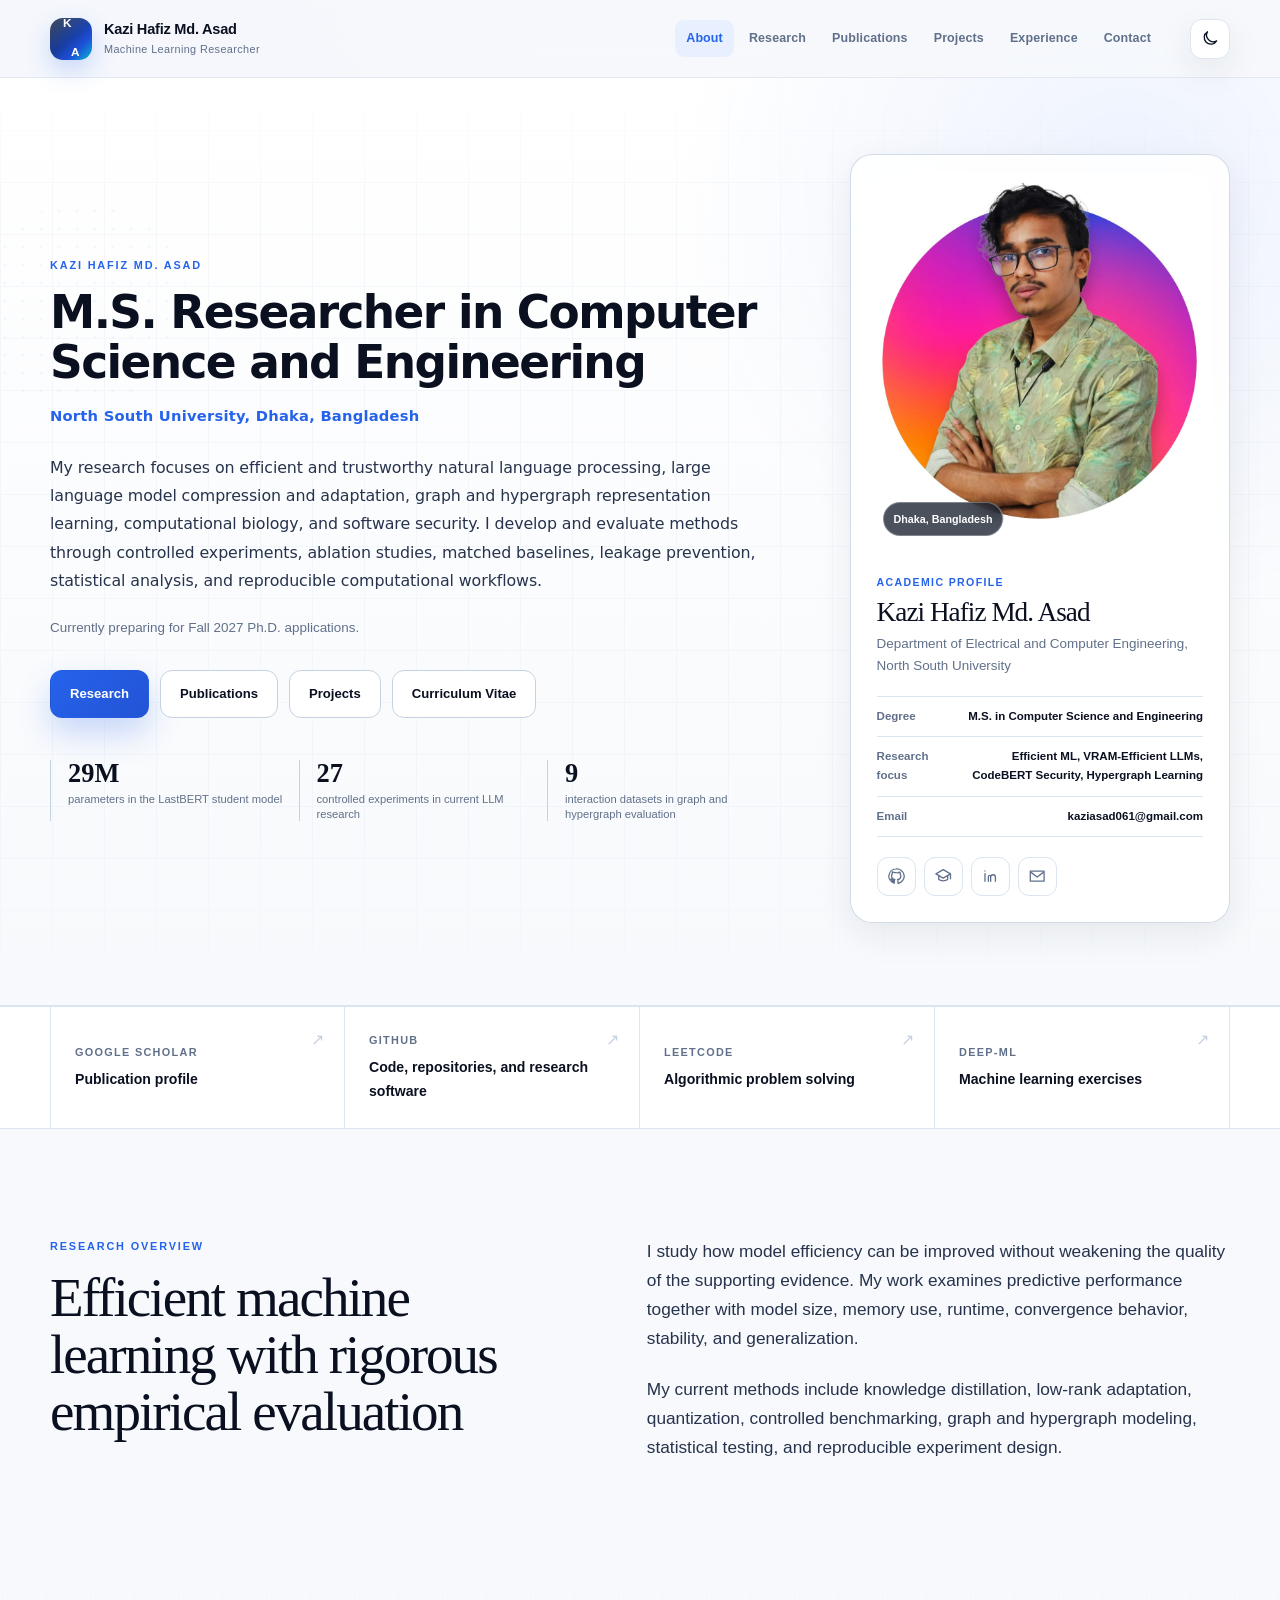
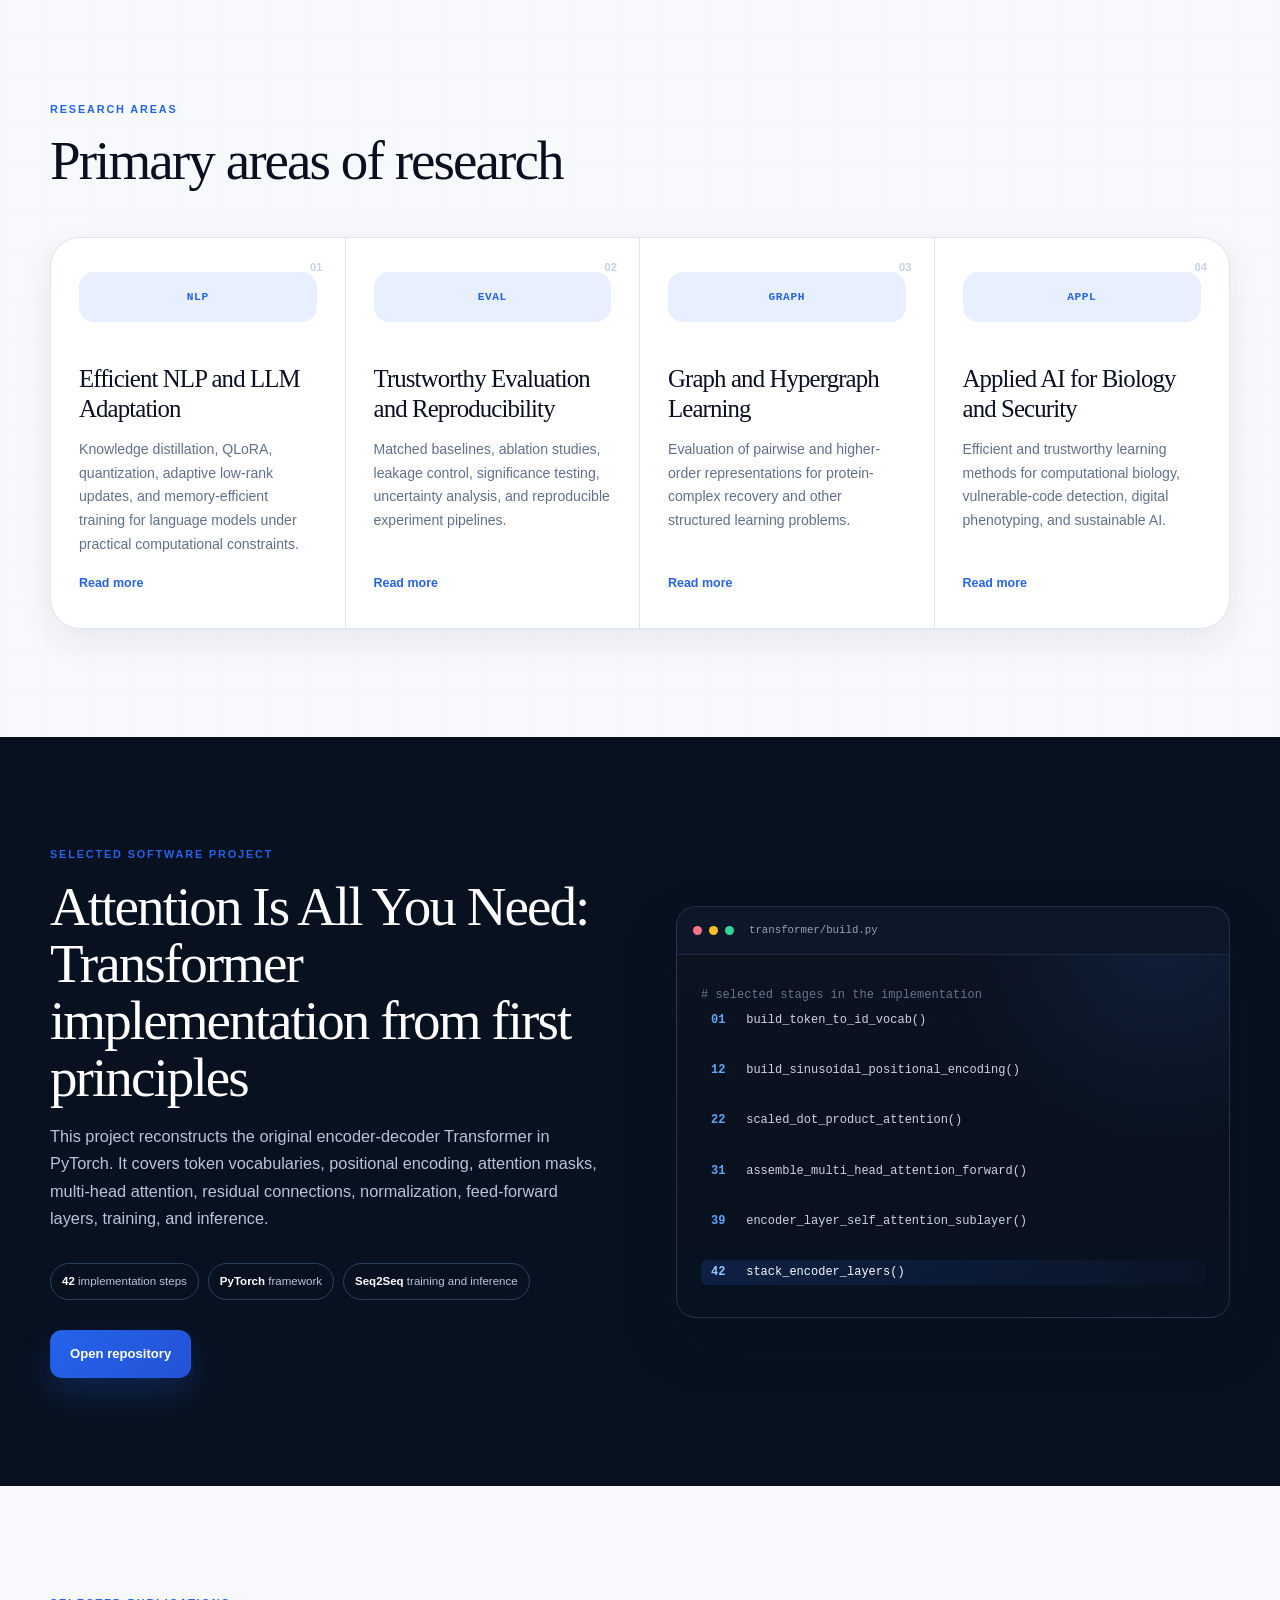
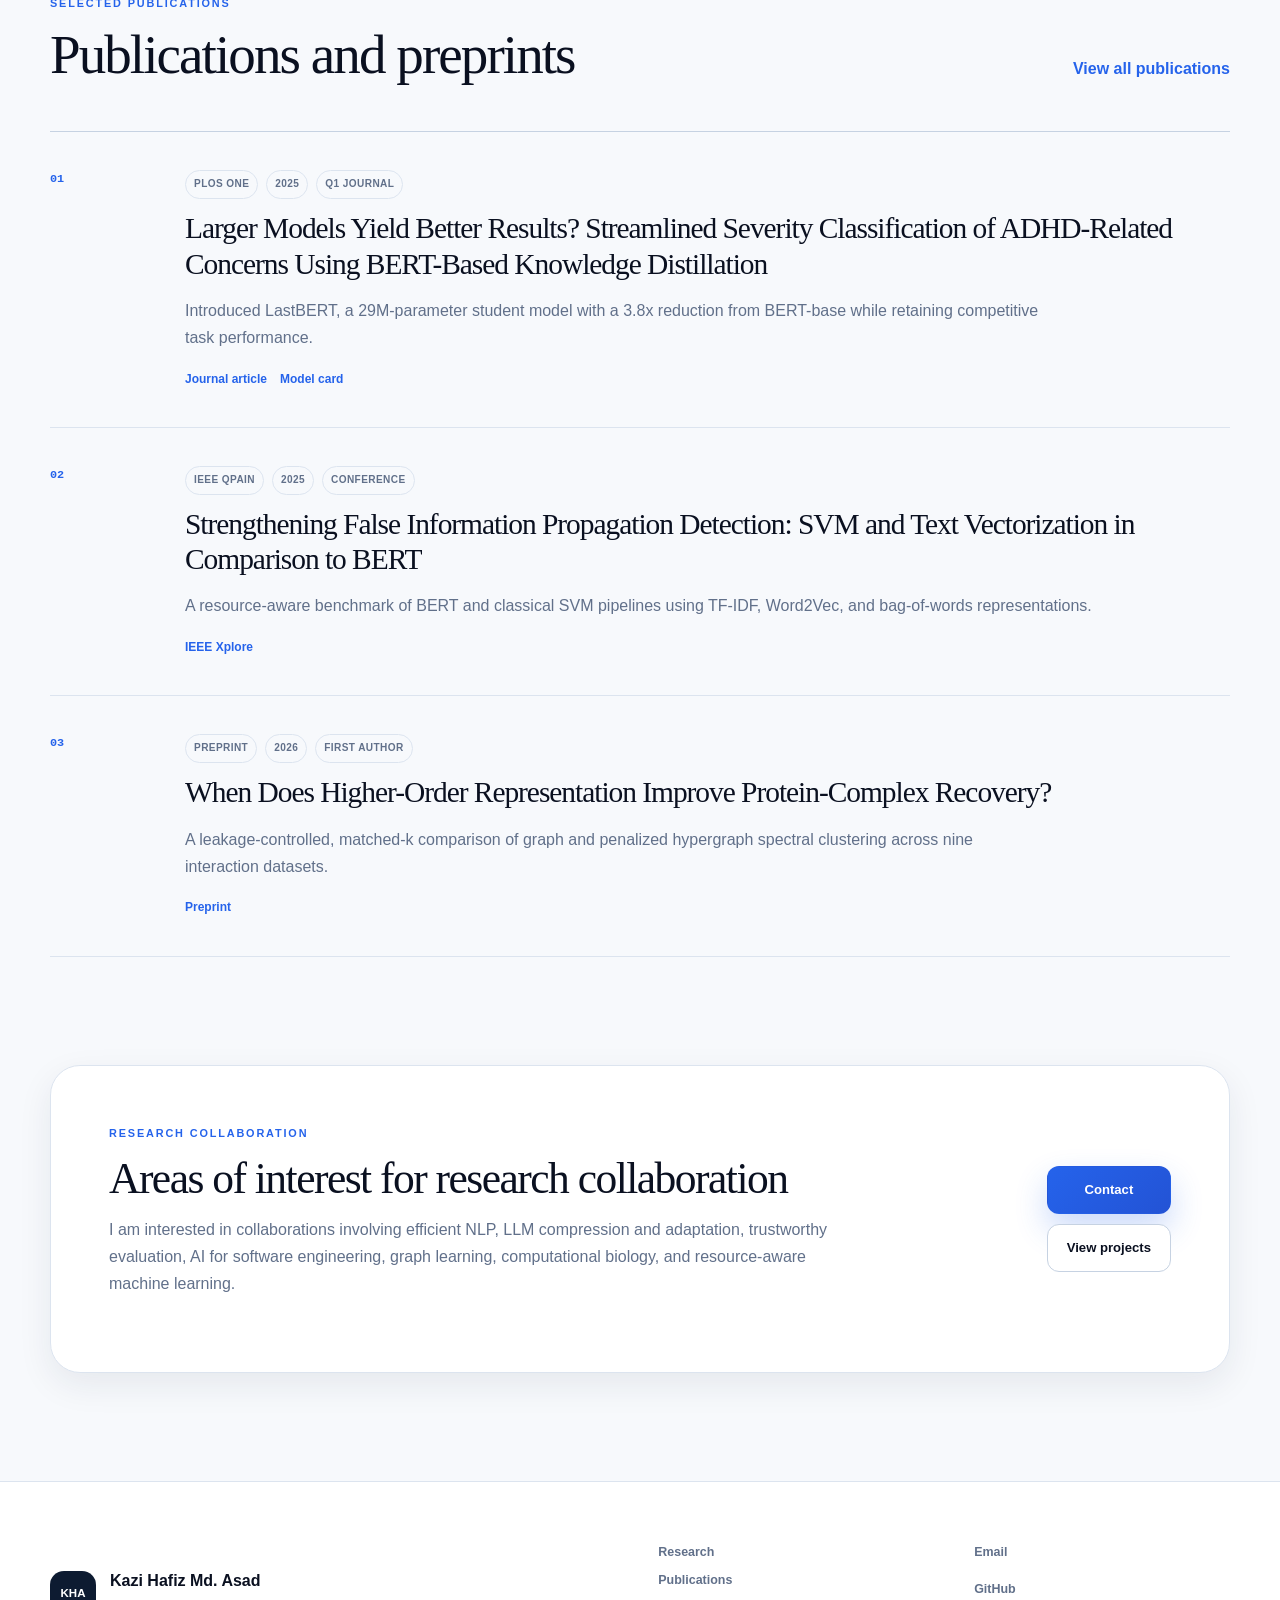
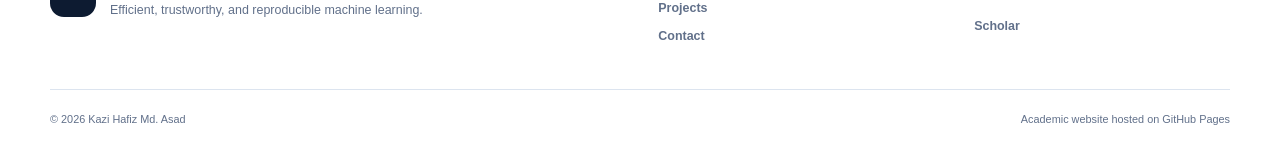
<file: index.html>
<!doctype html>
<html lang="en">
<head>
  <meta charset="utf-8">
  <meta name="viewport" content="width=device-width, initial-scale=1">
  <title>Kazi Hafiz Md. Asad | Academic Website</title>
  <meta name="description" content="Academic website of Kazi Hafiz Md. Asad, an M.S. researcher in Computer Science and Engineering working on efficient and trustworthy machine learning, NLP, LLM adaptation, graph learning, computational biology, and software security.">
  <meta name="author" content="Kazi Hafiz Md. Asad">
  <meta name="theme-color" content="#08111f">
  <meta name="color-scheme" content="light dark">
  <link rel="canonical" href="https://kazi-hafiz-md-asad.github.io/">
  <meta property="og:title" content="Kazi Hafiz Md. Asad | Academic Website">
  <meta property="og:description" content="M.S. researcher in Computer Science and Engineering focused on efficient and trustworthy machine learning.">
  <meta property="og:type" content="website">
  <meta property="og:url" content="https://kazi-hafiz-md-asad.github.io/">
  <meta property="og:site_name" content="Kazi Hafiz Md. Asad">
  <meta name="twitter:card" content="summary">
  <link rel="icon" href="assets/img/favicon.svg" type="image/svg+xml">
  <link rel="manifest" href="site.webmanifest">
  <link rel="stylesheet" href="assets/css/style.css">
  <style>
    .home-academic-hero {
      min-height: auto;
      border-bottom: 1px solid var(--line);
      background:
        radial-gradient(circle at 88% 12%, rgba(37, 99, 235, .08), transparent 32%),
        linear-gradient(180deg, var(--surface), var(--paper));
    }

    .home-academic-hero .hero-grid-bg {
      opacity: .24;
    }

    .home-academic-hero .hero-grid {
      grid-template-columns: minmax(0, 1.25fr) minmax(300px, .65fr);
      gap: 68px;
      padding: 76px 0 82px;
    }

    .home-academic-hero h1 {
      max-width: 760px;
      margin-top: 14px;
      font-family: "Inter", "Avenir Next", "Segoe UI Variable Display", "Segoe UI", system-ui, -apple-system, BlinkMacSystemFont, sans-serif;
      font-size: clamp(2.05rem, 3.55vw, 3.7rem);
      font-weight: 680;
      line-height: 1.09;
      letter-spacing: -.035em;
      text-wrap: balance;
      font-optical-sizing: auto;
      -webkit-font-smoothing: antialiased;
      text-rendering: optimizeLegibility;
    }

    .home-academic-hero .hero-copy {
      position: relative;
      isolation: isolate;
    }

    .home-academic-hero .hero-copy::before {
      content: "";
      position: absolute;
      z-index: -1;
      width: 210px;
      height: 210px;
      top: -54px;
      left: -72px;
      border-radius: 50%;
      background:
        radial-gradient(circle at 50% 50%, rgba(37, 99, 235, .065) 0 1.5px, transparent 1.8px) 0 0 / 18px 18px;
      opacity: .62;
      pointer-events: none;
      animation: researchDrift 18s ease-in-out infinite alternate;
    }

    @keyframes researchDrift {
      from { transform: translate3d(0, 0, 0) rotate(0.001deg); }
      to   { transform: translate3d(18px, 12px, 0) rotate(4deg); }
    }

    .academic-affiliation {
      margin: 17px 0 0;
      color: var(--accent);
      font-family: "Inter", "Avenir Next", "Segoe UI Variable Text", "Segoe UI", system-ui, -apple-system, BlinkMacSystemFont, sans-serif;
      font-size: .92rem;
      font-weight: 650;
      letter-spacing: .015em;
    }

    .home-academic-hero .hero-lead {
      max-width: 800px;
      margin-top: 25px;
      font-family: "Inter", "Avenir Next", "Segoe UI Variable Text", "Segoe UI", system-ui, -apple-system, BlinkMacSystemFont, sans-serif;
      font-size: clamp(.99rem, 1.18vw, 1.08rem);
      font-weight: 400;
      line-height: 1.78;
      letter-spacing: -.006em;
      text-wrap: pretty;
      -webkit-font-smoothing: antialiased;
    }

    .academic-note {
      margin: 22px 0 0;
      color: var(--muted);
      font-size: .84rem;
    }

    .home-academic-hero .hero-actions {
      margin-top: 30px;
    }

    .home-academic-hero .hero-proof {
      margin-top: 42px;
      max-width: 760px;
    }

    .home-academic-hero .profile-panel {
      border-radius: 22px;
      box-shadow: var(--shadow-soft);
    }

    .home-academic-hero .profile-glow {
      display: none;
    }

    .profile-label {
      display: block;
      color: var(--accent);
      font-size: .66rem;
      font-weight: 900;
      letter-spacing: .13em;
      text-transform: uppercase;
    }

    .home-academic-hero .profile-meta li span {
      font-family: inherit;
      font-weight: 700;
    }

    .formal-pillar .pillar-icon {
      width: auto;
      min-width: 50px;
      padding: 0 10px;
      font-family: ui-monospace, SFMono-Regular, Menlo, monospace;
      font-size: .7rem;
      font-weight: 900;
      letter-spacing: .05em;
    }

    .formal-pillar .pillar-card {
      min-height: 390px;
    }

    .formal-pillar .pillar-card h3 {
      margin-top: 42px;
    }

    .home-feature .code-window {
      transform: none;
    }

    .academic-contact-card {
      color: var(--ink);
      border: 1px solid var(--line);
      background: var(--surface);
      box-shadow: var(--shadow-soft);
    }

    .academic-contact-card h2 {
      max-width: 760px;
      color: var(--ink);
      font-size: clamp(1.9rem, 3.4vw, 3rem);
    }

    .academic-contact-card p:not(.eyebrow) {
      color: var(--muted);
    }

    @media (max-width: 980px) {
      .home-academic-hero .hero-grid {
        grid-template-columns: 1fr;
        gap: 48px;
      }

      .home-academic-hero .profile-panel {
        max-width: 470px;
      }
    }


    @media (prefers-reduced-motion: reduce) {
      .home-academic-hero .hero-copy::before {
        animation: none;
      }
    }

    @media (max-width: 640px) {
      .home-academic-hero .hero-grid {
        padding: 58px 0 66px;
      }

      .home-academic-hero h1 {
        font-size: clamp(2rem, 9.4vw, 3rem);
        line-height: 1.12;
      }

      .home-academic-hero .hero-copy::before {
        width: 150px;
        height: 150px;
        top: -30px;
        left: -44px;
        opacity: .42;
      }
    }
  

    
  
    
  </style>
  <script>document.documentElement.classList.add('js');</script>

  <script type="application/ld+json">
  {
    "@context": "https://schema.org",
    "@type": "Person",
    "name": "Kazi Hafiz Md. Asad",
    "url": "https://kazi-hafiz-md-asad.github.io/",
    "jobTitle": "M.S. Researcher in Computer Science and Engineering",
    "affiliation": {
      "@type": "CollegeOrUniversity",
      "name": "North South University"
    },
    "email": "mailto:kazi.asad@northsouth.edu",
    "sameAs": [
      "https://github.com/donnowhattodo",
      "https://linkedin.com/in/kaziasadcse",
      "https://scholar.google.com/citations?user=24zDLJMAAAAJ&hl=en",
      "https://twitter.com/ImKaziAsad",
      "https://leetcode.com/u/ImMasterPutin/",
      "https://www.deep-ml.com/profile/7ysd47LWjIM21Ng2NGWvlmxS0Du1"
    ]
  }
  </script>
</head>
<body>
<a class="skip-link" href="#main">Skip to content</a>
<div class="site-shell">
  <header class="site-header">
    <div class="container nav-wrap">
      <a class="brand" href="index.html" aria-label="Kazi Hafiz Md. Asad home">
        <span class="brand-mark" aria-hidden="true"><span>K</span><span>A</span></span>
        <span class="brand-copy"><strong>Kazi Hafiz Md. Asad</strong><small>Machine Learning Researcher</small></span>
      </a>
      <button class="menu-toggle" type="button" aria-label="Open navigation" aria-expanded="false"><span></span><span></span><span></span></button>
      <nav class="site-nav" aria-label="Primary navigation">
        <a class="nav-link active" href="index.html">About</a>
        <a class="nav-link" href="research.html">Research</a>
        <a class="nav-link" href="publications.html">Publications</a>
        <a class="nav-link" href="projects.html">Projects</a>
        <a class="nav-link" href="experience.html">Experience</a>
        <a class="nav-link" href="contact.html">Contact</a>
      </nav>
      <button class="theme-toggle" type="button" aria-label="Toggle color theme">
        <svg class="sun" viewBox="0 0 24 24" aria-hidden="true"><circle cx="12" cy="12" r="4"/><path d="M12 2v2M12 20v2M4.93 4.93l1.42 1.42M17.66 17.66l1.41 1.41M2 12h2M20 12h2M4.93 19.07l1.42-1.42M17.66 6.34l1.41-1.41"/></svg>
        <svg class="moon" viewBox="0 0 24 24" aria-hidden="true"><path d="M20.4 15.5A8.7 8.7 0 0 1 8.5 3.6a8.7 8.7 0 1 0 11.9 11.9Z"/></svg>
      </button>
    </div>
  </header>

  <main id="main">
    <section class="hero hero-home home-academic-hero">
      <div class="hero-grid-bg" aria-hidden="true"></div>
      <div class="container hero-grid">
        <div class="hero-copy reveal">
          <p class="eyebrow">Kazi Hafiz Md. Asad</p>
          <h1>M.S. Researcher in Computer Science and Engineering</h1>
          <p class="academic-affiliation">North South University, Dhaka, Bangladesh</p>
          <p class="hero-lead">My research focuses on efficient and trustworthy natural language processing, large language model compression and adaptation, graph and hypergraph representation learning, computational biology, and software security. I develop and evaluate methods through controlled experiments, ablation studies, matched baselines, leakage prevention, statistical analysis, and reproducible computational workflows.</p>
          <p class="academic-note">Currently preparing for Fall 2027 Ph.D. applications.</p>
          <div class="hero-actions">
            <a class="button primary" href="research.html">Research</a>
            <a class="button ghost" href="publications.html">Publications</a>
            <a class="button ghost" href="projects.html">Projects</a>
            <a class="button ghost cv-link" href="#" hidden>Curriculum Vitae</a>
          </div>
          <div class="hero-proof" aria-label="Selected research facts">
            <div><strong>29M</strong><span>parameters in the LastBERT student model</span></div>
            <div><strong>27</strong><span>controlled experiments in current LLM research</span></div>
            <div><strong>9</strong><span>interaction datasets in graph and hypergraph evaluation</span></div>
          </div>
        </div>

        <aside class="profile-panel reveal" aria-label="Academic profile">
          <div class="portrait-wrap">
            <img class="profile-image" src="assets/img/profile-placeholder.svg" alt="Profile placeholder for Kazi Hafiz Md. Asad" data-profile-image>
            <span class="portrait-label">Dhaka, Bangladesh</span>
          </div>
          <div class="profile-meta">
            <span class="profile-label">Academic profile</span>
            <h2>Kazi Hafiz Md. Asad</h2>
            <p>Department of Electrical and Computer Engineering, North South University</p>
            <ul>
              <li><span>Degree</span><strong>M.S. in Computer Science and Engineering</strong></li>
              <li><span>Research focus</span><strong>Efficient ML, VRAM-Efficient LLMs, CodeBERT Security, Hypergraph Learning</strong></li>
              <li><span>Email</span><strong>kaziasad061@gmail.com</strong></li>
            </ul>
          </div>
          <div class="quick-links">
            <a href="https://github.com/donnowhattodo" target="_blank" rel="noopener" aria-label="GitHub"><svg viewBox="0 0 24 24" aria-hidden="true"><path d="M12 2.5a9.5 9.5 0 0 0-3 18.52c.48.09.65-.2.65-.46v-1.68c-2.66.58-3.22-1.13-3.22-1.13-.43-1.11-1.06-1.4-1.06-1.4-.87-.6.07-.59.07-.59.96.07 1.47.99 1.47.99.86 1.47 2.25 1.05 2.8.8.09-.63.34-1.05.61-1.29-2.12-.24-4.35-1.06-4.35-4.7 0-1.04.37-1.9.99-2.56-.1-.24-.43-1.21.09-2.52 0 0 .8-.26 2.61.98A9.1 9.1 0 0 1 12 7.34c.81 0 1.61.11 2.37.32 1.81-1.24 2.61-.98 2.61-.98.52 1.31.19 2.28.09 2.52.62.66.99 1.52.99 2.56 0 3.65-2.23 4.45-4.36 4.69.34.3.65.88.65 1.77v2.54c0 .26.17.56.66.46A9.5 9.5 0 0 0 12 2.5Z"/></svg></a>
            <a href="https://scholar.google.com/citations?user=24zDLJMAAAAJ&hl=en" target="_blank" rel="noopener" aria-label="Google Scholar"><svg viewBox="0 0 24 24" aria-hidden="true"><path d="m2.5 9 9.5-5.5L21.5 9 12 14.5z"/><path d="M6.2 11.2v5.2c2.8 2.2 8.8 2.2 11.6 0v-5.2M21.5 9v6.4"/></svg></a>
            <a href="https://linkedin.com/in/kaziasadcse" target="_blank" rel="noopener" aria-label="LinkedIn"><svg viewBox="0 0 24 24" aria-hidden="true"><path d="M5.2 8.6v10M5.2 5.2v.1M9.6 18.6v-5.5c0-2.4 3-3.2 3-0.2v5.7M12.6 13.1c.2-3.9 6.2-4.2 6.2.3v5.2"/></svg></a>
            <a href="mailto:kaziasad061@gmail.com" aria-label="Email"><svg viewBox="0 0 24 24" aria-hidden="true"><path d="M3 5.5h18v13H3z"/><path d="m4 7 8 6 8-6"/></svg></a>
          </div>
        </aside>
      </div>
    </section>

    <section class="signal-strip" aria-label="Academic and technical profiles">
      <div class="container signal-grid reveal">
        <a href="https://scholar.google.com/citations?user=24zDLJMAAAAJ&hl=en" target="_blank" rel="noopener"><span>Google Scholar</span><strong>Publication profile</strong></a>
        <a href="https://github.com/donnowhattodo" target="_blank" rel="noopener"><span>GitHub</span><strong>Code, repositories, and research software</strong></a>
        <a href="https://leetcode.com/u/ImMasterPutin/" target="_blank" rel="noopener"><span>LeetCode</span><strong>Algorithmic problem solving</strong></a>
        <a href="https://www.deep-ml.com/profile/7ysd47LWjIM21Ng2NGWvlmxS0Du1" target="_blank" rel="noopener"><span>Deep-ML</span><strong>Machine learning exercises</strong></a>
      </div>
    </section>

    <section class="section intro-section">
      <div class="container editorial-split reveal">
        <div>
          <p class="eyebrow">Research overview</p>
          <h2>Efficient machine learning with rigorous empirical evaluation</h2>
        </div>
        <div class="prose-large">
          <p>I study how model efficiency can be improved without weakening the quality of the supporting evidence. My work examines predictive performance together with model size, memory use, runtime, convergence behavior, stability, and generalization.</p>
          <p>My current methods include knowledge distillation, low-rank adaptation, quantization, controlled benchmarking, graph and hypergraph modeling, statistical testing, and reproducible experiment design.</p>
        </div>
      </div>
    </section>

    <section class="section section-grid formal-pillar">
      <div class="container">
        <div class="section-heading reveal">
          <p class="eyebrow">Research areas</p>
          <h2>Primary areas of research</h2>
        </div>
        <div class="pillar-grid">
          <article class="pillar-card reveal">
            <span class="pillar-no">01</span>
            <div class="pillar-icon">NLP</div>
            <h3>Efficient NLP and LLM Adaptation</h3>
            <p>Knowledge distillation, QLoRA, quantization, adaptive low-rank updates, and memory-efficient training for language models under practical computational constraints.</p>
            <a href="research.html#efficient-nlp">Read more</a>
          </article>
          <article class="pillar-card reveal">
            <span class="pillar-no">02</span>
            <div class="pillar-icon">EVAL</div>
            <h3>Trustworthy Evaluation and Reproducibility</h3>
            <p>Matched baselines, ablation studies, leakage control, significance testing, uncertainty analysis, and reproducible experiment pipelines.</p>
            <a href="research.html#trustworthy-evaluation">Read more</a>
          </article>
          <article class="pillar-card reveal">
            <span class="pillar-no">03</span>
            <div class="pillar-icon">GRAPH</div>
            <h3>Graph and Hypergraph Learning</h3>
            <p>Evaluation of pairwise and higher-order representations for protein-complex recovery and other structured learning problems.</p>
            <a href="research.html#higher-order">Read more</a>
          </article>
          <article class="pillar-card reveal">
            <span class="pillar-no">04</span>
            <div class="pillar-icon">APPL</div>
            <h3>Applied AI for Biology and Security</h3>
            <p>Efficient and trustworthy learning methods for computational biology, vulnerable-code detection, digital phenotyping, and sustainable AI.</p>
            <a href="research.html#applied-ai">Read more</a>
          </article>
        </div>
      </div>
    </section>

    <section class="section feature-section home-feature">
      <div class="container feature-grid reveal">
        <div class="feature-copy">
          <p class="eyebrow">Selected software project</p>
          <h2>Attention Is All You Need: Transformer implementation from first principles</h2>
          <p>This project reconstructs the original encoder-decoder Transformer in PyTorch. It covers token vocabularies, positional encoding, attention masks, multi-head attention, residual connections, normalization, feed-forward layers, training, and inference.</p>
          <div class="feature-stats">
            <span><strong>42</strong> implementation steps</span>
            <span><strong>PyTorch</strong> framework</span>
            <span><strong>Seq2Seq</strong> training and inference</span>
          </div>
          <a class="button primary" href="https://github.com/donnowhattodo/attention-is-all-you-need-build-the-transformer-from-scratch" target="_blank" rel="noopener">Open repository</a>
        </div>
        <div class="code-window" aria-label="Transformer implementation roadmap preview">
          <div class="code-window-bar"><span></span><span></span><span></span><code>transformer/build.py</code></div>
          <pre><code><span class="code-comment"># selected stages in the implementation</span>
<span class="code-line"><b>01</b> build_token_to_id_vocab()</span>
<span class="code-line"><b>12</b> build_sinusoidal_positional_encoding()</span>
<span class="code-line"><b>22</b> scaled_dot_product_attention()</span>
<span class="code-line"><b>31</b> assemble_multi_head_attention_forward()</span>
<span class="code-line"><b>39</b> encoder_layer_self_attention_sublayer()</span>
<span class="code-line active"><b>42</b> stack_encoder_layers()</span></code></pre>
        </div>
      </div>
    </section>

    <section class="section">
      <div class="container">
        <div class="section-heading with-action reveal">
          <div>
            <p class="eyebrow">Selected publications</p>
            <h2>Publications and preprints</h2>
          </div>
          <a class="text-link" href="publications.html">View all publications</a>
        </div>
        <div class="publication-stack">
          <article class="pub-row reveal">
            <div class="pub-index">01</div>
            <div class="pub-body">
              <div class="pub-meta"><span>PLOS ONE</span><span>2025</span><span>Q1 Journal</span></div>
              <h3>Larger Models Yield Better Results? Streamlined Severity Classification of ADHD-Related Concerns Using BERT-Based Knowledge Distillation</h3>
              <p>Introduced LastBERT, a 29M-parameter student model with a 3.8x reduction from BERT-base while retaining competitive task performance.</p>
              <div class="pub-actions"><a href="https://journals.plos.org/plosone/article?id=10.1371/journal.pone.0315829" target="_blank" rel="noopener">Journal article</a><a href="https://huggingface.co/Peraboom/LastBERT" target="_blank" rel="noopener">Model card</a></div>
            </div>
          </article>
          <article class="pub-row reveal">
            <div class="pub-index">02</div>
            <div class="pub-body">
              <div class="pub-meta"><span>IEEE QPAIN</span><span>2025</span><span>Conference</span></div>
              <h3>Strengthening False Information Propagation Detection: SVM and Text Vectorization in Comparison to BERT</h3>
              <p>A resource-aware benchmark of BERT and classical SVM pipelines using TF-IDF, Word2Vec, and bag-of-words representations.</p>
              <div class="pub-actions"><a href="https://ieeexplore.ieee.org/document/11171942" target="_blank" rel="noopener">IEEE Xplore</a></div>
            </div>
          </article>
          <article class="pub-row reveal">
            <div class="pub-index">03</div>
            <div class="pub-body">
              <div class="pub-meta"><span>Preprint</span><span>2026</span><span>First Author</span></div>
              <h3>When Does Higher-Order Representation Improve Protein-Complex Recovery?</h3>
              <p>A leakage-controlled, matched-k comparison of graph and penalized hypergraph spectral clustering across nine interaction datasets.</p>
              <div class="pub-actions"><a href="https://doi.org/10.5281/zenodo.21651589" target="_blank" rel="noopener">Preprint</a></div>
            </div>
          </article>
        </div>
      </div>
    </section>

    <section class="section collaboration-section">
      <div class="container collaboration-card academic-contact-card reveal">
        <div>
          <p class="eyebrow">Research collaboration</p>
          <h2>Areas of interest for research collaboration</h2>
          <p>I am interested in collaborations involving efficient NLP, LLM compression and adaptation, trustworthy evaluation, AI for software engineering, graph learning, computational biology, and resource-aware machine learning.</p>
        </div>
        <div class="collaboration-actions">
          <a class="button primary" href="contact.html">Contact</a>
          <a class="button ghost" href="projects.html">View projects</a>
        </div>
      </div>
    </section>
  </main>

  <footer class="site-footer">
    <div class="container footer-main">
      <div class="footer-identity">
        <span class="footer-monogram">KHA</span>
        <div><strong>Kazi Hafiz Md. Asad</strong><p>Efficient, trustworthy, and reproducible machine learning.</p></div>
      </div>
      <div class="footer-nav">
        <a href="research.html">Research</a>
        <a href="publications.html">Publications</a>
        <a href="projects.html">Projects</a>
        <a href="contact.html">Contact</a>
      </div>
      <div class="footer-social">
        <a href="mailto:kazi.asad@northsouth.edu">Email</a>
        <a href="https://github.com/donnowhattodo" target="_blank" rel="noopener">GitHub</a>
        <a href="https://scholar.google.com/citations?user=24zDLJMAAAAJ&hl=en" target="_blank" rel="noopener">Scholar</a>
      </div>
    </div>
    <div class="container footer-bottom"><span>© <span data-current-year></span> Kazi Hafiz Md. Asad</span><span>Academic website hosted on GitHub Pages</span></div>
  </footer>
</div>
<script src="assets/js/site-config.js"></script>
<script src="assets/js/main.js"></script>
<script src="assets/js/research-field.js" defer></script>

</body>
</html>
</file>
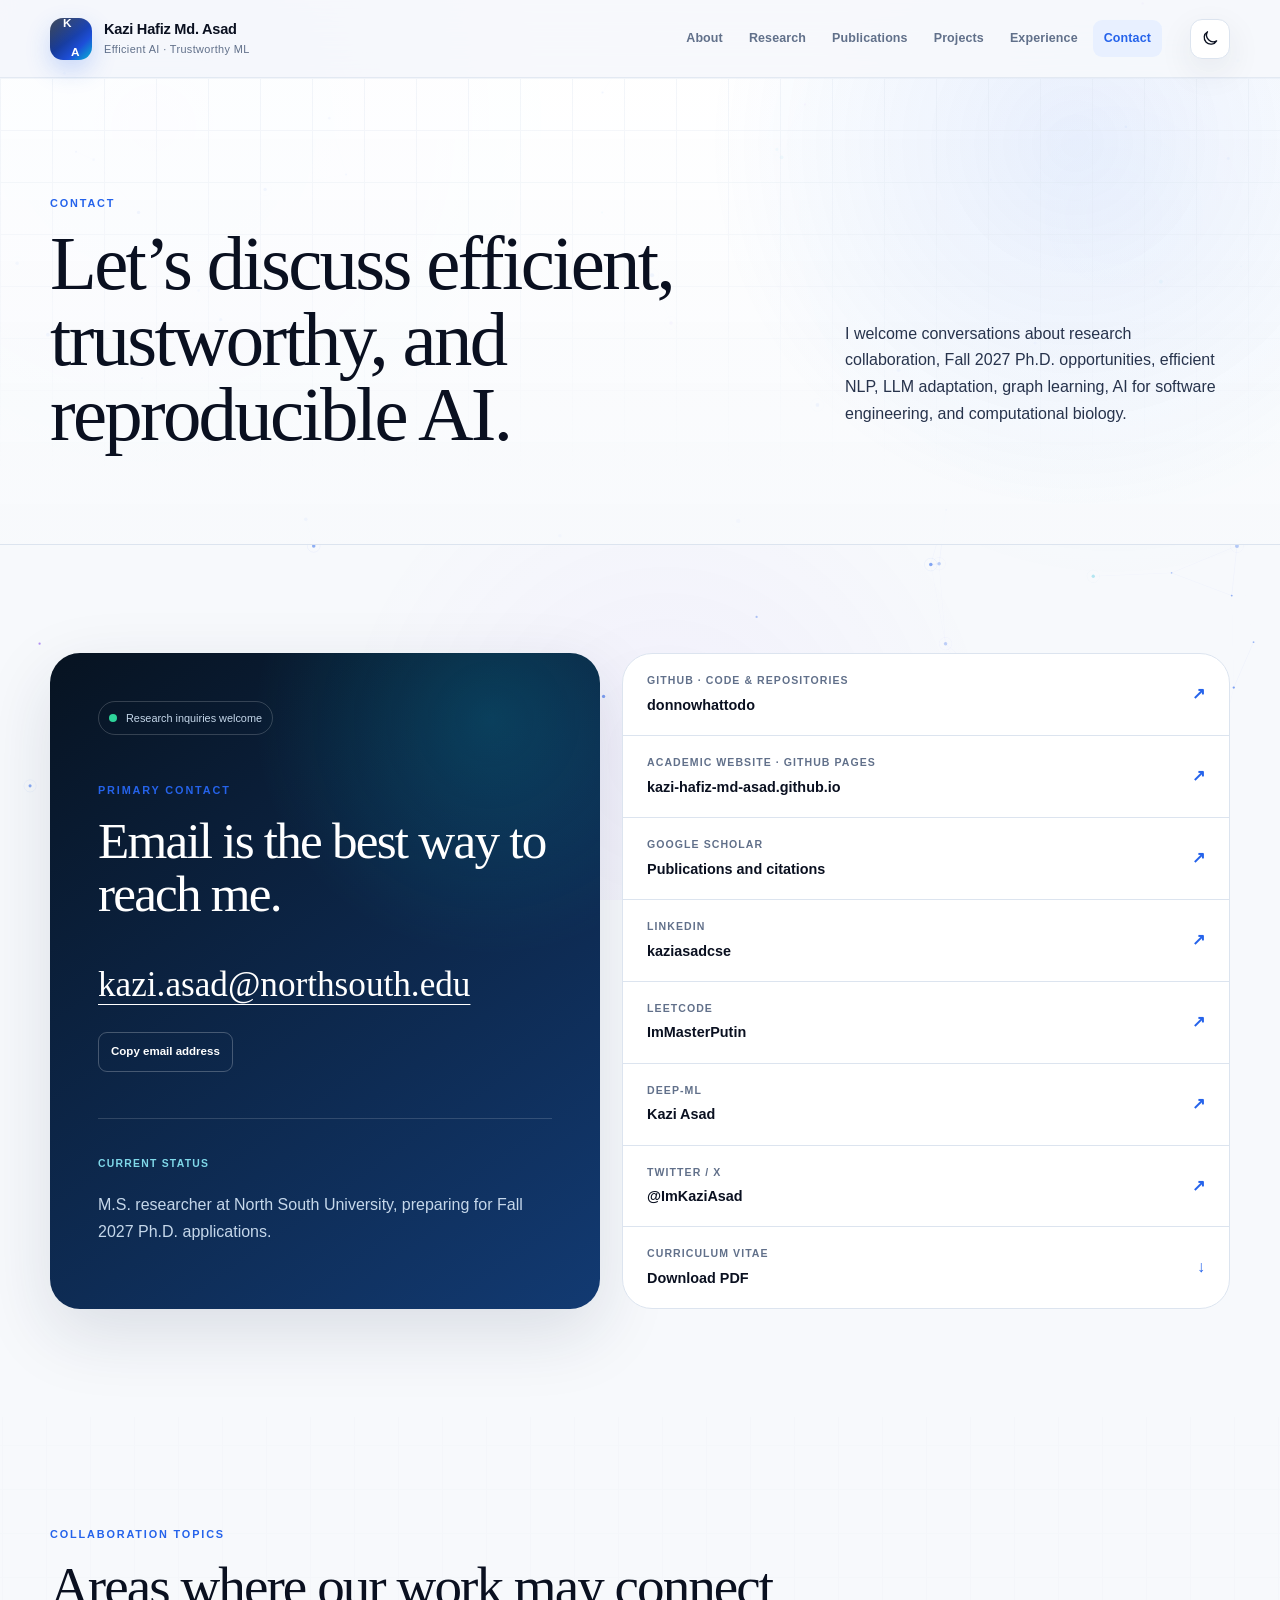
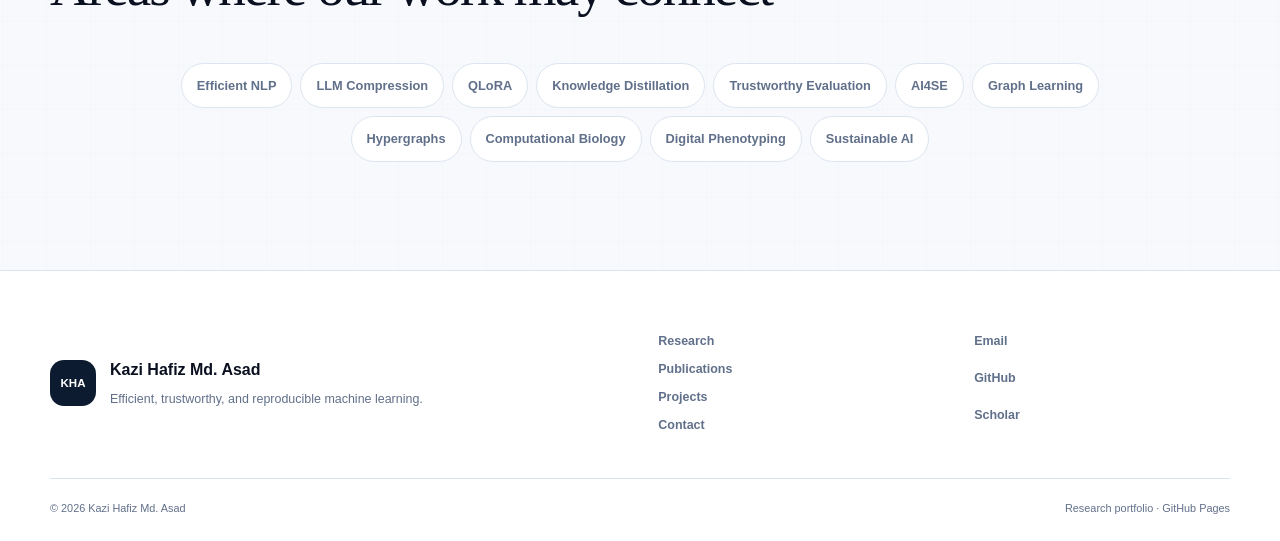
<file: contact.html>
<!doctype html>
<html lang="en">
<head>
  <meta charset="utf-8">
  <meta name="viewport" content="width=device-width, initial-scale=1">
  <title>Contact · Kazi Hafiz Md. Asad</title>
  <meta name="description" content="Contact Kazi Hafiz Md. Asad for research collaboration and Ph.D. opportunities.">
  <meta name="author" content="Kazi Hafiz Md. Asad">
  <meta name="theme-color" content="#08111f">
  <meta name="color-scheme" content="light dark">
  <link rel="canonical" href="https://kazi-hafiz-md-asad.github.io/contact.html">
  <meta property="og:title" content="Contact · Kazi Hafiz Md. Asad">
  <meta property="og:description" content="Contact Kazi Hafiz Md. Asad for research collaboration and Ph.D. opportunities.">
  <meta property="og:type" content="website">
  <meta property="og:url" content="https://kazi-hafiz-md-asad.github.io/contact.html">
  <meta property="og:site_name" content="Kazi Hafiz Md. Asad">
  <meta name="twitter:card" content="summary">
  <link rel="icon" href="assets/img/favicon.svg" type="image/svg+xml">
  <link rel="manifest" href="site.webmanifest">
  <link rel="stylesheet" href="assets/css/style.css">
  <script>document.documentElement.classList.add('js');</script>
</head>
<body>
<a class="skip-link" href="#main">Skip to content</a>
<div class="site-shell">
  <header class="site-header">
    <div class="container nav-wrap">
      <a class="brand" href="index.html" aria-label="Kazi Hafiz Md. Asad home">
        <span class="brand-mark" aria-hidden="true"><span>K</span><span>A</span></span>
        <span class="brand-copy"><strong>Kazi Hafiz Md. Asad</strong><small>Efficient AI · Trustworthy ML</small></span>
      </a>
      <button class="menu-toggle" type="button" aria-label="Open navigation" aria-expanded="false"><span></span><span></span><span></span></button>
      <nav class="site-nav" aria-label="Primary navigation"><a class="nav-link" href="index.html">About</a><a class="nav-link" href="research.html">Research</a><a class="nav-link" href="publications.html">Publications</a><a class="nav-link" href="projects.html">Projects</a><a class="nav-link" href="experience.html">Experience</a><a class="nav-link active" href="contact.html">Contact</a></nav>
      <button class="theme-toggle" type="button" aria-label="Toggle color theme"><svg class="sun" viewBox="0 0 24 24" aria-hidden="true"><circle cx="12" cy="12" r="4"/><path d="M12 2v2M12 20v2M4.93 4.93l1.42 1.42M17.66 17.66l1.41 1.41M2 12h2M20 12h2M4.93 19.07l1.42-1.42M17.66 6.34l1.41-1.41"/></svg><svg class="moon" viewBox="0 0 24 24" aria-hidden="true"><path d="M20.4 15.5A8.7 8.7 0 0 1 8.5 3.6a8.7 8.7 0 1 0 11.9 11.9Z"/></svg></button>
    </div>
  </header>
  <main id="main">
<section class="page-hero contact-hero"><div class="container page-hero-grid"><div class="reveal"><p class="eyebrow">Contact</p><h1>Let’s discuss efficient, trustworthy, and reproducible AI.</h1></div><div class="page-hero-aside reveal"><p>I welcome conversations about research collaboration, Fall 2027 Ph.D. opportunities, efficient NLP, LLM adaptation, graph learning, AI for software engineering, and computational biology.</p></div></div></section>
<section class="section"><div class="container contact-layout">
  <div class="contact-card reveal"><div class="contact-status"><span></span>Research inquiries welcome</div><p class="eyebrow">Primary contact</p><h2>Email is the best way to reach me.</h2><a class="contact-email" href="mailto:kazi.asad@northsouth.edu">kazi.asad@northsouth.edu</a><button class="copy-button" type="button" data-copy-email>Copy email address</button><div class="contact-context"><span>Current status</span><p>M.S. researcher at North South University, preparing for Fall 2027 Ph.D. applications.</p></div></div>
  <div class="profile-directory reveal">
    <a href="https://github.com/donnowhattodo" target="_blank" rel="noopener"><div><span>GitHub · Code &amp; repositories</span><strong>donnowhattodo</strong></div><b>↗</b></a>
    <a href="https://kazi-hafiz-md-asad.github.io/" target="_blank" rel="noopener"><div><span>Academic website · GitHub Pages</span><strong>kazi-hafiz-md-asad.github.io</strong></div><b>↗</b></a>
    <a href="https://scholar.google.com/citations?user=24zDLJMAAAAJ&hl=en" target="_blank" rel="noopener"><div><span>Google Scholar</span><strong>Publications and citations</strong></div><b>↗</b></a>
    <a href="https://linkedin.com/in/kaziasadcse" target="_blank" rel="noopener"><div><span>LinkedIn</span><strong>kaziasadcse</strong></div><b>↗</b></a>
    <a href="https://leetcode.com/u/ImMasterPutin/" target="_blank" rel="noopener"><div><span>LeetCode</span><strong>ImMasterPutin</strong></div><b>↗</b></a>
    <a href="https://www.deep-ml.com/profile/7ysd47LWjIM21Ng2NGWvlmxS0Du1" target="_blank" rel="noopener"><div><span>Deep-ML</span><strong>Kazi Asad</strong></div><b>↗</b></a>
    <a href="https://twitter.com/ImKaziAsad" target="_blank" rel="noopener"><div><span>Twitter / X</span><strong>@ImKaziAsad</strong></div><b>↗</b></a>
    <a class="cv-link" href="#" hidden><div><span>Curriculum Vitae</span><strong>Download PDF</strong></div><b>↓</b></a>
  </div>
</div></section>
<section class="section section-grid"><div class="container"><div class="section-heading reveal"><p class="eyebrow">Collaboration topics</p><h2>Areas where our work may connect</h2></div><div class="topic-cloud reveal"><span>Efficient NLP</span><span>LLM Compression</span><span>QLoRA</span><span>Knowledge Distillation</span><span>Trustworthy Evaluation</span><span>AI4SE</span><span>Graph Learning</span><span>Hypergraphs</span><span>Computational Biology</span><span>Digital Phenotyping</span><span>Sustainable AI</span></div></div></section>
  </main>
  <footer class="site-footer">
    <div class="container footer-main">
      <div class="footer-identity">
        <span class="footer-monogram">KHA</span>
        <div><strong>Kazi Hafiz Md. Asad</strong><p>Efficient, trustworthy, and reproducible machine learning.</p></div>
      </div>
      <div class="footer-nav">
        <a href="research.html">Research</a><a href="publications.html">Publications</a><a href="projects.html">Projects</a><a href="contact.html">Contact</a>
      </div>
      <div class="footer-social">
        <a href="mailto:kazi.asad@northsouth.edu">Email</a>
        <a href="https://github.com/donnowhattodo" target="_blank" rel="noopener">GitHub</a>
        <a href="https://scholar.google.com/citations?user=24zDLJMAAAAJ&hl=en" target="_blank" rel="noopener">Scholar</a>
      </div>
    </div>
    <div class="container footer-bottom"><span>© <span data-current-year></span> Kazi Hafiz Md. Asad</span><span>Research portfolio · GitHub Pages</span></div>
  </footer>
</div>
<script src="assets/js/site-config.js"></script>
<script src="assets/js/main.js"></script>
<script src="assets/js/research-field.js" defer></script>
</body>
</html>
</file>
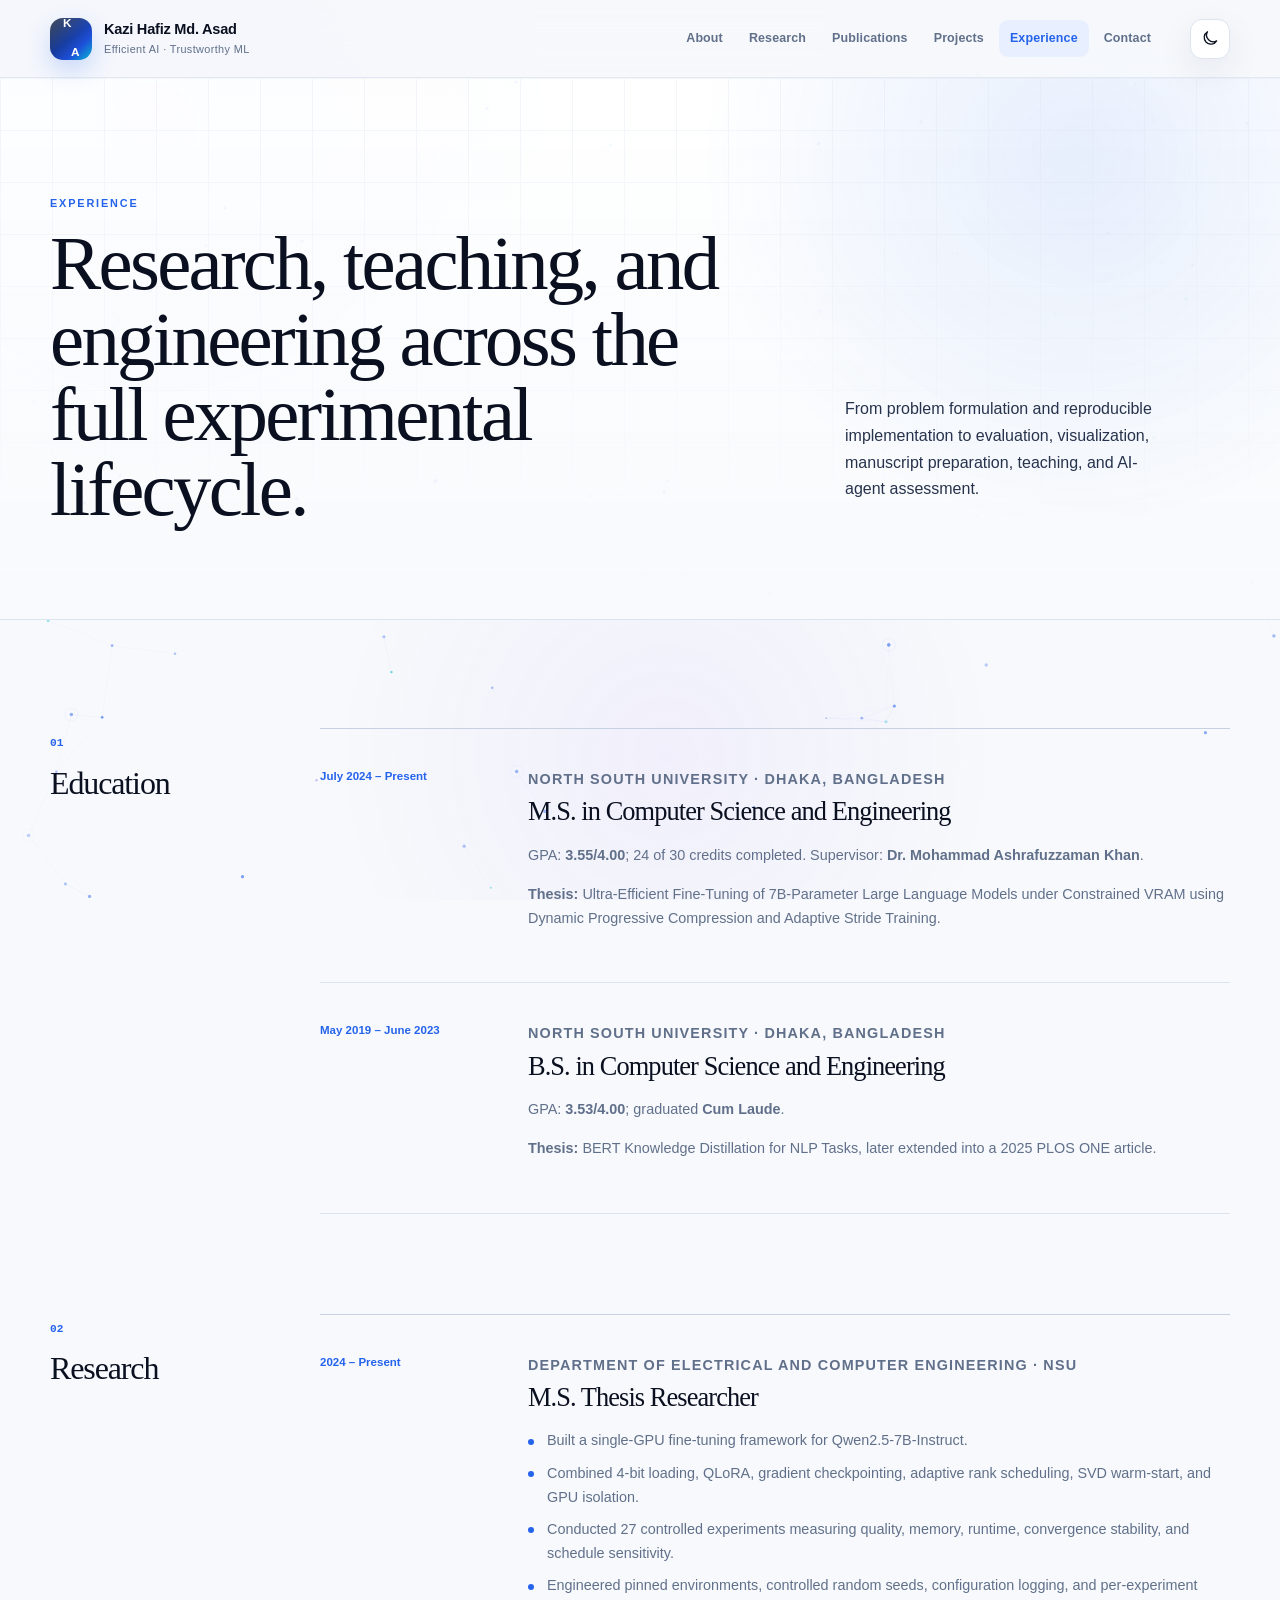
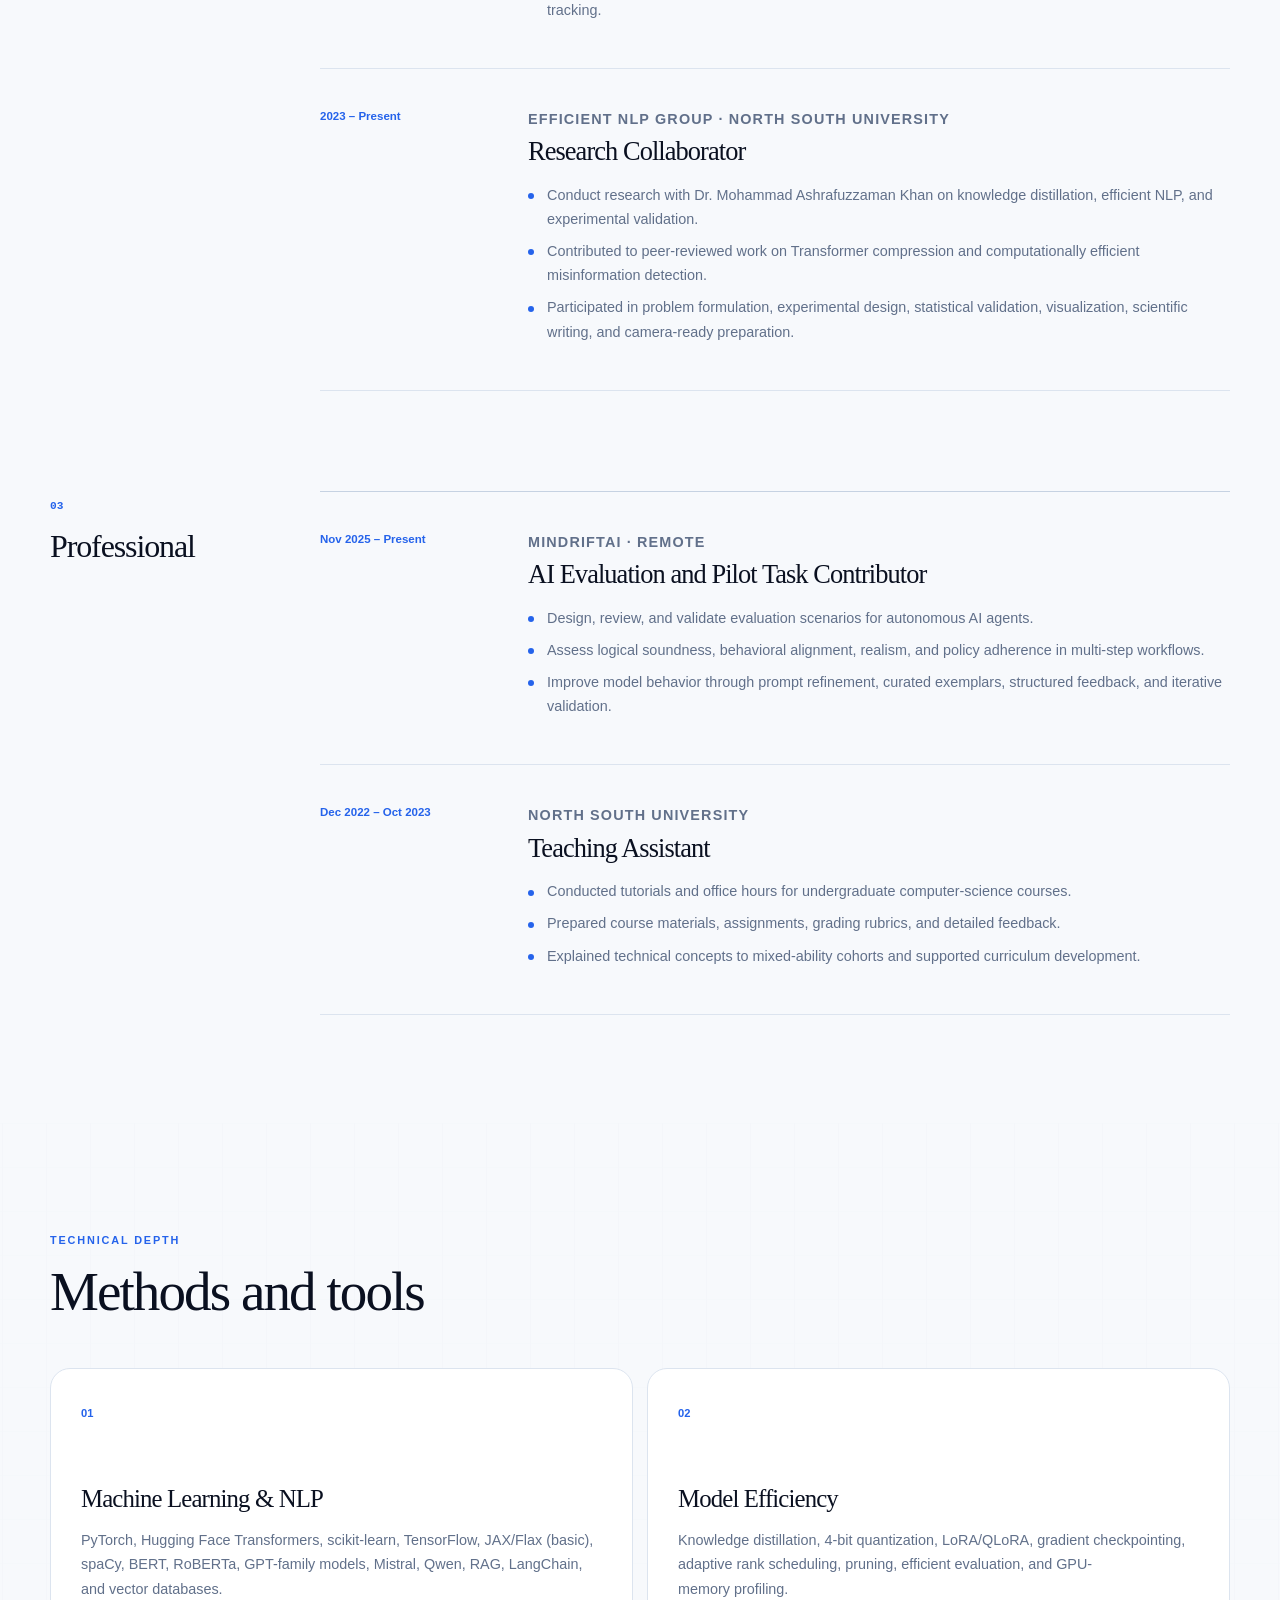
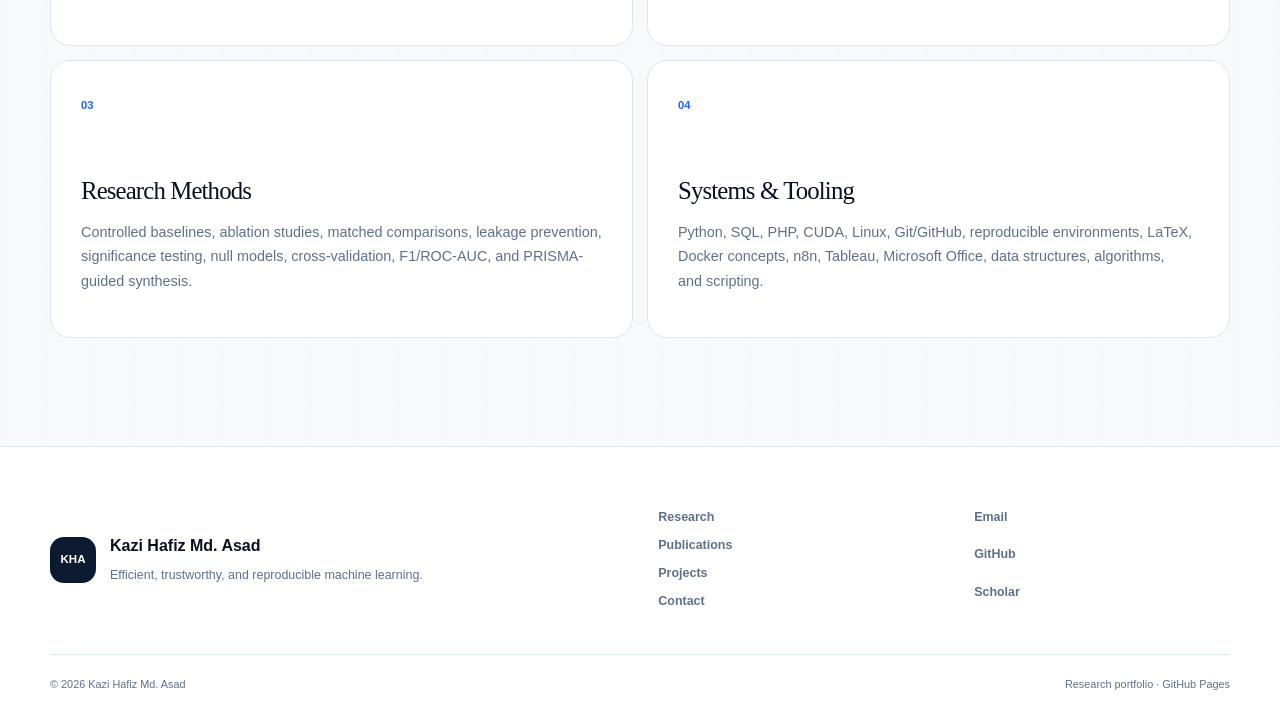
<file: experience.html>
<!doctype html>
<html lang="en">
<head>
  <meta charset="utf-8">
  <meta name="viewport" content="width=device-width, initial-scale=1">
  <title>Experience · Kazi Hafiz Md. Asad</title>
  <meta name="description" content="Education, research experience, professional experience, teaching, and technical skills of Kazi Hafiz Md. Asad.">
  <meta name="author" content="Kazi Hafiz Md. Asad">
  <meta name="theme-color" content="#08111f">
  <meta name="color-scheme" content="light dark">
  <link rel="canonical" href="https://kazi-hafiz-md-asad.github.io/experience.html">
  <meta property="og:title" content="Experience · Kazi Hafiz Md. Asad">
  <meta property="og:description" content="Education, research experience, professional experience, teaching, and technical skills of Kazi Hafiz Md. Asad.">
  <meta property="og:type" content="website">
  <meta property="og:url" content="https://kazi-hafiz-md-asad.github.io/experience.html">
  <meta property="og:site_name" content="Kazi Hafiz Md. Asad">
  <meta name="twitter:card" content="summary">
  <link rel="icon" href="assets/img/favicon.svg" type="image/svg+xml">
  <link rel="manifest" href="site.webmanifest">
  <link rel="stylesheet" href="assets/css/style.css">
  <script>document.documentElement.classList.add('js');</script>
</head>
<body>
<a class="skip-link" href="#main">Skip to content</a>
<div class="site-shell">
  <header class="site-header">
    <div class="container nav-wrap">
      <a class="brand" href="index.html" aria-label="Kazi Hafiz Md. Asad home">
        <span class="brand-mark" aria-hidden="true"><span>K</span><span>A</span></span>
        <span class="brand-copy"><strong>Kazi Hafiz Md. Asad</strong><small>Efficient AI · Trustworthy ML</small></span>
      </a>
      <button class="menu-toggle" type="button" aria-label="Open navigation" aria-expanded="false"><span></span><span></span><span></span></button>
      <nav class="site-nav" aria-label="Primary navigation"><a class="nav-link" href="index.html">About</a><a class="nav-link" href="research.html">Research</a><a class="nav-link" href="publications.html">Publications</a><a class="nav-link" href="projects.html">Projects</a><a class="nav-link active" href="experience.html">Experience</a><a class="nav-link" href="contact.html">Contact</a></nav>
      <button class="theme-toggle" type="button" aria-label="Toggle color theme"><svg class="sun" viewBox="0 0 24 24" aria-hidden="true"><circle cx="12" cy="12" r="4"/><path d="M12 2v2M12 20v2M4.93 4.93l1.42 1.42M17.66 17.66l1.41 1.41M2 12h2M20 12h2M4.93 19.07l1.42-1.42M17.66 6.34l1.41-1.41"/></svg><svg class="moon" viewBox="0 0 24 24" aria-hidden="true"><path d="M20.4 15.5A8.7 8.7 0 0 1 8.5 3.6a8.7 8.7 0 1 0 11.9 11.9Z"/></svg></button>
    </div>
  </header>
  <main id="main">
<section class="page-hero experience-hero"><div class="container page-hero-grid"><div class="reveal"><p class="eyebrow">Experience</p><h1>Research, teaching, and engineering across the full experimental lifecycle.</h1></div><div class="page-hero-aside reveal"><p>From problem formulation and reproducible implementation to evaluation, visualization, manuscript preparation, teaching, and AI-agent assessment.</p></div></div></section>
<section class="section"><div class="container timeline">
  <div class="timeline-group reveal"><div class="timeline-label"><span>01</span><h2>Education</h2></div><div class="timeline-content">
    <article class="timeline-item"><div class="timeline-date">July 2024 – Present</div><div><p class="timeline-kicker">North South University · Dhaka, Bangladesh</p><h3>M.S. in Computer Science and Engineering</h3><p>GPA: <strong>3.55/4.00</strong>; 24 of 30 credits completed. Supervisor: <strong>Dr. Mohammad Ashrafuzzaman Khan</strong>.</p><p><strong>Thesis:</strong> Ultra-Efficient Fine-Tuning of 7B-Parameter Large Language Models under Constrained VRAM using Dynamic Progressive Compression and Adaptive Stride Training.</p></div></article>
    <article class="timeline-item"><div class="timeline-date">May 2019 – June 2023</div><div><p class="timeline-kicker">North South University · Dhaka, Bangladesh</p><h3>B.S. in Computer Science and Engineering</h3><p>GPA: <strong>3.53/4.00</strong>; graduated <strong>Cum Laude</strong>.</p><p><strong>Thesis:</strong> BERT Knowledge Distillation for NLP Tasks, later extended into a 2025 PLOS ONE article.</p></div></article>
  </div></div>
  <div class="timeline-group reveal"><div class="timeline-label"><span>02</span><h2>Research</h2></div><div class="timeline-content">
    <article class="timeline-item"><div class="timeline-date">2024 – Present</div><div><p class="timeline-kicker">Department of Electrical and Computer Engineering · NSU</p><h3>M.S. Thesis Researcher</h3><ul class="clean-list"><li>Built a single-GPU fine-tuning framework for Qwen2.5-7B-Instruct.</li><li>Combined 4-bit loading, QLoRA, gradient checkpointing, adaptive rank scheduling, SVD warm-start, and GPU isolation.</li><li>Conducted 27 controlled experiments measuring quality, memory, runtime, convergence stability, and schedule sensitivity.</li><li>Engineered pinned environments, controlled random seeds, configuration logging, and per-experiment tracking.</li></ul></div></article>
    <article class="timeline-item"><div class="timeline-date">2023 – Present</div><div><p class="timeline-kicker">Efficient NLP Group · North South University</p><h3>Research Collaborator</h3><ul class="clean-list"><li>Conduct research with Dr. Mohammad Ashrafuzzaman Khan on knowledge distillation, efficient NLP, and experimental validation.</li><li>Contributed to peer-reviewed work on Transformer compression and computationally efficient misinformation detection.</li><li>Participated in problem formulation, experimental design, statistical validation, visualization, scientific writing, and camera-ready preparation.</li></ul></div></article>
  </div></div>
  <div class="timeline-group reveal"><div class="timeline-label"><span>03</span><h2>Professional</h2></div><div class="timeline-content">
    <article class="timeline-item"><div class="timeline-date">Nov 2025 – Present</div><div><p class="timeline-kicker">MindriftAI · Remote</p><h3>AI Evaluation and Pilot Task Contributor</h3><ul class="clean-list"><li>Design, review, and validate evaluation scenarios for autonomous AI agents.</li><li>Assess logical soundness, behavioral alignment, realism, and policy adherence in multi-step workflows.</li><li>Improve model behavior through prompt refinement, curated exemplars, structured feedback, and iterative validation.</li></ul></div></article>
    <article class="timeline-item"><div class="timeline-date">Dec 2022 – Oct 2023</div><div><p class="timeline-kicker">North South University</p><h3>Teaching Assistant</h3><ul class="clean-list"><li>Conducted tutorials and office hours for undergraduate computer-science courses.</li><li>Prepared course materials, assignments, grading rubrics, and detailed feedback.</li><li>Explained technical concepts to mixed-ability cohorts and supported curriculum development.</li></ul></div></article>
  </div></div>
</div></section>
<section class="section section-grid"><div class="container"><div class="section-heading reveal"><p class="eyebrow">Technical depth</p><h2>Methods and tools</h2></div><div class="skill-matrix">
  <article class="skill-card reveal"><span>01</span><h3>Machine Learning &amp; NLP</h3><p>PyTorch, Hugging Face Transformers, scikit-learn, TensorFlow, JAX/Flax (basic), spaCy, BERT, RoBERTa, GPT-family models, Mistral, Qwen, RAG, LangChain, and vector databases.</p></article>
  <article class="skill-card reveal"><span>02</span><h3>Model Efficiency</h3><p>Knowledge distillation, 4-bit quantization, LoRA/QLoRA, gradient checkpointing, adaptive rank scheduling, pruning, efficient evaluation, and GPU-memory profiling.</p></article>
  <article class="skill-card reveal"><span>03</span><h3>Research Methods</h3><p>Controlled baselines, ablation studies, matched comparisons, leakage prevention, significance testing, null models, cross-validation, F1/ROC-AUC, and PRISMA-guided synthesis.</p></article>
  <article class="skill-card reveal"><span>04</span><h3>Systems &amp; Tooling</h3><p>Python, SQL, PHP, CUDA, Linux, Git/GitHub, reproducible environments, LaTeX, Docker concepts, n8n, Tableau, Microsoft Office, data structures, algorithms, and scripting.</p></article>
</div></div></section>
  </main>
  <footer class="site-footer">
    <div class="container footer-main">
      <div class="footer-identity">
        <span class="footer-monogram">KHA</span>
        <div><strong>Kazi Hafiz Md. Asad</strong><p>Efficient, trustworthy, and reproducible machine learning.</p></div>
      </div>
      <div class="footer-nav">
        <a href="research.html">Research</a><a href="publications.html">Publications</a><a href="projects.html">Projects</a><a href="contact.html">Contact</a>
      </div>
      <div class="footer-social">
        <a href="mailto:kazi.asad@northsouth.edu">Email</a>
        <a href="https://github.com/donnowhattodo" target="_blank" rel="noopener">GitHub</a>
        <a href="https://scholar.google.com/citations?user=24zDLJMAAAAJ&hl=en" target="_blank" rel="noopener">Scholar</a>
      </div>
    </div>
    <div class="container footer-bottom"><span>© <span data-current-year></span> Kazi Hafiz Md. Asad</span><span>Research portfolio · GitHub Pages</span></div>
  </footer>
</div>
<script src="assets/js/site-config.js"></script>
<script src="assets/js/main.js"></script>
<script src="assets/js/research-field.js" defer></script>
</body>
</html>
</file>
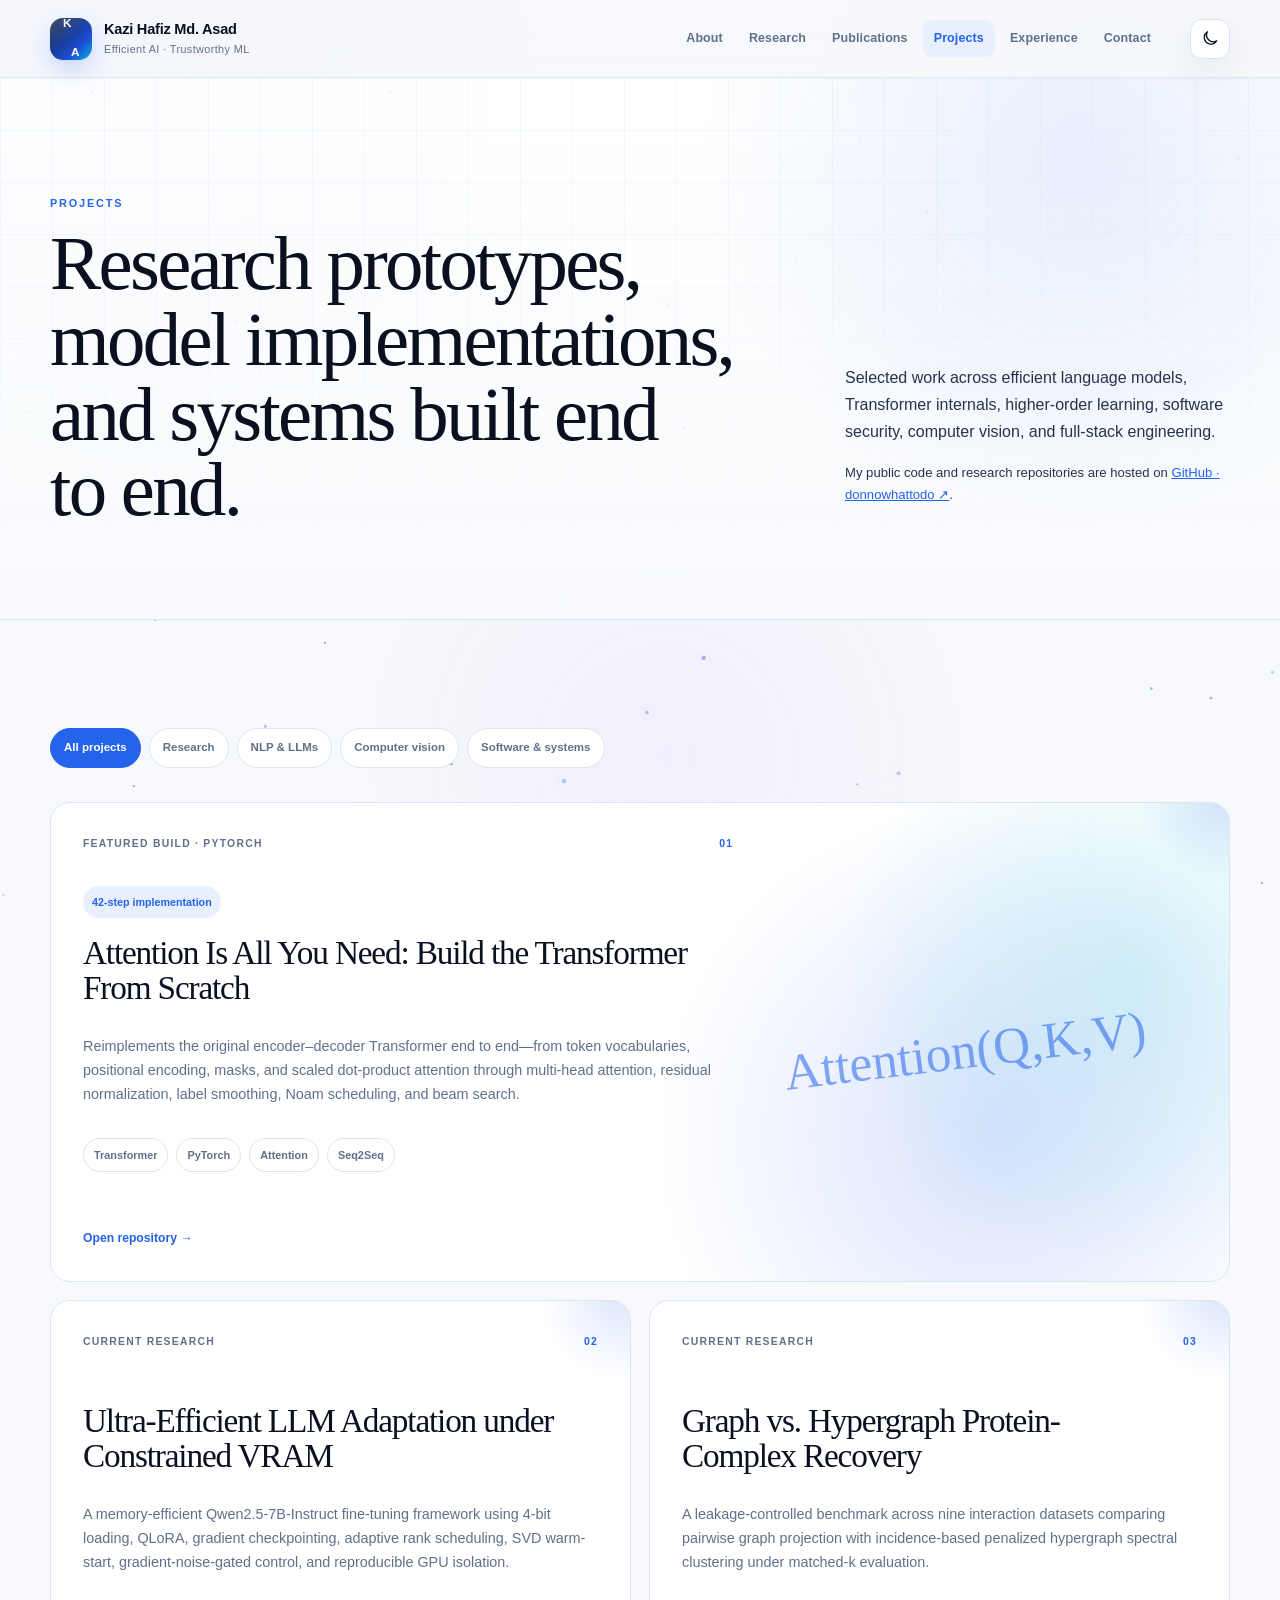
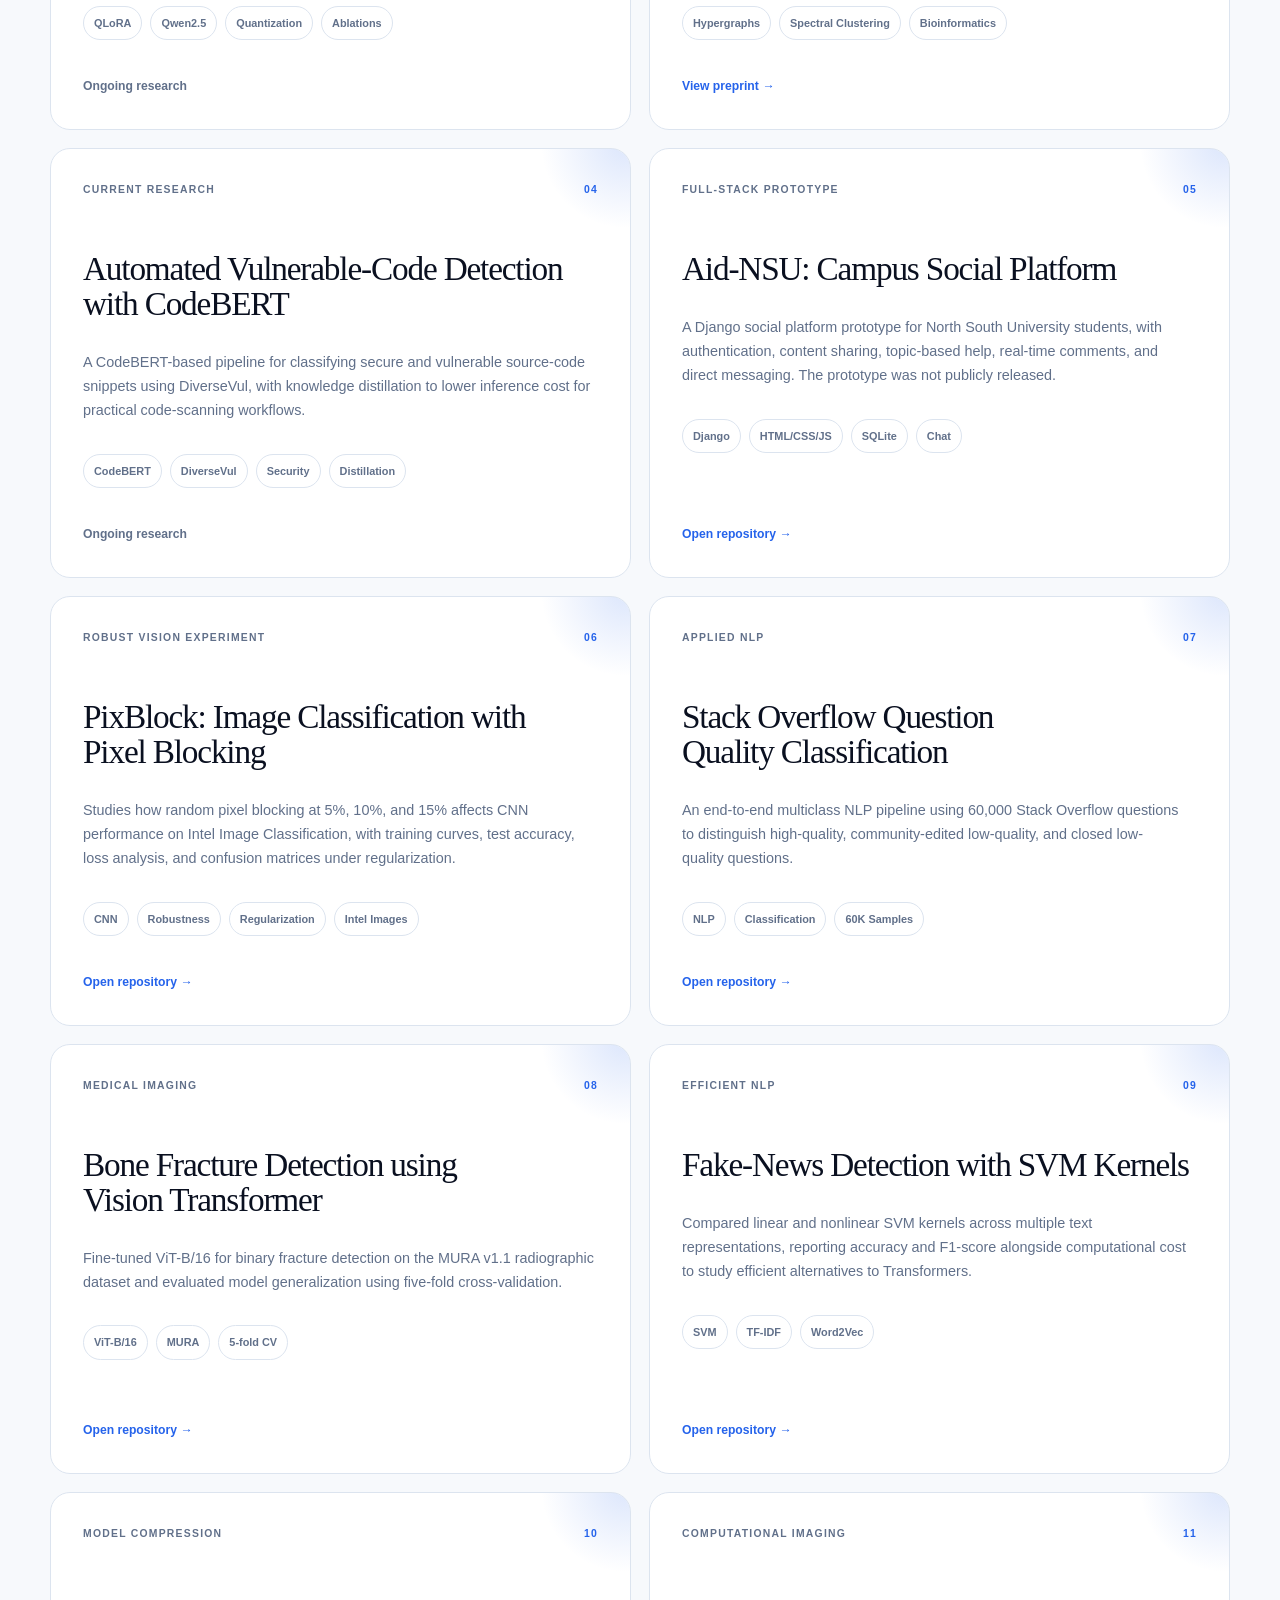
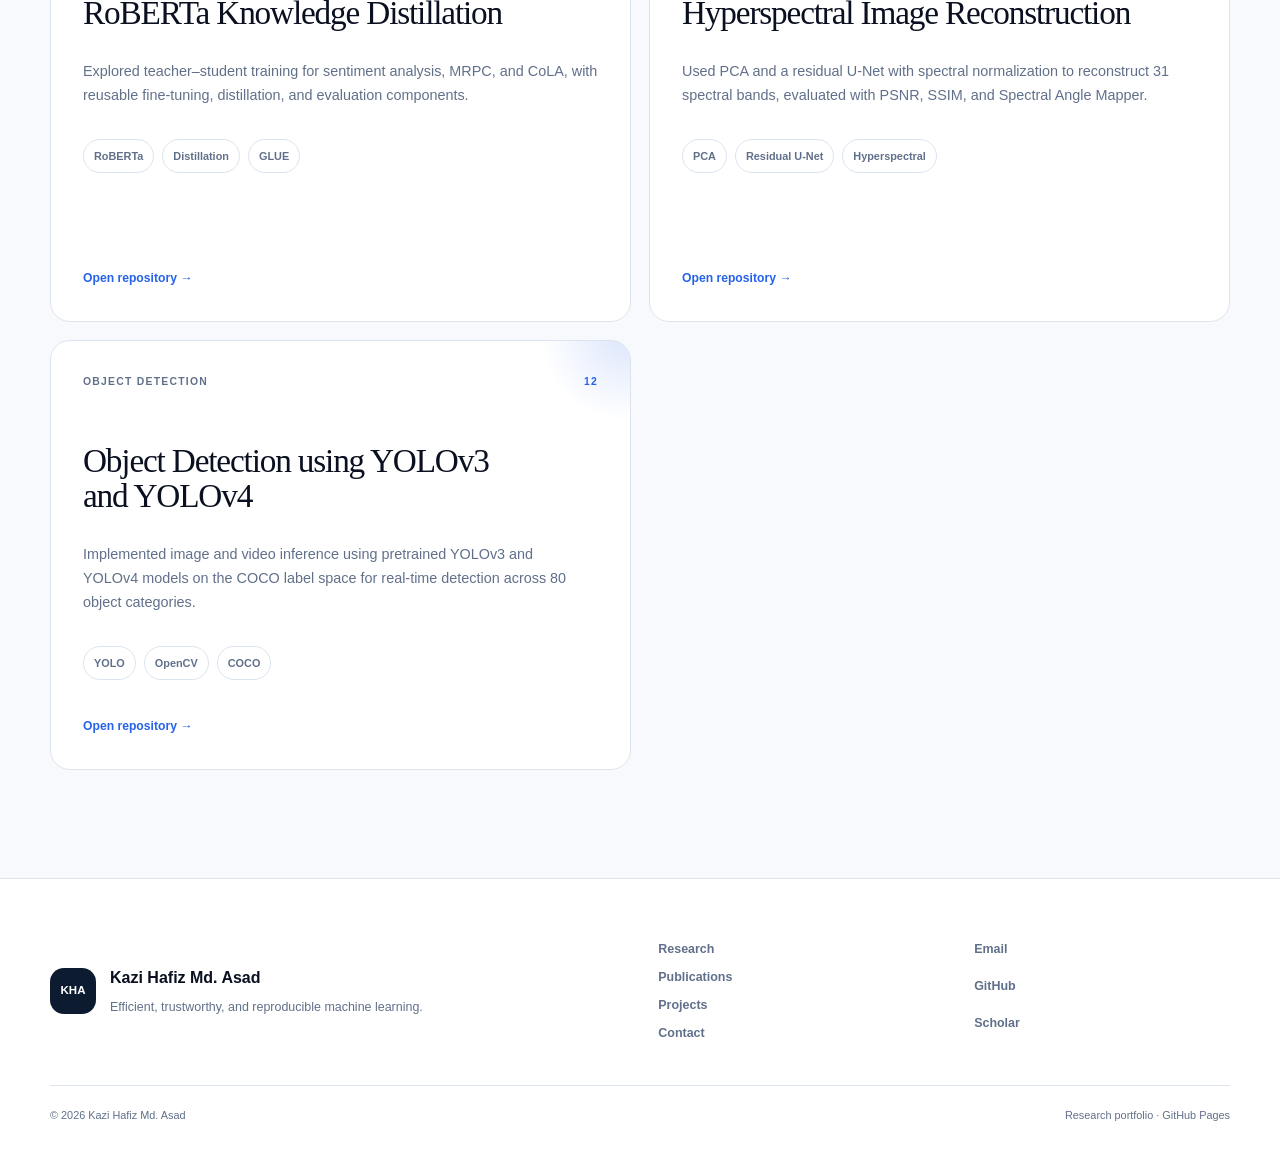
<file: projects.html>
<!doctype html>
<html lang="en">
<head>
  <meta charset="utf-8">
  <meta name="viewport" content="width=device-width, initial-scale=1">
  <title>Projects · Kazi Hafiz Md. Asad</title>
  <meta name="description" content="Research systems and technical projects in Transformers, NLP, model compression, computer vision, software engineering, and machine learning.">
  <meta name="author" content="Kazi Hafiz Md. Asad">
  <meta name="theme-color" content="#08111f">
  <meta name="color-scheme" content="light dark">
  <link rel="canonical" href="https://kazi-hafiz-md-asad.github.io/projects.html">
  <meta property="og:title" content="Projects · Kazi Hafiz Md. Asad">
  <meta property="og:description" content="Research systems and technical projects in Transformers, NLP, model compression, computer vision, software engineering, and machine learning.">
  <meta property="og:type" content="website">
  <meta property="og:url" content="https://kazi-hafiz-md-asad.github.io/projects.html">
  <meta property="og:site_name" content="Kazi Hafiz Md. Asad">
  <meta name="twitter:card" content="summary">
  <link rel="icon" href="assets/img/favicon.svg" type="image/svg+xml">
  <link rel="manifest" href="site.webmanifest">
  <link rel="stylesheet" href="assets/css/style.css">
  <script>document.documentElement.classList.add('js');</script>
</head>
<body>
<a class="skip-link" href="#main">Skip to content</a>
<div class="site-shell">
  <header class="site-header">
    <div class="container nav-wrap">
      <a class="brand" href="index.html" aria-label="Kazi Hafiz Md. Asad home">
        <span class="brand-mark" aria-hidden="true"><span>K</span><span>A</span></span>
        <span class="brand-copy"><strong>Kazi Hafiz Md. Asad</strong><small>Efficient AI · Trustworthy ML</small></span>
      </a>
      <button class="menu-toggle" type="button" aria-label="Open navigation" aria-expanded="false"><span></span><span></span><span></span></button>
      <nav class="site-nav" aria-label="Primary navigation"><a class="nav-link" href="index.html">About</a><a class="nav-link" href="research.html">Research</a><a class="nav-link" href="publications.html">Publications</a><a class="nav-link active" href="projects.html">Projects</a><a class="nav-link" href="experience.html">Experience</a><a class="nav-link" href="contact.html">Contact</a></nav>
      <button class="theme-toggle" type="button" aria-label="Toggle color theme"><svg class="sun" viewBox="0 0 24 24" aria-hidden="true"><circle cx="12" cy="12" r="4"/><path d="M12 2v2M12 20v2M4.93 4.93l1.42 1.42M17.66 17.66l1.41 1.41M2 12h2M20 12h2M4.93 19.07l1.42-1.42M17.66 6.34l1.41-1.41"/></svg><svg class="moon" viewBox="0 0 24 24" aria-hidden="true"><path d="M20.4 15.5A8.7 8.7 0 0 1 8.5 3.6a8.7 8.7 0 1 0 11.9 11.9Z"/></svg></button>
    </div>
  </header>
  <main id="main">
<section class="page-hero projects-hero"><div class="container page-hero-grid"><div class="reveal"><p class="eyebrow">Projects</p><h1>Research prototypes, model implementations, and systems built end to end.</h1></div><div class="page-hero-aside reveal"><p>Selected work across efficient language models, Transformer internals, higher-order learning, software security, computer vision, and full-stack engineering.</p><p class="archive-note">My public code and research repositories are hosted on <a href="https://github.com/donnowhattodo" target="_blank" rel="noopener">GitHub · donnowhattodo ↗</a>.</p></div></div></section>
<section class="section"><div class="container">
  <div class="filter-bar reveal" role="group" aria-label="Filter projects"><button class="filter-button active" data-project-filter="all">All projects</button><button class="filter-button" data-project-filter="research">Research</button><button class="filter-button" data-project-filter="nlp">NLP &amp; LLMs</button><button class="filter-button" data-project-filter="vision">Computer vision</button><button class="filter-button" data-project-filter="software">Software &amp; systems</button></div>
  <div class="project-grid premium">
    <article class="project-card project-featured reveal" data-project="nlp software"><div class="project-top"><span>Featured build · PyTorch</span><strong>01</strong></div><div class="project-badge">42-step implementation</div><h2>Attention Is All You Need: Build the Transformer From Scratch</h2><p>Reimplements the original encoder–decoder Transformer end to end—from token vocabularies, positional encoding, masks, and scaled dot-product attention through multi-head attention, residual normalization, label smoothing, Noam scheduling, and beam search.</p><div class="project-tags"><span>Transformer</span><span>PyTorch</span><span>Attention</span><span>Seq2Seq</span></div><a class="project-link" href="https://github.com/donnowhattodo/attention-is-all-you-need-build-the-transformer-from-scratch" target="_blank" rel="noopener">Open repository →</a></article>
    <article class="project-card reveal" data-project="research nlp"><div class="project-top"><span>Current research</span><strong>02</strong></div><h2>Ultra-Efficient LLM Adaptation under Constrained VRAM</h2><p>A memory-efficient Qwen2.5-7B-Instruct fine-tuning framework using 4-bit loading, QLoRA, gradient checkpointing, adaptive rank scheduling, SVD warm-start, gradient-noise-gated control, and reproducible GPU isolation.</p><div class="project-tags"><span>QLoRA</span><span>Qwen2.5</span><span>Quantization</span><span>Ablations</span></div><span class="project-status">Ongoing research</span></article>
    <article class="project-card reveal" data-project="research"><div class="project-top"><span>Current research</span><strong>03</strong></div><h2>Graph vs. Hypergraph Protein-Complex Recovery</h2><p>A leakage-controlled benchmark across nine interaction datasets comparing pairwise graph projection with incidence-based penalized hypergraph spectral clustering under matched-k evaluation.</p><div class="project-tags"><span>Hypergraphs</span><span>Spectral Clustering</span><span>Bioinformatics</span></div><a class="project-link" href="https://doi.org/10.5281/zenodo.21651589" target="_blank" rel="noopener">View preprint →</a></article>
    <article class="project-card reveal" data-project="research nlp software"><div class="project-top"><span>Current research</span><strong>04</strong></div><h2>Automated Vulnerable-Code Detection with CodeBERT</h2><p>A CodeBERT-based pipeline for classifying secure and vulnerable source-code snippets using DiverseVul, with knowledge distillation to lower inference cost for practical code-scanning workflows.</p><div class="project-tags"><span>CodeBERT</span><span>DiverseVul</span><span>Security</span><span>Distillation</span></div><span class="project-status">Ongoing research</span></article>
    <article class="project-card reveal" data-project="software"><div class="project-top"><span>Full-stack prototype</span><strong>05</strong></div><h2>Aid-NSU: Campus Social Platform</h2><p>A Django social platform prototype for North South University students, with authentication, content sharing, topic-based help, real-time comments, and direct messaging. The prototype was not publicly released.</p><div class="project-tags"><span>Django</span><span>HTML/CSS/JS</span><span>SQLite</span><span>Chat</span></div><a class="project-link" href="https://github.com/donnowhattodo/Aid-NSU" target="_blank" rel="noopener">Open repository →</a></article>
    <article class="project-card reveal" data-project="vision research"><div class="project-top"><span>Robust vision experiment</span><strong>06</strong></div><h2>PixBlock: Image Classification with Pixel Blocking</h2><p>Studies how random pixel blocking at 5%, 10%, and 15% affects CNN performance on Intel Image Classification, with training curves, test accuracy, loss analysis, and confusion matrices under regularization.</p><div class="project-tags"><span>CNN</span><span>Robustness</span><span>Regularization</span><span>Intel Images</span></div><a class="project-link" href="https://github.com/donnowhattodo/PixBlock" target="_blank" rel="noopener">Open repository →</a></article>
    <article class="project-card reveal" data-project="nlp"><div class="project-top"><span>Applied NLP</span><strong>07</strong></div><h2>Stack Overflow Question Quality Classification</h2><p>An end-to-end multiclass NLP pipeline using 60,000 Stack Overflow questions to distinguish high-quality, community-edited low-quality, and closed low-quality questions.</p><div class="project-tags"><span>NLP</span><span>Classification</span><span>60K Samples</span></div><a class="project-link" href="https://github.com/donnowhattodo/classification-on-stackOverflowQuestion" target="_blank" rel="noopener">Open repository →</a></article>
    <article class="project-card reveal" data-project="vision research"><div class="project-top"><span>Medical imaging</span><strong>08</strong></div><h2>Bone Fracture Detection using Vision Transformer</h2><p>Fine-tuned ViT-B/16 for binary fracture detection on the MURA v1.1 radiographic dataset and evaluated model generalization using five-fold cross-validation.</p><div class="project-tags"><span>ViT-B/16</span><span>MURA</span><span>5-fold CV</span></div><a class="project-link" href="https://github.com/donnowhattodo/Bone_fracture_ViT-" target="_blank" rel="noopener">Open repository →</a></article>
    <article class="project-card reveal" data-project="nlp research"><div class="project-top"><span>Efficient NLP</span><strong>09</strong></div><h2>Fake-News Detection with SVM Kernels</h2><p>Compared linear and nonlinear SVM kernels across multiple text representations, reporting accuracy and F1-score alongside computational cost to study efficient alternatives to Transformers.</p><div class="project-tags"><span>SVM</span><span>TF-IDF</span><span>Word2Vec</span></div><a class="project-link" href="https://github.com/donnowhattodo/SVMFakeNews" target="_blank" rel="noopener">Open repository →</a></article>
    <article class="project-card reveal" data-project="nlp research"><div class="project-top"><span>Model compression</span><strong>10</strong></div><h2>RoBERTa Knowledge Distillation</h2><p>Explored teacher–student training for sentiment analysis, MRPC, and CoLA, with reusable fine-tuning, distillation, and evaluation components.</p><div class="project-tags"><span>RoBERTa</span><span>Distillation</span><span>GLUE</span></div><a class="project-link" href="https://github.com/donnowhattodo/DistillationOFRoberta" target="_blank" rel="noopener">Open repository →</a></article>
    <article class="project-card reveal" data-project="vision research"><div class="project-top"><span>Computational imaging</span><strong>11</strong></div><h2>Hyperspectral Image Reconstruction</h2><p>Used PCA and a residual U-Net with spectral normalization to reconstruct 31 spectral bands, evaluated with PSNR, SSIM, and Spectral Angle Mapper.</p><div class="project-tags"><span>PCA</span><span>Residual U-Net</span><span>Hyperspectral</span></div><a class="project-link" href="https://github.com/donnowhattodo/HSI_reconstruction" target="_blank" rel="noopener">Open repository →</a></article>
    <article class="project-card reveal" data-project="vision software"><div class="project-top"><span>Object detection</span><strong>12</strong></div><h2>Object Detection using YOLOv3 and YOLOv4</h2><p>Implemented image and video inference using pretrained YOLOv3 and YOLOv4 models on the COCO label space for real-time detection across 80 object categories.</p><div class="project-tags"><span>YOLO</span><span>OpenCV</span><span>COCO</span></div><a class="project-link" href="https://github.com/donnowhattodo/ODA_YOLOv3" target="_blank" rel="noopener">Open repository →</a></article>
  </div>
</div></section>
  </main>
  <footer class="site-footer">
    <div class="container footer-main">
      <div class="footer-identity">
        <span class="footer-monogram">KHA</span>
        <div><strong>Kazi Hafiz Md. Asad</strong><p>Efficient, trustworthy, and reproducible machine learning.</p></div>
      </div>
      <div class="footer-nav">
        <a href="research.html">Research</a><a href="publications.html">Publications</a><a href="projects.html">Projects</a><a href="contact.html">Contact</a>
      </div>
      <div class="footer-social">
        <a href="mailto:kazi.asad@northsouth.edu">Email</a>
        <a href="https://github.com/donnowhattodo" target="_blank" rel="noopener">GitHub</a>
        <a href="https://scholar.google.com/citations?user=24zDLJMAAAAJ&hl=en" target="_blank" rel="noopener">Scholar</a>
      </div>
    </div>
    <div class="container footer-bottom"><span>© <span data-current-year></span> Kazi Hafiz Md. Asad</span><span>Research portfolio · GitHub Pages</span></div>
  </footer>
</div>
<script src="assets/js/site-config.js"></script>
<script src="assets/js/main.js"></script>
<script src="assets/js/research-field.js" defer></script>
</body>
</html>
</file>
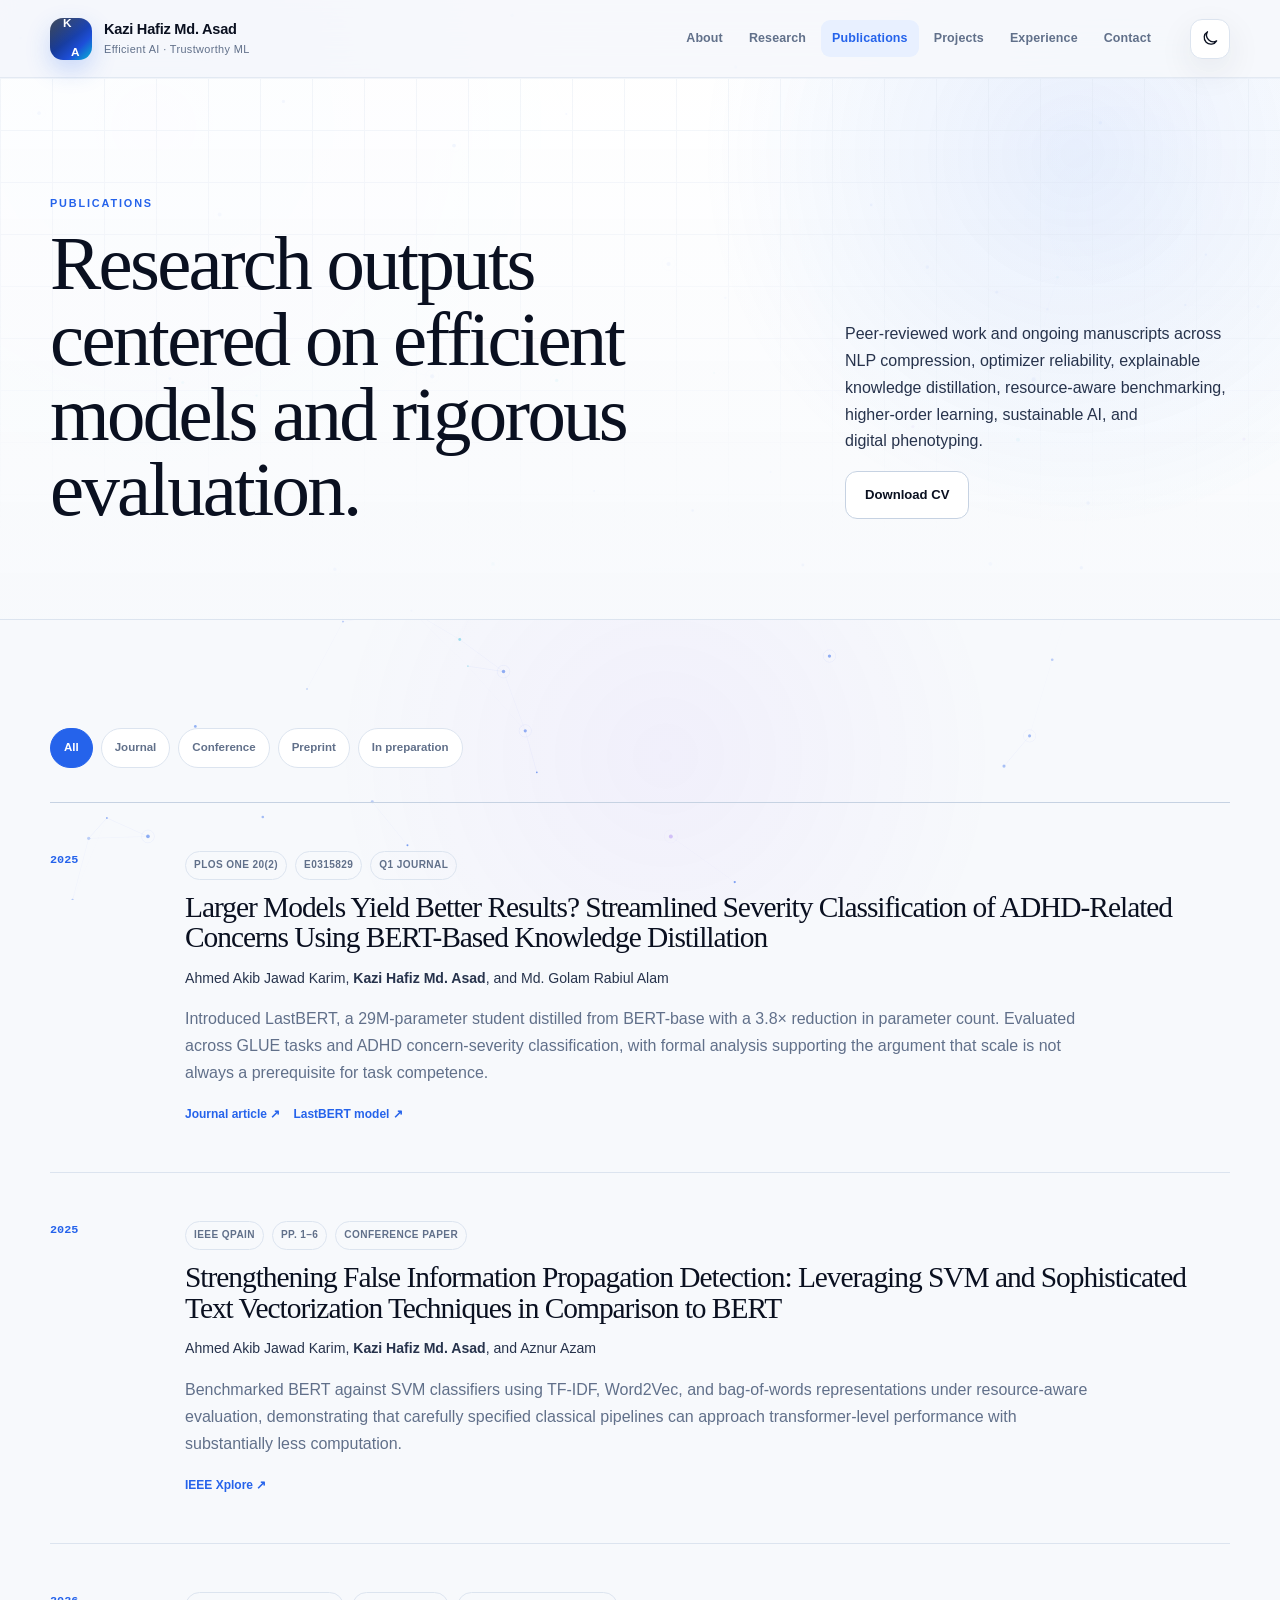
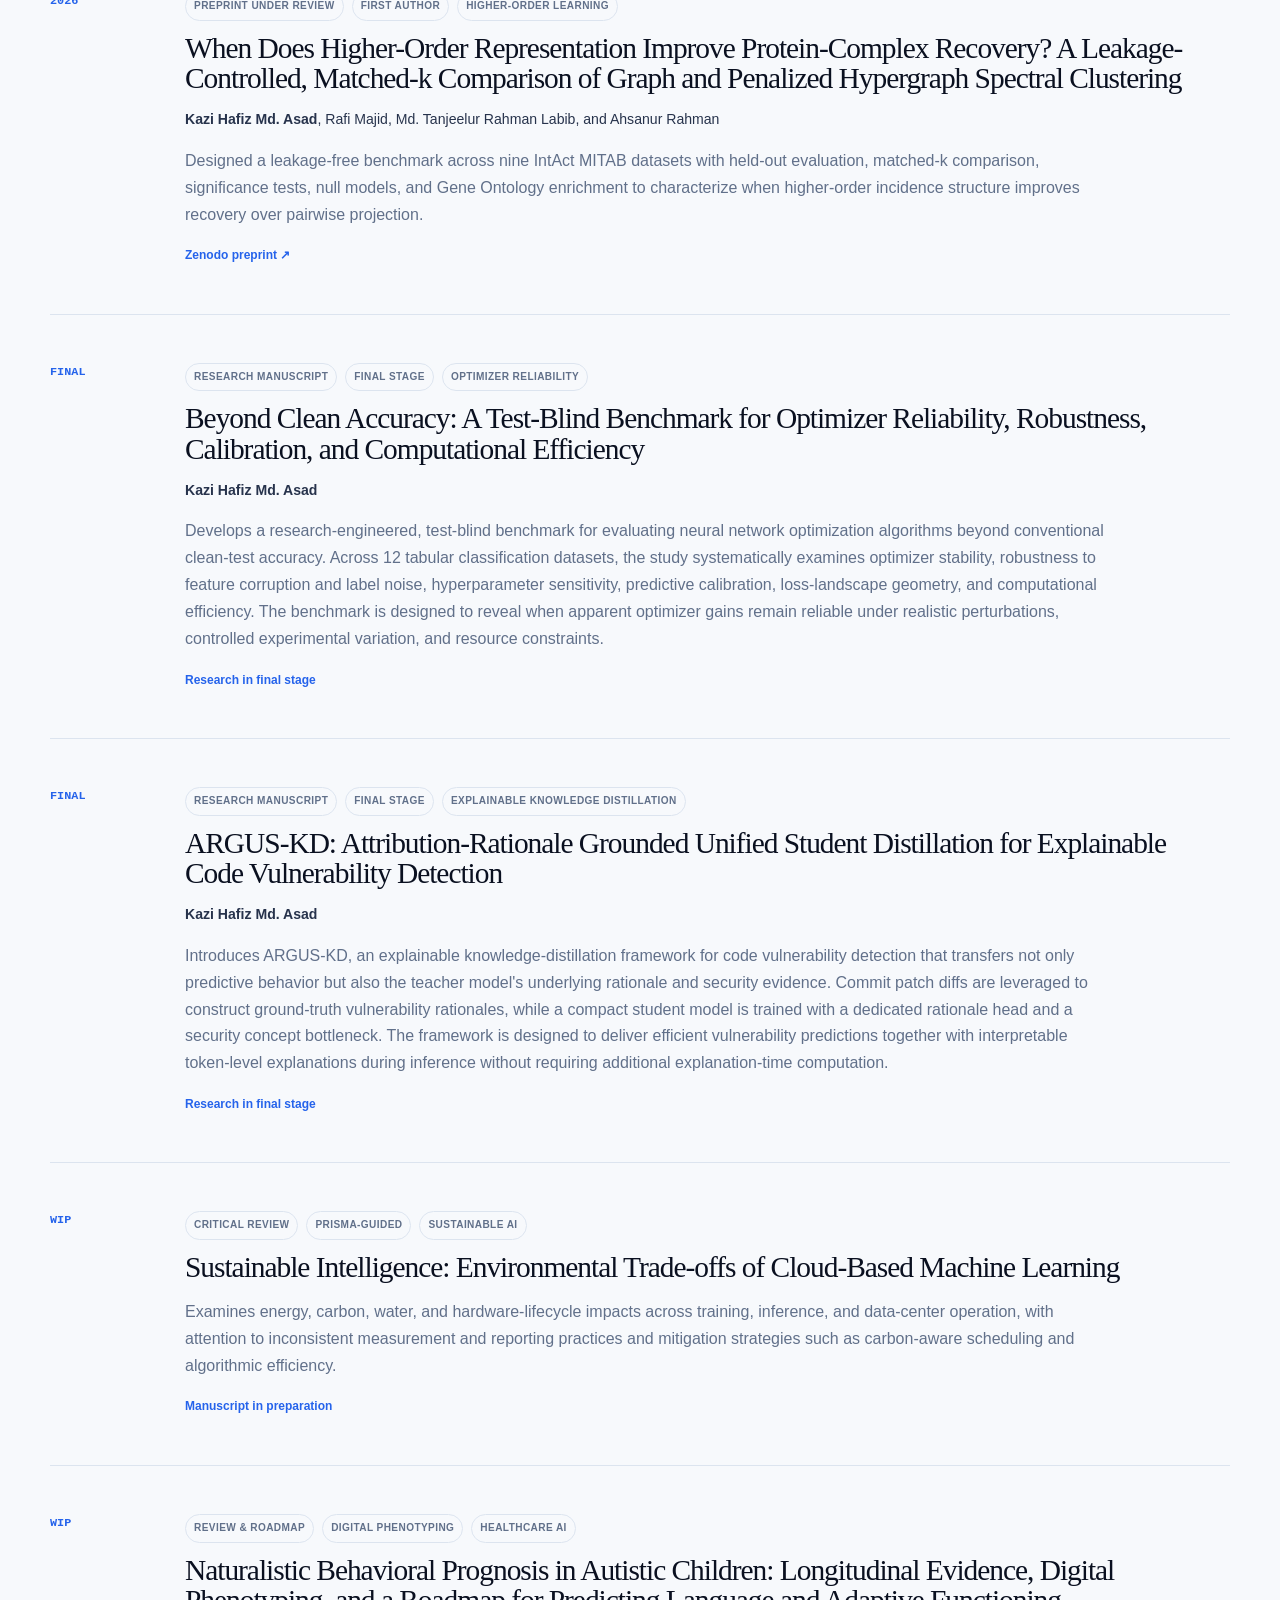
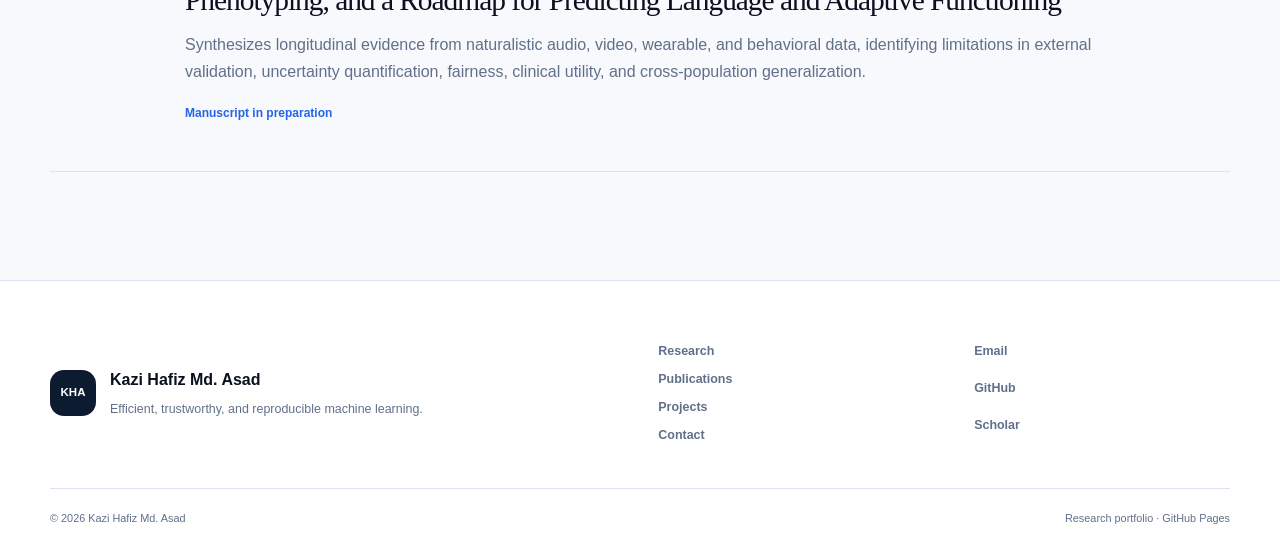
<file: publications.html>
<!doctype html>
<html lang="en">
<head>
  <meta charset="utf-8">
  <meta name="viewport" content="width=device-width, initial-scale=1">

  <title>Publications · Kazi Hafiz Md. Asad</title>

  <meta
    name="description"
    content="Publications, preprints, and research manuscripts by Kazi Hafiz Md. Asad."
  >
  <meta name="author" content="Kazi Hafiz Md. Asad">
  <meta name="theme-color" content="#08111f">
  <meta name="color-scheme" content="light dark">

  <link
    rel="canonical"
    href="https://kazi-hafiz-md-asad.github.io/publications.html"
  >

  <meta
    property="og:title"
    content="Publications · Kazi Hafiz Md. Asad"
  >
  <meta
    property="og:description"
    content="Publications, preprints, and research manuscripts by Kazi Hafiz Md. Asad."
  >
  <meta property="og:type" content="website">
  <meta
    property="og:url"
    content="https://kazi-hafiz-md-asad.github.io/publications.html"
  >
  <meta property="og:site_name" content="Kazi Hafiz Md. Asad">

  <meta name="twitter:card" content="summary">

  <link
    rel="icon"
    href="assets/img/favicon.svg"
    type="image/svg+xml"
  >
  <link rel="manifest" href="site.webmanifest">
  <link rel="stylesheet" href="assets/css/style.css">

  <script>
    document.documentElement.classList.add('js');
  </script>
</head>

<body>

<a class="skip-link" href="#main">Skip to content</a>

<div class="site-shell">

  <header class="site-header">
    <div class="container nav-wrap">

      <a
        class="brand"
        href="index.html"
        aria-label="Kazi Hafiz Md. Asad home"
      >
        <span class="brand-mark" aria-hidden="true">
          <span>K</span>
          <span>A</span>
        </span>

        <span class="brand-copy">
          <strong>Kazi Hafiz Md. Asad</strong>
          <small>Efficient AI · Trustworthy ML</small>
        </span>
      </a>

      <button
        class="menu-toggle"
        type="button"
        aria-label="Open navigation"
        aria-expanded="false"
      >
        <span></span>
        <span></span>
        <span></span>
      </button>

      <nav class="site-nav" aria-label="Primary navigation">
        <a class="nav-link" href="index.html">About</a>
        <a class="nav-link" href="research.html">Research</a>
        <a class="nav-link active" href="publications.html">Publications</a>
        <a class="nav-link" href="projects.html">Projects</a>
        <a class="nav-link" href="experience.html">Experience</a>
        <a class="nav-link" href="contact.html">Contact</a>
      </nav>

      <button
        class="theme-toggle"
        type="button"
        aria-label="Toggle color theme"
      >
        <svg
          class="sun"
          viewBox="0 0 24 24"
          aria-hidden="true"
        >
          <circle cx="12" cy="12" r="4"/>
          <path
            d="M12 2v2M12 20v2M4.93 4.93l1.42 1.42M17.66 17.66l1.41 1.41M2 12h2M20 12h2M4.93 19.07l1.42-1.42M17.66 6.34l1.41-1.41"
          />
        </svg>

        <svg
          class="moon"
          viewBox="0 0 24 24"
          aria-hidden="true"
        >
          <path
            d="M20.4 15.5A8.7 8.7 0 0 1 8.5 3.6a8.7 8.7 0 1 0 11.9 11.9Z"
          />
        </svg>
      </button>

    </div>
  </header>


  <main id="main">

    <section class="page-hero publications-hero">
      <div class="container page-hero-grid">

        <div class="reveal">
          <p class="eyebrow">Publications</p>

          <h1>
            Research outputs centered on efficient models and rigorous evaluation.
          </h1>
        </div>

        <div class="page-hero-aside reveal">
          <p>
            Peer-reviewed work and ongoing manuscripts across NLP compression,
            optimizer reliability, explainable knowledge distillation,
            resource-aware benchmarking, higher-order learning,
            sustainable AI, and digital phenotyping.
          </p>

          <a
            class="button ghost cv-link"
            href="#"
            hidden
          >
            Download CV
          </a>
        </div>

      </div>
    </section>


    <section class="section">
      <div class="container">

        <div
          class="filter-bar reveal"
          role="group"
          aria-label="Filter publications"
        >
          <button
            class="filter-button active"
            data-filter="all"
          >
            All
          </button>

          <button
            class="filter-button"
            data-filter="journal"
          >
            Journal
          </button>

          <button
            class="filter-button"
            data-filter="conference"
          >
            Conference
          </button>

          <button
            class="filter-button"
            data-filter="preprint"
          >
            Preprint
          </button>

          <button
            class="filter-button"
            data-filter="manuscript"
          >
            In preparation
          </button>
        </div>


        <div class="publication-stack detailed">

          <!-- PLOS ONE -->
          <article
            class="pub-row reveal"
            data-publication="journal"
          >
            <div class="pub-index">2025</div>

            <div class="pub-body">

              <div class="pub-meta">
                <span>PLOS ONE 20(2)</span>
                <span>e0315829</span>
                <span>Q1 Journal</span>
              </div>

              <h2>
                Larger Models Yield Better Results? Streamlined Severity
                Classification of ADHD-Related Concerns Using BERT-Based
                Knowledge Distillation
              </h2>

              <p class="authors">
                Ahmed Akib Jawad Karim,
                <strong>Kazi Hafiz Md. Asad</strong>,
                and Md. Golam Rabiul Alam
              </p>

              <p>
                Introduced LastBERT, a 29M-parameter student distilled from
                BERT-base with a 3.8× reduction in parameter count. Evaluated
                across GLUE tasks and ADHD concern-severity classification,
                with formal analysis supporting the argument that scale is not
                always a prerequisite for task competence.
              </p>

              <div class="pub-actions">
                <a
                  href="https://journals.plos.org/plosone/article?id=10.1371/journal.pone.0315829"
                  target="_blank"
                  rel="noopener"
                >
                  Journal article ↗
                </a>

                <a
                  href="https://huggingface.co/Peraboom/LastBERT"
                  target="_blank"
                  rel="noopener"
                >
                  LastBERT model ↗
                </a>
              </div>

            </div>
          </article>


          <!-- IEEE QPAIN -->
          <article
            class="pub-row reveal"
            data-publication="conference"
          >
            <div class="pub-index">2025</div>

            <div class="pub-body">

              <div class="pub-meta">
                <span>IEEE QPAIN</span>
                <span>pp. 1–6</span>
                <span>Conference Paper</span>
              </div>

              <h2>
                Strengthening False Information Propagation Detection:
                Leveraging SVM and Sophisticated Text Vectorization
                Techniques in Comparison to BERT
              </h2>

              <p class="authors">
                Ahmed Akib Jawad Karim,
                <strong>Kazi Hafiz Md. Asad</strong>,
                and Aznur Azam
              </p>

              <p>
                Benchmarked BERT against SVM classifiers using TF-IDF,
                Word2Vec, and bag-of-words representations under resource-aware
                evaluation, demonstrating that carefully specified classical
                pipelines can approach transformer-level performance with
                substantially less computation.
              </p>

              <div class="pub-actions">
                <a
                  href="https://ieeexplore.ieee.org/document/11171942"
                  target="_blank"
                  rel="noopener"
                >
                  IEEE Xplore ↗
                </a>
              </div>

            </div>
          </article>


          <!-- PROTEIN COMPLEX PREPRINT -->
          <article
            class="pub-row reveal"
            data-publication="preprint"
          >
            <div class="pub-index">2026</div>

            <div class="pub-body">

              <div class="pub-meta">
                <span>Preprint under review</span>
                <span>First Author</span>
                <span>Higher-Order Learning</span>
              </div>

              <h2>
                When Does Higher-Order Representation Improve Protein-Complex
                Recovery? A Leakage-Controlled, Matched-k Comparison of Graph
                and Penalized Hypergraph Spectral Clustering
              </h2>

              <p class="authors">
                <strong>Kazi Hafiz Md. Asad</strong>,
                Rafi Majid,
                Md. Tanjeelur Rahman Labib,
                and Ahsanur Rahman
              </p>

              <p>
                Designed a leakage-free benchmark across nine IntAct MITAB
                datasets with held-out evaluation, matched-k comparison,
                significance tests, null models, and Gene Ontology enrichment
                to characterize when higher-order incidence structure improves
                recovery over pairwise projection.
              </p>

              <div class="pub-actions">
                <a
                  href="https://doi.org/10.5281/zenodo.21651589"
                  target="_blank"
                  rel="noopener"
                >
                  Zenodo preprint ↗
                </a>
              </div>

            </div>
          </article>


          <!-- OPTIMIZER RELIABILITY -->
          <article
            class="pub-row reveal"
            data-publication="manuscript"
          >
            <div class="pub-index">FINAL</div>

            <div class="pub-body">

              <div class="pub-meta">
                <span>Research Manuscript</span>
                <span>Final Stage</span>
                <span>Optimizer Reliability</span>
              </div>

              <h2>
                Beyond Clean Accuracy: A Test-Blind Benchmark for Optimizer
                Reliability, Robustness, Calibration, and Computational
                Efficiency
              </h2>

              <p class="authors">
                <strong>Kazi Hafiz Md. Asad</strong>
              </p>

              <p>
                Develops a research-engineered, test-blind benchmark for
                evaluating neural network optimization algorithms beyond
                conventional clean-test accuracy. Across 12 tabular
                classification datasets, the study systematically examines
                optimizer stability, robustness to feature corruption and label
                noise, hyperparameter sensitivity, predictive calibration,
                loss-landscape geometry, and computational efficiency. The
                benchmark is designed to reveal when apparent optimizer gains
                remain reliable under realistic perturbations, controlled
                experimental variation, and resource constraints.
              </p>

              <div class="pub-actions">
                <span>Research in final stage</span>
              </div>

            </div>
          </article>


          <!-- ARGUS-KD -->
          <article
            class="pub-row reveal"
            data-publication="manuscript"
          >
            <div class="pub-index">FINAL</div>

            <div class="pub-body">

              <div class="pub-meta">
                <span>Research Manuscript</span>
                <span>Final Stage</span>
                <span>Explainable Knowledge Distillation</span>
              </div>

              <h2>
                ARGUS-KD: Attribution-Rationale Grounded Unified Student
                Distillation for Explainable Code Vulnerability Detection
              </h2>

              <p class="authors">
                <strong>Kazi Hafiz Md. Asad</strong>
              </p>

              <p>
                Introduces ARGUS-KD, an explainable knowledge-distillation
                framework for code vulnerability detection that transfers not
                only predictive behavior but also the teacher model's underlying
                rationale and security evidence. Commit patch diffs are leveraged
                to construct ground-truth vulnerability rationales, while a
                compact student model is trained with a dedicated rationale head
                and a security concept bottleneck. The framework is designed to
                deliver efficient vulnerability predictions together with
                interpretable token-level explanations during inference without
                requiring additional explanation-time computation.
              </p>

              <div class="pub-actions">
                <span>Research in final stage</span>
              </div>

            </div>
          </article>


          <!-- SUSTAINABLE AI -->
          <article
            class="pub-row reveal"
            data-publication="manuscript"
          >
            <div class="pub-index">WIP</div>

            <div class="pub-body">

              <div class="pub-meta">
                <span>Critical Review</span>
                <span>PRISMA-guided</span>
                <span>Sustainable AI</span>
              </div>

              <h2>
                Sustainable Intelligence: Environmental Trade-offs of
                Cloud-Based Machine Learning
              </h2>

              <p>
                Examines energy, carbon, water, and hardware-lifecycle impacts
                across training, inference, and data-center operation, with
                attention to inconsistent measurement and reporting practices
                and mitigation strategies such as carbon-aware scheduling and
                algorithmic efficiency.
              </p>

              <div class="pub-actions">
                <span>Manuscript in preparation</span>
              </div>

            </div>
          </article>


          <!-- DIGITAL PHENOTYPING -->
          <article
            class="pub-row reveal"
            data-publication="manuscript"
          >
            <div class="pub-index">WIP</div>

            <div class="pub-body">

              <div class="pub-meta">
                <span>Review &amp; Roadmap</span>
                <span>Digital Phenotyping</span>
                <span>Healthcare AI</span>
              </div>

              <h2>
                Naturalistic Behavioral Prognosis in Autistic Children:
                Longitudinal Evidence, Digital Phenotyping, and a Roadmap
                for Predicting Language and Adaptive Functioning
              </h2>

              <p>
                Synthesizes longitudinal evidence from naturalistic audio,
                video, wearable, and behavioral data, identifying limitations
                in external validation, uncertainty quantification, fairness,
                clinical utility, and cross-population generalization.
              </p>

              <div class="pub-actions">
                <span>Manuscript in preparation</span>
              </div>

            </div>
          </article>

        </div>

      </div>
    </section>

  </main>


  <footer class="site-footer">

    <div class="container footer-main">

      <div class="footer-identity">
        <span class="footer-monogram">KHA</span>

        <div>
          <strong>Kazi Hafiz Md. Asad</strong>
          <p>
            Efficient, trustworthy, and reproducible machine learning.
          </p>
        </div>
      </div>


      <div class="footer-nav">
        <a href="research.html">Research</a>
        <a href="publications.html">Publications</a>
        <a href="projects.html">Projects</a>
        <a href="contact.html">Contact</a>
      </div>


      <div class="footer-social">

        <a href="mailto:kazi.asad@northsouth.edu">
          Email
        </a>

        <a
          href="https://github.com/donnowhattodo"
          target="_blank"
          rel="noopener"
        >
          GitHub
        </a>

        <a
          href="https://scholar.google.com/citations?user=24zDLJMAAAAJ&hl=en"
          target="_blank"
          rel="noopener"
        >
          Scholar
        </a>

      </div>

    </div>


    <div class="container footer-bottom">
      <span>
        © <span data-current-year></span> Kazi Hafiz Md. Asad
      </span>

      <span>
        Research portfolio · GitHub Pages
      </span>
    </div>

  </footer>

</div>


<script src="assets/js/site-config.js"></script>
<script src="assets/js/main.js"></script>
<script src="assets/js/research-field.js" defer></script>

</body>
</html>
</file>
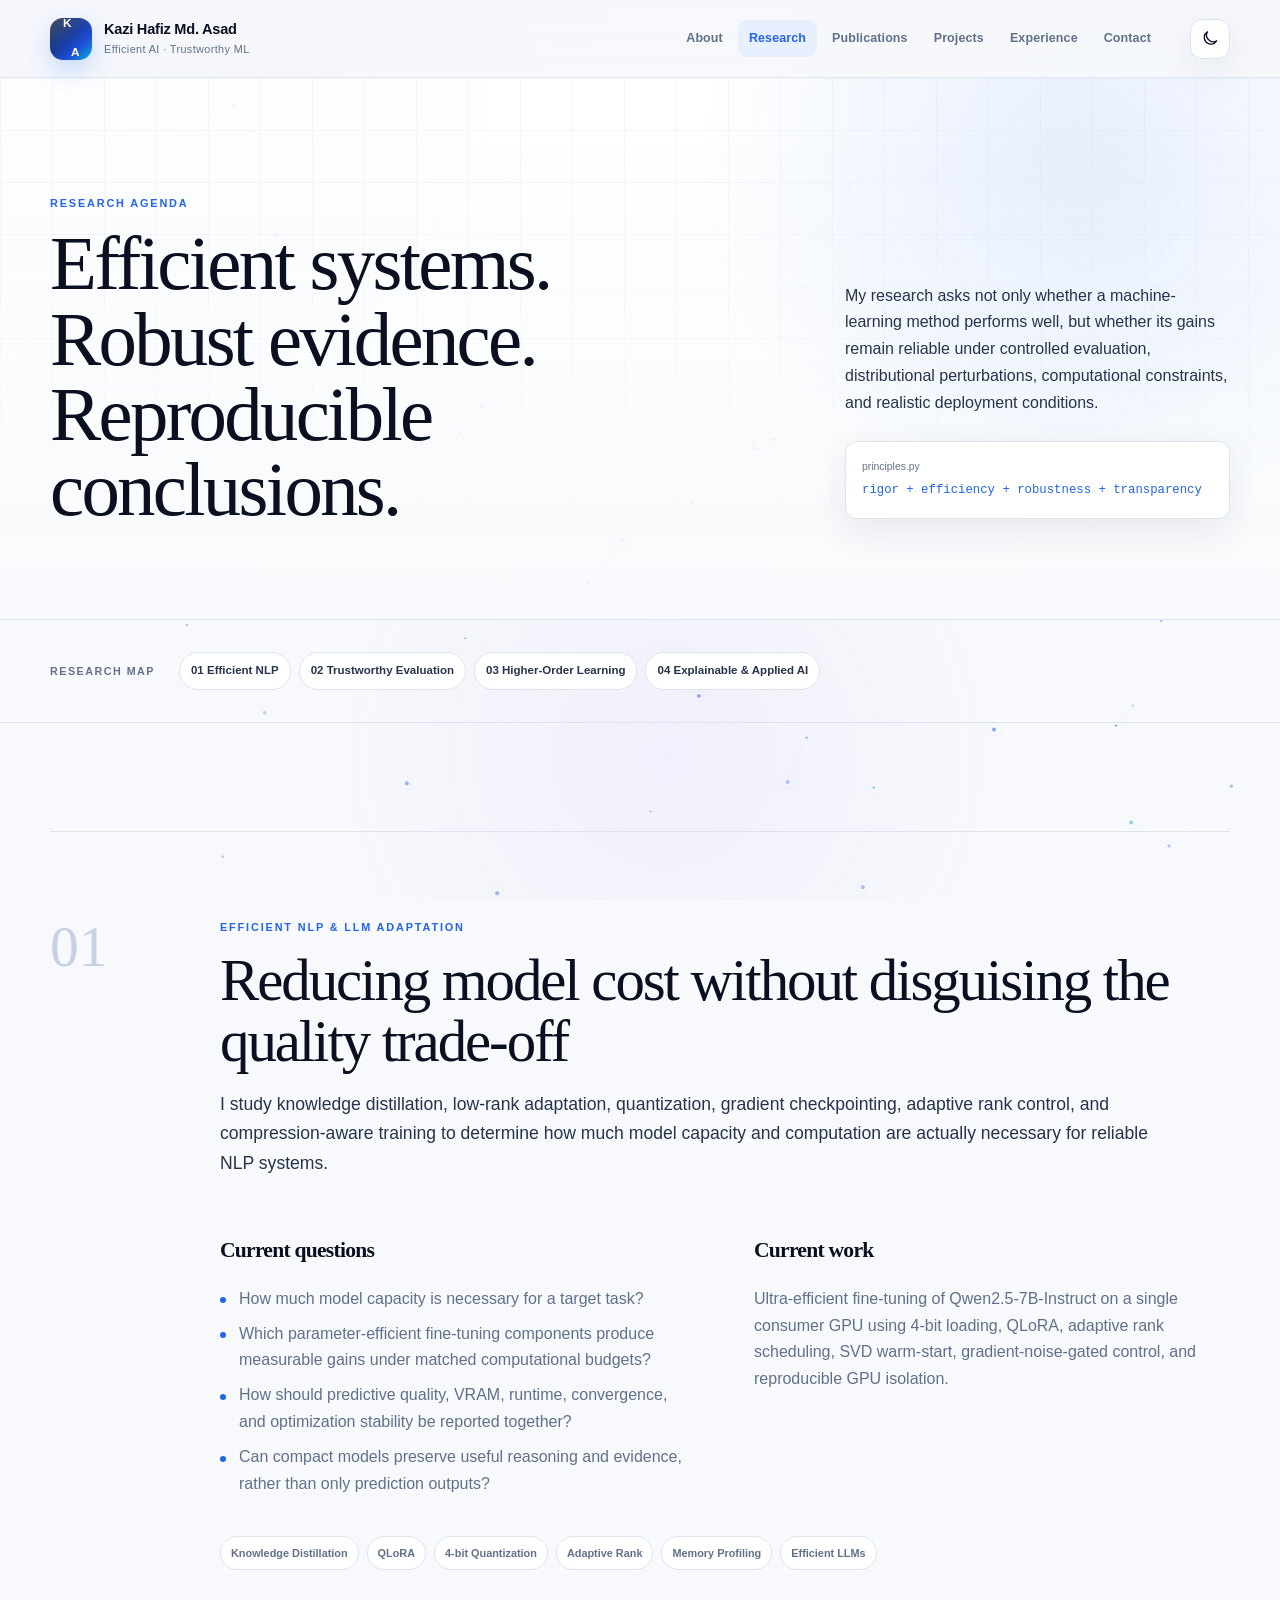
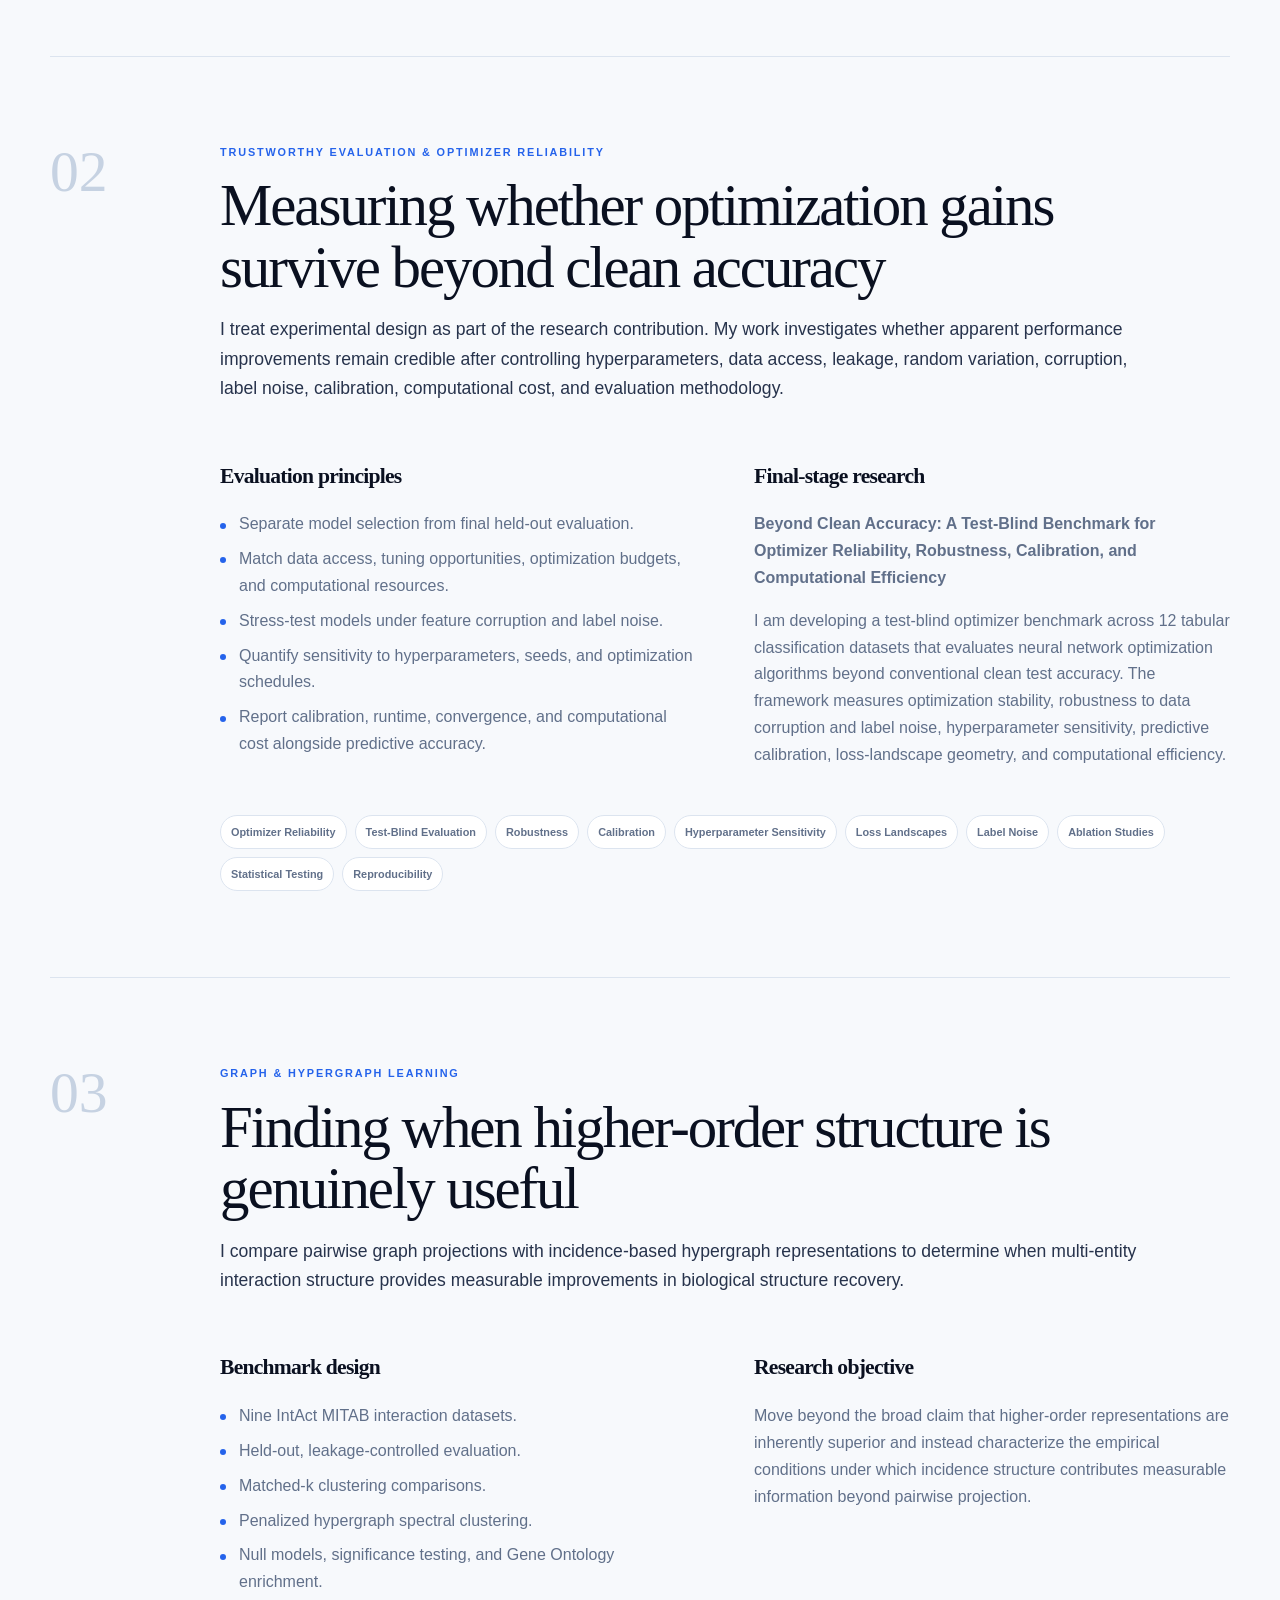
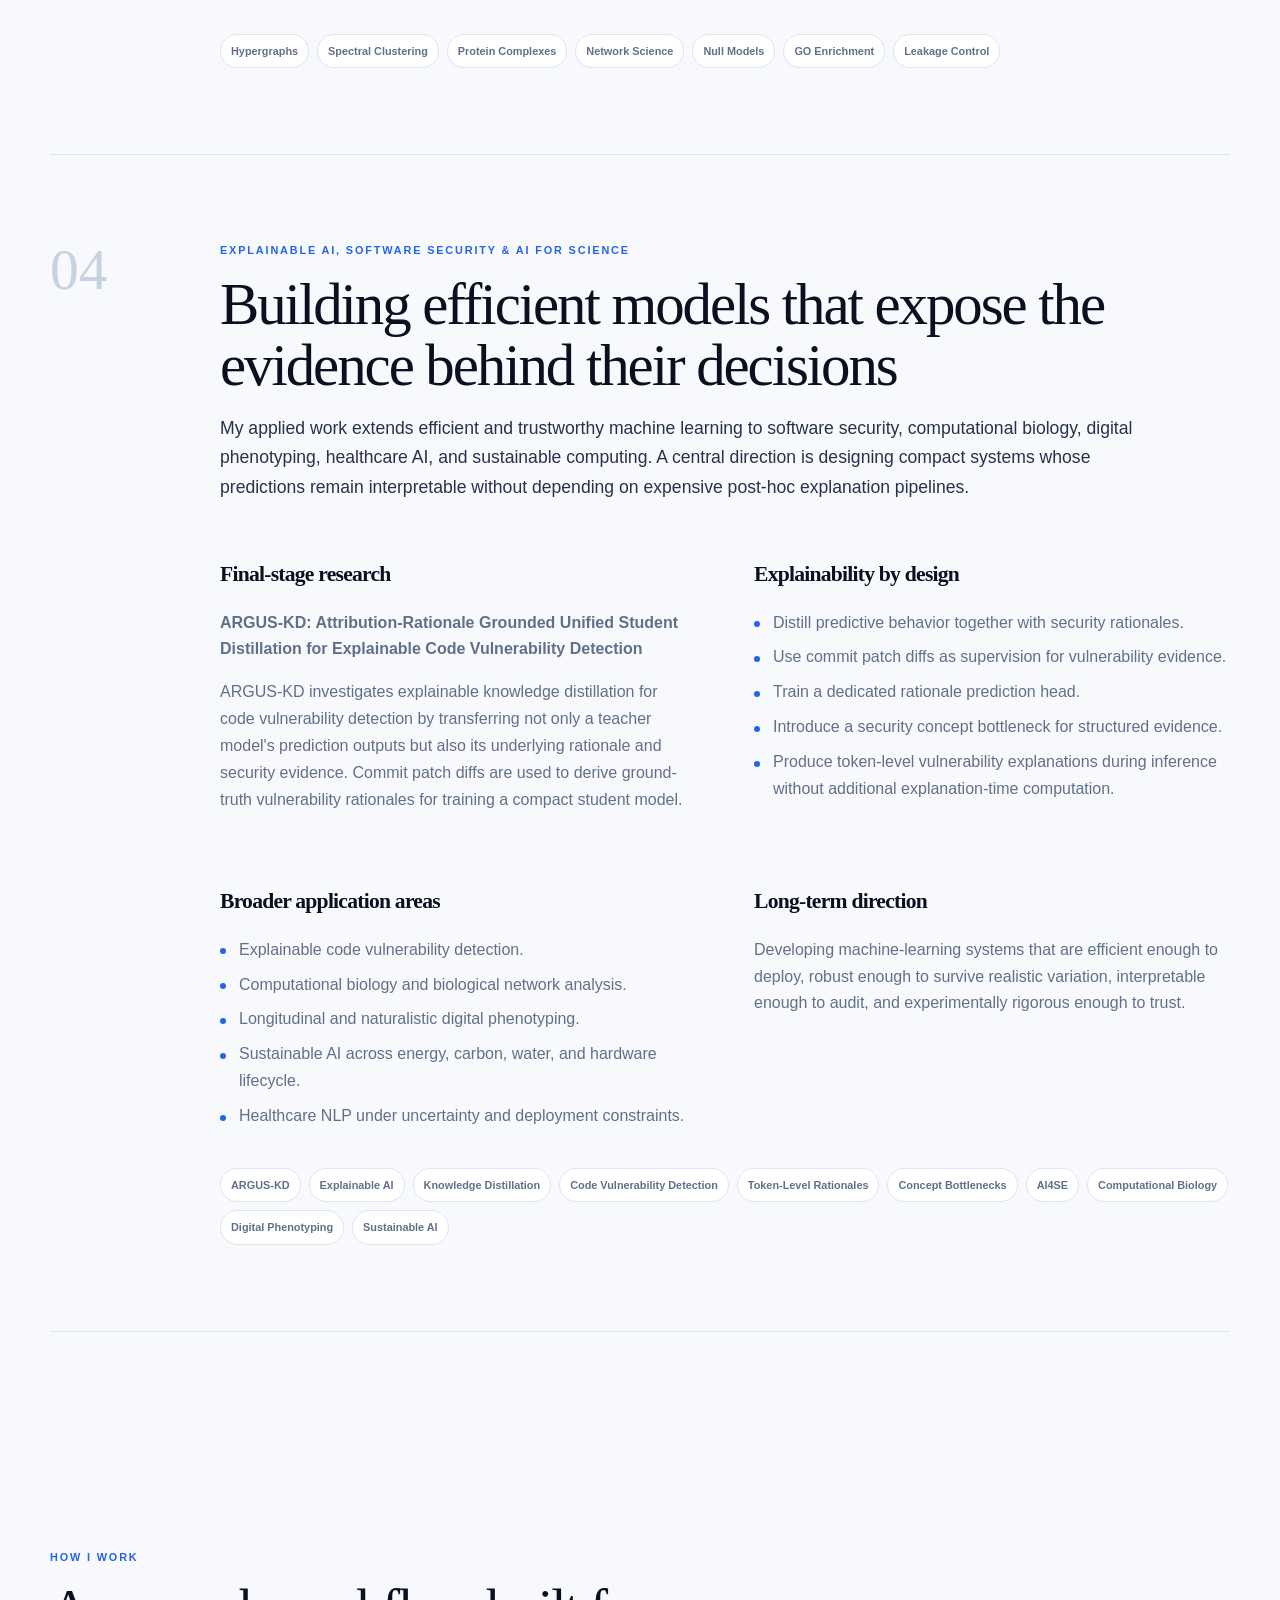
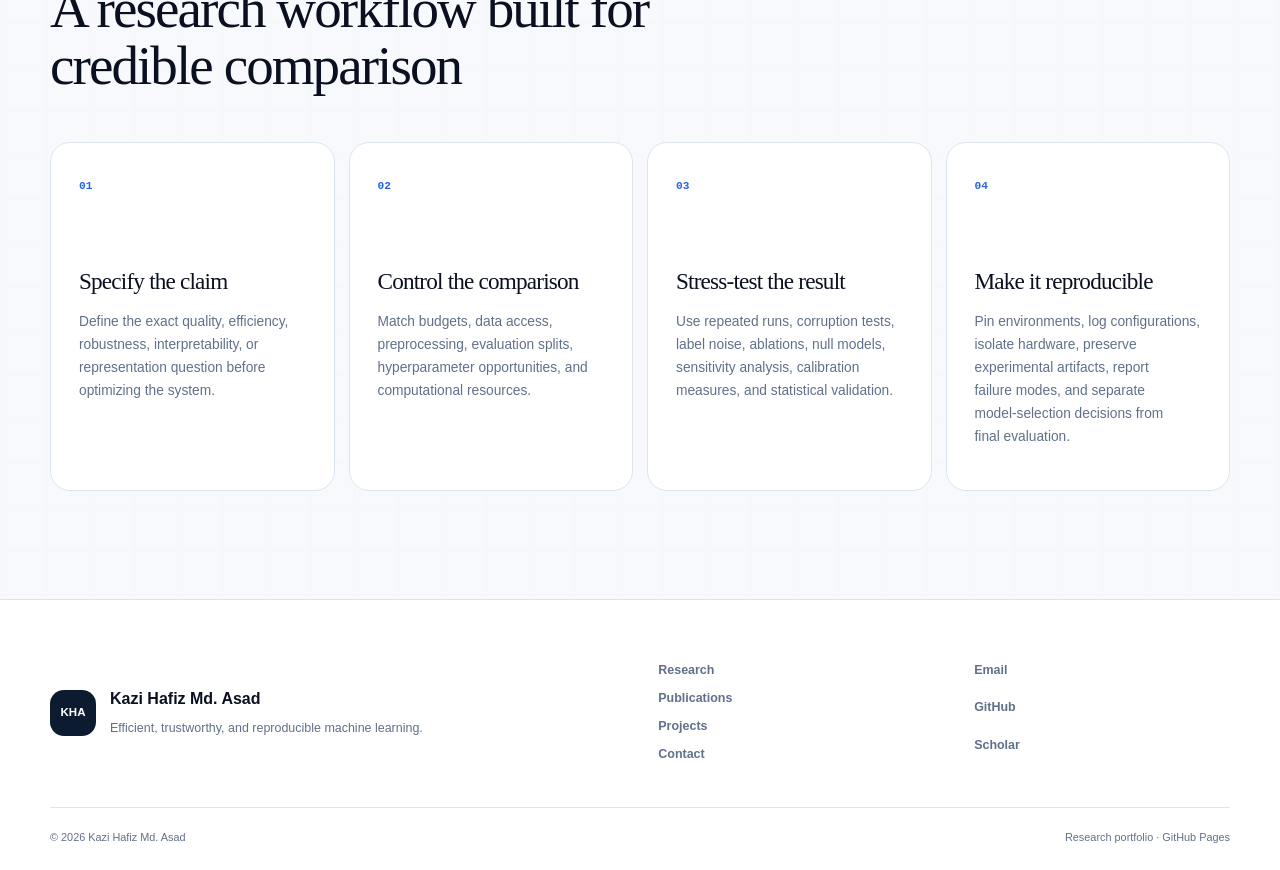
<file: research.html>
<!doctype html>
<html lang="en">

<head>
  <meta charset="utf-8">

  <meta name="viewport" content="width=device-width, initial-scale=1">

  <title>Research · Kazi Hafiz Md. Asad</title>

  <meta
    name="description"
    content="Research agenda of Kazi Hafiz Md. Asad across efficient and trustworthy AI, neural optimization reliability, explainable knowledge distillation, LLM compression, higher-order learning, AI security, and computational biology."
  >

  <meta name="author" content="Kazi Hafiz Md. Asad">

  <meta name="theme-color" content="#08111f">
  <meta name="color-scheme" content="light dark">

  <link
    rel="canonical"
    href="https://kazi-hafiz-md-asad.github.io/research.html"
  >

  <meta
    property="og:title"
    content="Research · Kazi Hafiz Md. Asad"
  >

  <meta
    property="og:description"
    content="Research in efficient and trustworthy AI, optimizer reliability, explainable knowledge distillation, LLM compression, higher-order representation learning, AI security, and computational biology."
  >

  <meta property="og:type" content="website">

  <meta
    property="og:url"
    content="https://kazi-hafiz-md-asad.github.io/research.html"
  >

  <meta
    property="og:site_name"
    content="Kazi Hafiz Md. Asad"
  >

  <meta name="twitter:card" content="summary">

  <link
    rel="icon"
    href="assets/img/favicon.svg"
    type="image/svg+xml"
  >

  <link rel="manifest" href="site.webmanifest">

  <link
    rel="stylesheet"
    href="assets/css/style.css"
  >

  <script>
    document.documentElement.classList.add('js');
  </script>
</head>


<body>

<a
  class="skip-link"
  href="#main"
>
  Skip to content
</a>


<div class="site-shell">


  <!-- =========================
       HEADER
  ========================== -->

  <header class="site-header">

    <div class="container nav-wrap">

      <a
        class="brand"
        href="index.html"
        aria-label="Kazi Hafiz Md. Asad home"
      >

        <span
          class="brand-mark"
          aria-hidden="true"
        >
          <span>K</span>
          <span>A</span>
        </span>

        <span class="brand-copy">
          <strong>Kazi Hafiz Md. Asad</strong>
          <small>Efficient AI · Trustworthy ML</small>
        </span>

      </a>


      <button
        class="menu-toggle"
        type="button"
        aria-label="Open navigation"
        aria-expanded="false"
      >
        <span></span>
        <span></span>
        <span></span>
      </button>


      <nav
        class="site-nav"
        aria-label="Primary navigation"
      >

        <a
          class="nav-link"
          href="index.html"
        >
          About
        </a>

        <a
          class="nav-link active"
          href="research.html"
        >
          Research
        </a>

        <a
          class="nav-link"
          href="publications.html"
        >
          Publications
        </a>

        <a
          class="nav-link"
          href="projects.html"
        >
          Projects
        </a>

        <a
          class="nav-link"
          href="experience.html"
        >
          Experience
        </a>

        <a
          class="nav-link"
          href="contact.html"
        >
          Contact
        </a>

      </nav>


      <button
        class="theme-toggle"
        type="button"
        aria-label="Toggle color theme"
      >

        <svg
          class="sun"
          viewBox="0 0 24 24"
          aria-hidden="true"
        >

          <circle
            cx="12"
            cy="12"
            r="4"
          />

          <path
            d="M12 2v2M12 20v2M4.93 4.93l1.42 1.42M17.66 17.66l1.41 1.41M2 12h2M20 12h2M4.93 19.07l1.42-1.42M17.66 6.34l1.41-1.41"
          />

        </svg>


        <svg
          class="moon"
          viewBox="0 0 24 24"
          aria-hidden="true"
        >

          <path
            d="M20.4 15.5A8.7 8.7 0 0 1 8.5 3.6a8.7 8.7 0 1 0 11.9 11.9Z"
          />

        </svg>

      </button>

    </div>

  </header>



  <!-- =========================
       MAIN
  ========================== -->

  <main id="main">


    <!-- =========================
         HERO
    ========================== -->

    <section class="page-hero research-hero">

      <div class="container page-hero-grid">

        <div class="reveal">

          <p class="eyebrow">
            Research agenda
          </p>

          <h1>
            Efficient systems. Robust evidence. Reproducible conclusions.
          </h1>

        </div>


        <div class="page-hero-aside reveal">

          <p>
            My research asks not only whether a machine-learning method
            performs well, but whether its gains remain reliable under
            controlled evaluation, distributional perturbations, computational
            constraints, and realistic deployment conditions.
          </p>

          <div class="mini-terminal">
            <span>principles.py</span>
            <code>rigor + efficiency + robustness + transparency</code>
          </div>

        </div>

      </div>

    </section>



    <!-- =========================
         RESEARCH INDEX
    ========================== -->

    <section class="section research-index-section">

      <div class="container">

        <div class="research-index reveal">

          <span>Research map</span>

          <a href="#efficient-nlp">
            01 Efficient NLP
          </a>

          <a href="#trustworthy-evaluation">
            02 Trustworthy Evaluation
          </a>

          <a href="#higher-order">
            03 Higher-Order Learning
          </a>

          <a href="#applied-ai">
            04 Explainable &amp; Applied AI
          </a>

        </div>

      </div>

    </section>



    <!-- =========================
         RESEARCH DETAILS
    ========================== -->

    <section class="section">

      <div class="container research-details">


        <!-- =========================
             01 EFFICIENT NLP
        ========================== -->

        <article
          class="research-block reveal"
          id="efficient-nlp"
        >

          <div class="research-number">
            01
          </div>


          <div>

            <p class="eyebrow">
              Efficient NLP &amp; LLM adaptation
            </p>

            <h2>
              Reducing model cost without disguising the quality trade-off
            </h2>


            <p class="research-lead">

              I study knowledge distillation, low-rank adaptation,
              quantization, gradient checkpointing, adaptive rank control,
              and compression-aware training to determine how much model
              capacity and computation are actually necessary for reliable
              NLP systems.

            </p>


            <div class="research-columns">


              <div>

                <h3>
                  Current questions
                </h3>

                <ul class="clean-list">

                  <li>
                    How much model capacity is necessary for a target task?
                  </li>

                  <li>
                    Which parameter-efficient fine-tuning components produce
                    measurable gains under matched computational budgets?
                  </li>

                  <li>
                    How should predictive quality, VRAM, runtime, convergence,
                    and optimization stability be reported together?
                  </li>

                  <li>
                    Can compact models preserve useful reasoning and evidence,
                    rather than only prediction outputs?
                  </li>

                </ul>

              </div>



              <div>

                <h3>
                  Current work
                </h3>

                <p>

                  Ultra-efficient fine-tuning of Qwen2.5-7B-Instruct on a
                  single consumer GPU using 4-bit loading, QLoRA, adaptive
                  rank scheduling, SVD warm-start, gradient-noise-gated
                  control, and reproducible GPU isolation.

                </p>

              </div>

            </div>


            <div class="method-tags">

              <span>Knowledge Distillation</span>
              <span>QLoRA</span>
              <span>4-bit Quantization</span>
              <span>Adaptive Rank</span>
              <span>Memory Profiling</span>
              <span>Efficient LLMs</span>

            </div>

          </div>

        </article>



        <!-- =========================
             02 TRUSTWORTHY EVALUATION
             + OPTIMIZER PROJECT
        ========================== -->

        <article
          class="research-block reveal"
          id="trustworthy-evaluation"
        >

          <div class="research-number">
            02
          </div>


          <div>

            <p class="eyebrow">
              Trustworthy evaluation &amp; optimizer reliability
            </p>

            <h2>
              Measuring whether optimization gains survive beyond clean accuracy
            </h2>


            <p class="research-lead">

              I treat experimental design as part of the research contribution.
              My work investigates whether apparent performance improvements
              remain credible after controlling hyperparameters, data access,
              leakage, random variation, corruption, label noise, calibration,
              computational cost, and evaluation methodology.

            </p>


            <div class="research-columns">


              <div>

                <h3>
                  Evaluation principles
                </h3>

                <ul class="clean-list">

                  <li>
                    Separate model selection from final held-out evaluation.
                  </li>

                  <li>
                    Match data access, tuning opportunities, optimization
                    budgets, and computational resources.
                  </li>

                  <li>
                    Stress-test models under feature corruption and label noise.
                  </li>

                  <li>
                    Quantify sensitivity to hyperparameters, seeds, and
                    optimization schedules.
                  </li>

                  <li>
                    Report calibration, runtime, convergence, and computational
                    cost alongside predictive accuracy.
                  </li>

                </ul>

              </div>



              <div>

                <h3>
                  Final-stage research
                </h3>

                <p>

                  <strong>
                    Beyond Clean Accuracy: A Test-Blind Benchmark for Optimizer
                    Reliability, Robustness, Calibration, and Computational
                    Efficiency
                  </strong>

                </p>

                <p>

                  I am developing a test-blind optimizer benchmark across
                  12 tabular classification datasets that evaluates neural
                  network optimization algorithms beyond conventional clean
                  test accuracy. The framework measures optimization stability,
                  robustness to data corruption and label noise, hyperparameter
                  sensitivity, predictive calibration, loss-landscape geometry,
                  and computational efficiency.

                </p>

              </div>

            </div>


            <div class="method-tags">

              <span>Optimizer Reliability</span>
              <span>Test-Blind Evaluation</span>
              <span>Robustness</span>
              <span>Calibration</span>
              <span>Hyperparameter Sensitivity</span>
              <span>Loss Landscapes</span>
              <span>Label Noise</span>
              <span>Ablation Studies</span>
              <span>Statistical Testing</span>
              <span>Reproducibility</span>

            </div>

          </div>

        </article>



        <!-- =========================
             03 HIGHER ORDER LEARNING
        ========================== -->

        <article
          class="research-block reveal"
          id="higher-order"
        >

          <div class="research-number">
            03
          </div>


          <div>

            <p class="eyebrow">
              Graph &amp; hypergraph learning
            </p>

            <h2>
              Finding when higher-order structure is genuinely useful
            </h2>


            <p class="research-lead">

              I compare pairwise graph projections with incidence-based
              hypergraph representations to determine when multi-entity
              interaction structure provides measurable improvements in
              biological structure recovery.

            </p>


            <div class="research-columns">


              <div>

                <h3>
                  Benchmark design
                </h3>

                <ul class="clean-list">

                  <li>
                    Nine IntAct MITAB interaction datasets.
                  </li>

                  <li>
                    Held-out, leakage-controlled evaluation.
                  </li>

                  <li>
                    Matched-k clustering comparisons.
                  </li>

                  <li>
                    Penalized hypergraph spectral clustering.
                  </li>

                  <li>
                    Null models, significance testing, and Gene Ontology
                    enrichment.
                  </li>

                </ul>

              </div>



              <div>

                <h3>
                  Research objective
                </h3>

                <p>

                  Move beyond the broad claim that higher-order representations
                  are inherently superior and instead characterize the empirical
                  conditions under which incidence structure contributes
                  measurable information beyond pairwise projection.

                </p>

              </div>

            </div>


            <div class="method-tags">

              <span>Hypergraphs</span>
              <span>Spectral Clustering</span>
              <span>Protein Complexes</span>
              <span>Network Science</span>
              <span>Null Models</span>
              <span>GO Enrichment</span>
              <span>Leakage Control</span>

            </div>

          </div>

        </article>



        <!-- =========================
             04 EXPLAINABLE & APPLIED AI
             + ARGUS-KD
        ========================== -->

        <article
          class="research-block reveal"
          id="applied-ai"
        >

          <div class="research-number">
            04
          </div>


          <div>

            <p class="eyebrow">
              Explainable AI, software security &amp; AI for science
            </p>

            <h2>
              Building efficient models that expose the evidence behind their decisions
            </h2>


            <p class="research-lead">

              My applied work extends efficient and trustworthy machine learning
              to software security, computational biology, digital phenotyping,
              healthcare AI, and sustainable computing. A central direction is
              designing compact systems whose predictions remain interpretable
              without depending on expensive post-hoc explanation pipelines.

            </p>


            <div class="research-columns">


              <div>

                <h3>
                  Final-stage research
                </h3>

                <p>

                  <strong>
                    ARGUS-KD: Attribution-Rationale Grounded Unified Student
                    Distillation for Explainable Code Vulnerability Detection
                  </strong>

                </p>

                <p>

                  ARGUS-KD investigates explainable knowledge distillation for
                  code vulnerability detection by transferring not only a
                  teacher model's prediction outputs but also its underlying
                  rationale and security evidence. Commit patch diffs are used
                  to derive ground-truth vulnerability rationales for training
                  a compact student model.

                </p>

              </div>



              <div>

                <h3>
                  Explainability by design
                </h3>

                <ul class="clean-list">

                  <li>
                    Distill predictive behavior together with security rationales.
                  </li>

                  <li>
                    Use commit patch diffs as supervision for vulnerability evidence.
                  </li>

                  <li>
                    Train a dedicated rationale prediction head.
                  </li>

                  <li>
                    Introduce a security concept bottleneck for structured evidence.
                  </li>

                  <li>
                    Produce token-level vulnerability explanations during inference
                    without additional explanation-time computation.
                  </li>

                </ul>

              </div>

            </div>


            <div class="research-columns">


              <div>

                <h3>
                  Broader application areas
                </h3>

                <ul class="clean-list">

                  <li>
                    Explainable code vulnerability detection.
                  </li>

                  <li>
                    Computational biology and biological network analysis.
                  </li>

                  <li>
                    Longitudinal and naturalistic digital phenotyping.
                  </li>

                  <li>
                    Sustainable AI across energy, carbon, water, and hardware
                    lifecycle.
                  </li>

                  <li>
                    Healthcare NLP under uncertainty and deployment constraints.
                  </li>

                </ul>

              </div>



              <div>

                <h3>
                  Long-term direction
                </h3>

                <p>

                  Developing machine-learning systems that are efficient enough
                  to deploy, robust enough to survive realistic variation,
                  interpretable enough to audit, and experimentally rigorous
                  enough to trust.

                </p>

              </div>

            </div>


            <div class="method-tags">

              <span>ARGUS-KD</span>
              <span>Explainable AI</span>
              <span>Knowledge Distillation</span>
              <span>Code Vulnerability Detection</span>
              <span>Token-Level Rationales</span>
              <span>Concept Bottlenecks</span>
              <span>AI4SE</span>
              <span>Computational Biology</span>
              <span>Digital Phenotyping</span>
              <span>Sustainable AI</span>

            </div>

          </div>

        </article>


      </div>

    </section>



    <!-- =========================
         RESEARCH WORKFLOW
    ========================== -->

    <section class="section section-grid">

      <div class="container">


        <div class="section-heading reveal">

          <p class="eyebrow">
            How I work
          </p>

          <h2>
            A research workflow built for credible comparison
          </h2>

        </div>



        <div class="process-grid">


          <article class="process-card reveal">

            <span>
              01
            </span>

            <h3>
              Specify the claim
            </h3>

            <p>

              Define the exact quality, efficiency, robustness,
              interpretability, or representation question before optimizing
              the system.

            </p>

          </article>



          <article class="process-card reveal">

            <span>
              02
            </span>

            <h3>
              Control the comparison
            </h3>

            <p>

              Match budgets, data access, preprocessing, evaluation splits,
              hyperparameter opportunities, and computational resources.

            </p>

          </article>



          <article class="process-card reveal">

            <span>
              03
            </span>

            <h3>
              Stress-test the result
            </h3>

            <p>

              Use repeated runs, corruption tests, label noise, ablations,
              null models, sensitivity analysis, calibration measures, and
              statistical validation.

            </p>

          </article>



          <article class="process-card reveal">

            <span>
              04
            </span>

            <h3>
              Make it reproducible
            </h3>

            <p>

              Pin environments, log configurations, isolate hardware,
              preserve experimental artifacts, report failure modes, and
              separate model-selection decisions from final evaluation.

            </p>

          </article>


        </div>

      </div>

    </section>


  </main>



  <!-- =========================
       FOOTER
  ========================== -->

  <footer class="site-footer">


    <div class="container footer-main">


      <div class="footer-identity">

        <span class="footer-monogram">
          KHA
        </span>


        <div>

          <strong>
            Kazi Hafiz Md. Asad
          </strong>

          <p>
            Efficient, trustworthy, and reproducible machine learning.
          </p>

        </div>

      </div>



      <div class="footer-nav">

        <a href="research.html">
          Research
        </a>

        <a href="publications.html">
          Publications
        </a>

        <a href="projects.html">
          Projects
        </a>

        <a href="contact.html">
          Contact
        </a>

      </div>



      <div class="footer-social">

        <a href="mailto:kazi.asad@northsouth.edu">
          Email
        </a>

        <a
          href="https://github.com/donnowhattodo"
          target="_blank"
          rel="noopener"
        >
          GitHub
        </a>

        <a
          href="https://scholar.google.com/citations?user=24zDLJMAAAAJ&hl=en"
          target="_blank"
          rel="noopener"
        >
          Scholar
        </a>

      </div>

    </div>



    <div class="container footer-bottom">

      <span>
        © <span data-current-year></span> Kazi Hafiz Md. Asad
      </span>

      <span>
        Research portfolio · GitHub Pages
      </span>

    </div>


  </footer>

</div>


<script src="assets/js/site-config.js"></script>
<script src="assets/js/main.js"></script>
<script src="assets/js/research-field.js" defer></script>


</body>
</html>
</file>
<file: assets/css/style.css>
:root {
  --ink: #0a1020;
  --ink-soft: #27334c;
  --muted: #61708a;
  --paper: #f7f9fc;
  --surface: #ffffff;
  --surface-2: #eef3f9;
  --line: #dce4ef;
  --line-strong: #c6d2e2;
  --navy: #08111f;
  --navy-2: #0d1b31;
  --navy-3: #142742;
  --accent: #2563eb;
  --accent-2: #06b6d4;
  --accent-3: #7c3aed;
  --accent-soft: #e8f0ff;
  --success: #0e9f6e;
  --shadow: 0 24px 70px rgba(20, 39, 66, 0.13);
  --shadow-soft: 0 12px 34px rgba(20, 39, 66, 0.08);
  --radius-sm: 12px;
  --radius: 20px;
  --radius-lg: 30px;
  --max: 1180px;
  --header: 78px;
}

[data-theme="dark"] {
  --ink: #f5f8fc;
  --ink-soft: #d5deeb;
  --muted: #95a6be;
  --paper: #07101d;
  --surface: #0d1828;
  --surface-2: #101f33;
  --line: #20324a;
  --line-strong: #2b405b;
  --navy: #040a12;
  --navy-2: #081422;
  --navy-3: #10243d;
  --accent: #6ea1ff;
  --accent-2: #38d2ec;
  --accent-3: #a78bfa;
  --accent-soft: #102950;
  --shadow: 0 24px 70px rgba(0, 0, 0, 0.34);
  --shadow-soft: 0 12px 34px rgba(0, 0, 0, 0.2);
}

* { box-sizing: border-box; }
html { scroll-behavior: smooth; }
body {
  margin: 0;
  min-width: 320px;
  color: var(--ink);
  background: var(--paper);
  font-family: Inter, ui-sans-serif, -apple-system, BlinkMacSystemFont, "Segoe UI", sans-serif;
  line-height: 1.68;
  text-rendering: optimizeLegibility;
  -webkit-font-smoothing: antialiased;
}
body::selection { background: var(--accent); color: #fff; }
a { color: inherit; }
img { max-width: 100%; display: block; }
button, input, textarea, select { font: inherit; }
svg { width: 1.15em; height: 1.15em; fill: none; stroke: currentColor; stroke-width: 1.7; stroke-linecap: round; stroke-linejoin: round; }
.site-shell { overflow: clip; }
.container { width: min(calc(100% - 44px), var(--max)); margin-inline: auto; }
.narrow { width: min(calc(100% - 44px), 850px); margin-inline: auto; }
.skip-link { position: fixed; left: 12px; top: -80px; z-index: 1000; background: var(--ink); color: var(--paper); padding: 10px 14px; border-radius: 8px; text-decoration: none; }
.skip-link:focus { top: 12px; }

/* Header */
.site-header {
  position: sticky;
  top: 0;
  z-index: 100;
  isolation: isolate;
  height: var(--header);
  border-bottom: 1px solid color-mix(in srgb, var(--line) 75%, transparent);
  background: color-mix(in srgb, var(--paper) 86%, transparent);
  backdrop-filter: blur(18px) saturate(150%);
}
.nav-wrap { height: 100%; display: flex; align-items: center; gap: 28px; }
.brand { display: inline-flex; align-items: center; gap: 12px; margin-right: auto; text-decoration: none; min-width: max-content; }
.brand-mark {
  position: relative;
  width: 42px;
  height: 42px;
  border-radius: 13px;
  display: grid;
  place-items: center;
  overflow: hidden;
  background: linear-gradient(135deg, var(--navy-2), #1d4ed8 70%, var(--accent-2));
  color: white;
  box-shadow: 0 10px 24px rgba(37, 99, 235, 0.22);
  font-size: 0.74rem;
  font-weight: 900;
  letter-spacing: -0.04em;
}
.brand-mark::after { content: ""; position: absolute; inset: 0; background: linear-gradient(145deg, rgba(255,255,255,.22), transparent 50%); }
.brand-mark span:first-child { transform: translate(-4px, -4px); }
.brand-mark span:last-child { transform: translate(4px, 4px); }
.brand-copy { display: grid; line-height: 1.2; }
.brand-copy strong { font-size: .91rem; letter-spacing: -.015em; }
.brand-copy small { margin-top: 4px; color: var(--muted); font-size: .68rem; letter-spacing: .035em; }
.site-nav { display: flex; align-items: center; gap: 4px; }
.nav-link { position: relative; padding: 8px 11px; color: var(--muted); text-decoration: none; font-size: .78rem; font-weight: 750; letter-spacing: .01em; border-radius: 9px; transition: color .2s, background .2s; }
.nav-link:hover { color: var(--ink); background: var(--surface-2); }
.nav-link.active { color: var(--accent); background: var(--accent-soft); }
.theme-toggle, .menu-toggle { border: 1px solid var(--line); background: var(--surface); color: var(--ink); cursor: pointer; }
.theme-toggle { width: 40px; height: 40px; border-radius: 12px; display: grid; place-items: center; box-shadow: var(--shadow-soft); }
.theme-toggle .sun { display: none; }
[data-theme="dark"] .theme-toggle .moon { display: none; }
[data-theme="dark"] .theme-toggle .sun { display: block; }
.menu-toggle { display: none; width: 42px; height: 42px; border-radius: 12px; padding: 10px; }
.menu-toggle span { display: block; width: 100%; height: 2px; margin: 4px 0; background: currentColor; border-radius: 3px; }

/* Core typography */
.eyebrow { margin: 0 0 14px; color: var(--accent); text-transform: uppercase; letter-spacing: .17em; font-size: .68rem; font-weight: 900; }
h1, h2, h3, p { text-wrap: pretty; }
h1, h2, h3 { color: var(--ink); letter-spacing: -.035em; }
h1 { font-family: Georgia, "Times New Roman", serif; font-weight: 500; }
h2 { margin: 0; font-family: Georgia, "Times New Roman", serif; font-size: clamp(2.1rem, 4.3vw, 4rem); line-height: 1.04; font-weight: 500; }
h3 { line-height: 1.2; }
.section { position: relative; padding: 108px 0; }
.section-grid { background-image: linear-gradient(var(--line) 1px, transparent 1px), linear-gradient(90deg, var(--line) 1px, transparent 1px); background-size: 44px 44px; background-position: center; }
.section-grid::before { content: ""; position: absolute; inset: 0; background: color-mix(in srgb, var(--paper) 91%, transparent); pointer-events: none; }
.section-grid > * { position: relative; }
.section-heading { margin-bottom: 48px; max-width: 800px; }
.section-heading.with-action { max-width: none; display: flex; align-items: end; justify-content: space-between; gap: 28px; }
.text-link { color: var(--accent); font-weight: 800; text-decoration: none; white-space: nowrap; }
.text-link:hover { text-decoration: underline; text-underline-offset: 5px; }
.button { min-height: 48px; display: inline-flex; align-items: center; justify-content: center; gap: 9px; padding: 0 19px; border-radius: 12px; border: 1px solid transparent; text-decoration: none; font-size: .82rem; font-weight: 850; transition: transform .2s, box-shadow .2s, background .2s, color .2s; }
.button svg { width: 16px; }
.button:hover { transform: translateY(-2px); }
.button.primary { background: linear-gradient(135deg, var(--accent), #2353d5); color: #fff; box-shadow: 0 15px 32px rgba(37, 99, 235, .24); }
.button.ghost { border-color: var(--line-strong); background: var(--surface); color: var(--ink); }
.button.light { background: #fff; color: #0a1630; }
.button.outline-light { color: #fff; border-color: rgba(255,255,255,.35); }

/* Home hero */
.hero { position: relative; min-height: calc(100vh - var(--header)); display: flex; align-items: center; background: radial-gradient(circle at 85% 15%, rgba(37,99,235,.12), transparent 34%), radial-gradient(circle at 8% 78%, rgba(6,182,212,.09), transparent 30%); }
.hero-grid-bg { position: absolute; inset: 0; opacity: .45; background-image: linear-gradient(var(--line) 1px, transparent 1px), linear-gradient(90deg, var(--line) 1px, transparent 1px); background-size: 52px 52px; mask-image: linear-gradient(to bottom, transparent, #000 12%, #000 82%, transparent); }
.hero-grid { position: relative; display: grid; grid-template-columns: 1.25fr .75fr; gap: 76px; align-items: center; padding: 82px 0 92px; }
.status-line { display: inline-flex; align-items: center; gap: 9px; margin-bottom: 28px; padding: 7px 11px; border: 1px solid var(--line); border-radius: 999px; background: color-mix(in srgb, var(--surface) 78%, transparent); color: var(--muted); font-size: .72rem; font-weight: 750; box-shadow: var(--shadow-soft); }
.status-dot { width: 8px; height: 8px; border-radius: 50%; background: var(--success); box-shadow: 0 0 0 5px color-mix(in srgb, var(--success) 15%, transparent); }
.hero h1 { max-width: 860px; margin: 0; font-size: clamp(3.45rem, 6.4vw, 6.8rem); line-height: .96; }
.hero h1 em { font-style: normal; background: linear-gradient(110deg, var(--accent), var(--accent-2) 55%, var(--accent-3)); -webkit-background-clip: text; background-clip: text; color: transparent; }
.hero-lead { max-width: 780px; margin: 30px 0 0; color: var(--ink-soft); font-size: clamp(1.03rem, 1.5vw, 1.22rem); line-height: 1.75; }
.hero-actions { display: flex; flex-wrap: wrap; gap: 11px; margin-top: 36px; }
.hero-proof { display: grid; grid-template-columns: repeat(3, 1fr); gap: 14px; margin-top: 50px; max-width: 700px; }
.hero-proof div { border-left: 1px solid var(--line-strong); padding-left: 17px; }
.hero-proof strong { display: block; color: var(--ink); font-family: Georgia, serif; font-size: 1.65rem; line-height: 1; }
.hero-proof span { display: block; margin-top: 6px; color: var(--muted); font-size: .7rem; line-height: 1.3; }
.profile-panel { position: relative; padding: 18px; border: 1px solid color-mix(in srgb, var(--line-strong) 80%, transparent); border-radius: 30px; background: color-mix(in srgb, var(--surface) 88%, transparent); box-shadow: var(--shadow); backdrop-filter: blur(14px); overflow: hidden; }
.profile-glow { position: absolute; width: 240px; height: 240px; right: -100px; top: -100px; border-radius: 50%; background: radial-gradient(circle, rgba(37,99,235,.25), transparent 68%); }
.portrait-wrap { position: relative; aspect-ratio: 4/4.4; overflow: hidden; border-radius: 22px; background: linear-gradient(145deg, var(--surface-2), var(--accent-soft)); }
.profile-image { width: 100%; height: 100%; object-fit: cover; }
.portrait-label { position: absolute; left: 14px; bottom: 14px; padding: 7px 10px; border: 1px solid rgba(255,255,255,.3); border-radius: 999px; background: rgba(6,16,31,.72); color: #fff; backdrop-filter: blur(8px); font-size: .67rem; font-weight: 800; }
.profile-meta { padding: 24px 8px 12px; }
.terminal-label { display: block; color: var(--accent-2); font-family: ui-monospace, SFMono-Regular, Menlo, monospace; font-size: .65rem; }
.profile-meta h2 { margin-top: 7px; font-size: 1.7rem; }
.profile-meta > p { margin: 6px 0 18px; color: var(--muted); font-size: .84rem; }
.profile-meta ul { margin: 0; padding: 0; list-style: none; border-top: 1px solid var(--line); }
.profile-meta li { display: flex; justify-content: space-between; gap: 20px; padding: 10px 0; border-bottom: 1px solid var(--line); font-size: .72rem; }
.profile-meta li span { color: var(--muted); font-family: ui-monospace, SFMono-Regular, Menlo, monospace; }
.profile-meta li strong { font-weight: 750; text-align: right; }
.quick-links { display: flex; gap: 8px; padding: 8px; }
.quick-links a { width: 39px; height: 39px; display: grid; place-items: center; border-radius: 11px; border: 1px solid var(--line); color: var(--muted); background: var(--surface); }
.quick-links a:hover { color: #fff; border-color: var(--accent); background: var(--accent); }

.signal-strip { border-block: 1px solid var(--line); background: var(--surface); }
.signal-grid { display: grid; grid-template-columns: repeat(4, 1fr); }
.signal-grid a { position: relative; min-height: 118px; padding: 24px; border-right: 1px solid var(--line); text-decoration: none; display: flex; flex-direction: column; justify-content: center; transition: background .2s; }
.signal-grid a:first-child { border-left: 1px solid var(--line); }
.signal-grid a::after { content: "↗"; position: absolute; top: 20px; right: 20px; color: var(--line-strong); }
.signal-grid a:hover { background: var(--accent-soft); }
.signal-grid span { color: var(--muted); font-size: .68rem; text-transform: uppercase; letter-spacing: .12em; font-weight: 850; }
.signal-grid strong { margin-top: 7px; font-size: .88rem; }

.editorial-split { display: grid; grid-template-columns: .92fr 1.08fr; gap: 100px; align-items: start; }
.prose-large p { margin: 0 0 22px; color: var(--ink-soft); font-size: 1.08rem; }
.pillar-grid { display: grid; grid-template-columns: repeat(4, 1fr); border: 1px solid var(--line); border-radius: var(--radius-lg); overflow: hidden; background: var(--surface); box-shadow: var(--shadow-soft); }
.pillar-card { position: relative; min-height: 410px; padding: 34px 28px; border-right: 1px solid var(--line); display: flex; flex-direction: column; }
.pillar-card:last-child { border-right: 0; }
.pillar-no { position: absolute; right: 22px; top: 20px; color: var(--line-strong); font-size: .7rem; font-weight: 900; }
.pillar-icon { width: 50px; height: 50px; display: grid; place-items: center; border-radius: 15px; background: var(--accent-soft); color: var(--accent); font-family: Georgia, serif; font-size: 1.45rem; }
.pillar-card h3 { margin: 46px 0 14px; font-family: Georgia, serif; font-size: 1.55rem; font-weight: 500; }
.pillar-card p { margin: 0; color: var(--muted); font-size: .88rem; }
.pillar-card a { margin-top: auto; color: var(--accent); text-decoration: none; font-size: .78rem; font-weight: 850; }
.pillar-card:hover { background: var(--accent-soft); }

.feature-section { background: var(--navy); color: #fff; }
.feature-section h2 { color: #fff; }
.feature-grid { display: grid; grid-template-columns: 1fr 1fr; gap: 72px; align-items: center; }
.feature-copy > p:not(.eyebrow) { color: #b7c5d9; font-size: 1.02rem; }
.feature-stats { display: flex; flex-wrap: wrap; gap: 9px; margin: 30px 0; }
.feature-stats span { padding: 8px 11px; border: 1px solid #29415f; border-radius: 999px; color: #b7c5d9; font-size: .72rem; }
.feature-stats strong { color: #fff; }
.code-window { border: 1px solid #29415f; border-radius: 20px; overflow: hidden; background: #07111e; box-shadow: 0 35px 80px rgba(0,0,0,.35); transform: rotate(1.2deg); }
.code-window-bar { height: 48px; display: flex; align-items: center; gap: 7px; padding: 0 16px; border-bottom: 1px solid #203751; background: #0d1c30; }
.code-window-bar span { width: 9px; height: 9px; border-radius: 50%; background: #334965; }
.code-window-bar code { margin-left: 8px; color: #8da2bb; font-size: .67rem; }
.code-window pre { margin: 0; padding: 28px 24px 32px; overflow: auto; color: #c8d5e5; font-family: ui-monospace, SFMono-Regular, Menlo, monospace; font-size: .75rem; line-height: 2.1; }
.code-comment { color: #60758f; }
.code-line { display: block; padding: 0 10px; border-radius: 6px; }
.code-line b { display: inline-block; width: 28px; color: #536c8a; }
.code-line.active { background: rgba(37,99,235,.18); color: #8bdcf0; }

.publication-stack { border-top: 1px solid var(--line-strong); }
.pub-row { display: grid; grid-template-columns: 100px 1fr; gap: 35px; padding: 38px 0; border-bottom: 1px solid var(--line); }
.pub-index { color: var(--accent); font-family: ui-monospace, SFMono-Regular, Menlo, monospace; font-size: .74rem; font-weight: 850; }
.pub-meta { display: flex; flex-wrap: wrap; gap: 8px; margin-bottom: 12px; }
.pub-meta span { padding: 5px 8px; border: 1px solid var(--line); border-radius: 999px; color: var(--muted); font-size: .63rem; font-weight: 800; letter-spacing: .04em; text-transform: uppercase; }
.pub-body h2, .pub-body h3 { margin: 0; font-family: Georgia, serif; font-weight: 500; font-size: clamp(1.35rem, 2.3vw, 2.08rem); }
.pub-body p { color: var(--muted); max-width: 920px; }
.authors { color: var(--ink-soft) !important; font-size: .88rem; }
.pub-actions { display: flex; flex-wrap: wrap; gap: 13px; margin-top: 17px; }
.pub-actions a, .pub-actions span { color: var(--accent); font-size: .75rem; font-weight: 850; text-decoration: none; }
.pub-actions a:hover { text-decoration: underline; text-underline-offset: 4px; }
.publication-stack.detailed .pub-row { padding: 48px 0; }

.collaboration-section { padding-top: 0; }
.collaboration-card { display: flex; justify-content: space-between; align-items: center; gap: 50px; padding: 58px; border-radius: var(--radius-lg); color: #fff; background: radial-gradient(circle at 90% 10%, rgba(6,182,212,.25), transparent 31%), linear-gradient(135deg, #0b1c35, #133a73); box-shadow: var(--shadow); }
.collaboration-card h2 { color: #fff; max-width: 760px; font-size: clamp(2rem, 4vw, 3.55rem); }
.collaboration-card p:not(.eyebrow) { color: #c5d2e3; max-width: 760px; }
.collaboration-actions { min-width: max-content; display: flex; flex-direction: column; gap: 10px; }

/* Page hero */
.page-hero { position: relative; padding: 116px 0 92px; background: radial-gradient(circle at 80% 10%, rgba(37,99,235,.13), transparent 30%), linear-gradient(180deg, var(--surface), var(--paper)); border-bottom: 1px solid var(--line); }
.page-hero::after { content: ""; position: absolute; inset: 0; opacity: .35; background-image: linear-gradient(var(--line) 1px, transparent 1px), linear-gradient(90deg, var(--line) 1px, transparent 1px); background-size: 52px 52px; mask-image: linear-gradient(to bottom, #000, transparent 85%); pointer-events: none; }
.page-hero > * { position: relative; z-index: 1; }
.page-hero-grid { display: grid; grid-template-columns: 1.3fr .7fr; gap: 80px; align-items: end; }
.page-hero h1 { margin: 0; max-width: 950px; font-size: clamp(3.3rem, 6vw, 6.35rem); line-height: .98; }
.page-hero-aside { padding-bottom: 8px; }
.page-hero-aside > p { color: var(--ink-soft); font-size: 1rem; }
.mini-terminal { margin-top: 24px; padding: 16px; border: 1px solid var(--line); border-radius: 12px; background: var(--surface); box-shadow: var(--shadow-soft); }
.mini-terminal span { display: block; color: var(--muted); font-size: .65rem; }
.mini-terminal code { color: var(--accent); font-size: .77rem; }

/* Research */
.research-index-section { padding: 32px 0; border-bottom: 1px solid var(--line); }
.research-index { display: flex; flex-wrap: wrap; gap: 8px; align-items: center; }
.research-index > span { margin-right: 16px; color: var(--muted); font-size: .67rem; text-transform: uppercase; letter-spacing: .14em; font-weight: 900; }
.research-index a { padding: 8px 11px; border: 1px solid var(--line); border-radius: 999px; background: var(--surface); color: var(--ink-soft); text-decoration: none; font-size: .72rem; font-weight: 800; }
.research-index a:hover { border-color: var(--accent); color: var(--accent); }
.research-details { border-top: 1px solid var(--line); }
.research-block { display: grid; grid-template-columns: 115px 1fr; gap: 55px; padding: 86px 0; border-bottom: 1px solid var(--line); scroll-margin-top: 100px; }
.research-number { color: var(--line-strong); font-family: Georgia, serif; font-size: 3.6rem; line-height: 1; }
.research-block h2 { max-width: 980px; font-size: clamp(2.4rem, 4.6vw, 4.5rem); }
.research-lead { max-width: 940px; color: var(--ink-soft); font-size: 1.1rem; }
.research-columns { display: grid; grid-template-columns: 1fr 1fr; gap: 58px; margin-top: 38px; }
.research-columns h3 { font-family: Georgia, serif; font-size: 1.35rem; }
.research-columns p { color: var(--muted); }
.clean-list { margin: 0; padding: 0; list-style: none; }
.clean-list li { position: relative; padding-left: 19px; margin: 8px 0; color: var(--muted); }
.clean-list li::before { content: ""; position: absolute; left: 0; top: .72em; width: 6px; height: 6px; border-radius: 50%; background: var(--accent); }
.method-tags, .project-tags, .topic-cloud { display: flex; flex-wrap: wrap; gap: 8px; }
.method-tags { margin-top: 30px; }
.method-tags span, .project-tags span, .topic-cloud span { padding: 7px 10px; border: 1px solid var(--line); border-radius: 999px; background: var(--surface); color: var(--muted); font-size: .68rem; font-weight: 750; }
.process-grid { display: grid; grid-template-columns: repeat(4, 1fr); gap: 14px; }
.process-card { min-height: 280px; padding: 28px; border: 1px solid var(--line); border-radius: var(--radius); background: var(--surface); }
.process-card > span { color: var(--accent); font-family: ui-monospace, monospace; font-size: .7rem; font-weight: 900; }
.process-card h3 { margin: 70px 0 13px; font-family: Georgia, serif; font-size: 1.45rem; font-weight: 500; }
.process-card p { color: var(--muted); font-size: .86rem; }

/* Filters */
.filter-bar { display: flex; flex-wrap: wrap; gap: 8px; margin-bottom: 34px; }
.filter-button { padding: 9px 13px; border: 1px solid var(--line); border-radius: 999px; background: var(--surface); color: var(--muted); font-size: .72rem; font-weight: 850; cursor: pointer; }
.filter-button:hover, .filter-button.active { border-color: var(--accent); background: var(--accent); color: #fff; }
[data-publication][hidden], [data-project][hidden] { display: none !important; }

/* Projects */
.archive-note { font-size: .82rem !important; }
.archive-note a { color: var(--accent); }
.project-grid.premium { display: grid; grid-template-columns: repeat(2, 1fr); gap: 18px; }
.project-card { position: relative; min-height: 430px; padding: 32px; border: 1px solid var(--line); border-radius: var(--radius); background: var(--surface); display: flex; flex-direction: column; overflow: hidden; transition: transform .25s, box-shadow .25s, border-color .25s; }
.project-card::before { content: ""; position: absolute; width: 170px; height: 170px; right: -80px; top: -90px; border-radius: 50%; background: radial-gradient(circle, color-mix(in srgb, var(--accent) 16%, transparent), transparent 70%); }
.project-card:hover { transform: translateY(-5px); border-color: color-mix(in srgb, var(--accent) 45%, var(--line)); box-shadow: var(--shadow-soft); }
.project-featured { grid-column: span 2; min-height: 480px; padding-right: 42%; background: radial-gradient(circle at 92% 35%, rgba(6,182,212,.15), transparent 26%), radial-gradient(circle at 80% 70%, rgba(37,99,235,.18), transparent 34%), var(--surface); }
.project-featured::after { content: "Attention(Q,K,V)"; position: absolute; right: 7%; top: 43%; color: var(--accent); font-family: Georgia, serif; font-size: clamp(2rem, 4vw, 4.2rem); transform: rotate(-7deg); opacity: .55; }
.project-top { position: relative; display: flex; justify-content: space-between; gap: 20px; color: var(--muted); font-size: .65rem; text-transform: uppercase; letter-spacing: .12em; font-weight: 900; }
.project-top strong { color: var(--accent); }
.project-badge { width: max-content; margin-top: 34px; padding: 7px 9px; border-radius: 999px; background: var(--accent-soft); color: var(--accent); font-size: .67rem; font-weight: 900; }
.project-card h2 { position: relative; margin: 54px 0 14px; max-width: 730px; font-family: Georgia, serif; font-size: clamp(1.65rem, 2.6vw, 2.65rem); font-weight: 500; }
.project-featured h2 { margin-top: 18px; }
.project-card > p { position: relative; color: var(--muted); font-size: .9rem; }
.project-tags { position: relative; margin: 17px 0 25px; }
.project-link, .project-status { position: relative; margin-top: auto; align-self: flex-start; color: var(--accent); font-size: .76rem; font-weight: 900; text-decoration: none; }
.project-link:hover { text-decoration: underline; text-underline-offset: 4px; }
.project-status { color: var(--muted); }

/* Experience */
.timeline { display: flex; flex-direction: column; gap: 100px; }
.timeline-group { display: grid; grid-template-columns: 200px 1fr; gap: 70px; }
.timeline-label { position: sticky; top: 110px; align-self: start; }
.timeline-label span { color: var(--accent); font-family: ui-monospace, monospace; font-size: .7rem; font-weight: 900; }
.timeline-label h2 { margin-top: 12px; font-size: 2rem; }
.timeline-content { border-top: 1px solid var(--line-strong); }
.timeline-item { display: grid; grid-template-columns: 170px 1fr; gap: 38px; padding: 38px 0; border-bottom: 1px solid var(--line); }
.timeline-date { color: var(--accent); font-size: .72rem; font-weight: 850; }
.timeline-kicker { margin: 0; color: var(--muted); font-size: .7rem; text-transform: uppercase; letter-spacing: .08em; font-weight: 850; }
.timeline-item h3 { margin: 5px 0 15px; font-family: Georgia, serif; font-size: 1.65rem; font-weight: 500; }
.timeline-item p, .timeline-item li { color: var(--muted); font-size: .9rem; }
.skill-matrix { display: grid; grid-template-columns: repeat(2, 1fr); gap: 14px; }
.skill-card { min-height: 270px; padding: 30px; border: 1px solid var(--line); border-radius: var(--radius); background: var(--surface); }
.skill-card > span { color: var(--accent); font-size: .7rem; font-weight: 900; }
.skill-card h3 { margin: 58px 0 12px; font-family: Georgia, serif; font-size: 1.55rem; font-weight: 500; }
.skill-card p { color: var(--muted); font-size: .9rem; }

/* Contact */
.contact-layout { display: grid; grid-template-columns: .95fr 1.05fr; gap: 22px; }
.contact-card { min-height: 650px; padding: 48px; border-radius: var(--radius-lg); color: #fff; background: radial-gradient(circle at 80% 10%, rgba(6,182,212,.2), transparent 32%), linear-gradient(145deg, #071321, #123a72); box-shadow: var(--shadow); display: flex; flex-direction: column; }
.contact-card h2 { color: #fff; font-size: clamp(2.4rem, 4vw, 4.3rem); }
.contact-status { width: max-content; display: flex; align-items: center; gap: 9px; margin-bottom: auto; padding: 7px 10px; border: 1px solid rgba(255,255,255,.18); border-radius: 999px; color: #c5d7ea; font-size: .68rem; }
.contact-status span { width: 8px; height: 8px; border-radius: 50%; background: #2ed49a; }
.contact-email { margin-top: 35px; color: #fff; font-family: Georgia, serif; font-size: clamp(1.35rem, 2.8vw, 2.2rem); text-decoration-thickness: 1px; text-underline-offset: 8px; word-break: break-word; }
.copy-button { width: max-content; margin-top: 18px; padding: 9px 12px; border: 1px solid rgba(255,255,255,.24); border-radius: 9px; background: transparent; color: #fff; cursor: pointer; font-size: .72rem; font-weight: 800; }
.contact-context { margin-top: auto; padding-top: 30px; border-top: 1px solid rgba(255,255,255,.15); }
.contact-context span { color: #7fd8e9; font-size: .65rem; text-transform: uppercase; letter-spacing: .12em; font-weight: 900; }
.contact-context p { color: #c5d7ea; }
.profile-directory { border: 1px solid var(--line); border-radius: var(--radius-lg); background: var(--surface); overflow: hidden; }
.profile-directory a { min-height: 80px; padding: 18px 24px; border-bottom: 1px solid var(--line); display: flex; align-items: center; justify-content: space-between; gap: 25px; text-decoration: none; }
.profile-directory a:last-child { border-bottom: 0; }
.profile-directory a:hover { background: var(--accent-soft); }
.profile-directory a div { display: grid; }
.profile-directory span { color: var(--muted); font-size: .66rem; text-transform: uppercase; letter-spacing: .1em; font-weight: 800; }
.profile-directory strong { margin-top: 3px; font-size: .9rem; }
.profile-directory b { color: var(--accent); }
.topic-cloud { justify-content: center; max-width: 950px; margin-inline: auto; }
.topic-cloud span { padding: 11px 15px; font-size: .8rem; }

/* 404 */
.not-found { min-height: calc(100vh - var(--header)); display: grid; place-items: center; padding: 90px 0; text-align: center; }
.error-code { color: var(--accent-soft); font-family: Georgia, serif; font-size: clamp(8rem, 25vw, 18rem); line-height: .7; font-weight: 700; text-shadow: 0 0 0 var(--accent); }
.not-found h1 { margin: 42px 0 12px; font-size: clamp(2.4rem, 5vw, 4.8rem); }
.not-found p:not(.eyebrow) { color: var(--muted); }
.not-found .button { margin-top: 20px; }

/* Footer */
.site-footer { padding: 60px 0 24px; border-top: 1px solid var(--line); background: var(--surface); }
.footer-main { display: grid; grid-template-columns: 1.5fr .7fr .7fr; gap: 60px; }
.footer-identity { display: flex; align-items: center; gap: 14px; }
.footer-monogram { width: 46px; height: 46px; display: grid; place-items: center; border-radius: 14px; background: var(--navy-2); color: #fff; font-size: .72rem; font-weight: 900; }
.footer-identity p { margin: 5px 0 0; color: var(--muted); font-size: .78rem; }
.footer-nav, .footer-social { display: grid; gap: 7px; }
.footer-nav a, .footer-social a { color: var(--muted); text-decoration: none; font-size: .78rem; font-weight: 700; }
.footer-nav a:hover, .footer-social a:hover { color: var(--accent); }
.footer-bottom { display: flex; justify-content: space-between; gap: 30px; margin-top: 42px; padding-top: 20px; border-top: 1px solid var(--line); color: var(--muted); font-size: .68rem; }

/* Motion */
.reveal {
  opacity: 1;
  transform: none;
}

/*
  Progressive-enhancement reveal system:
  Content is NEVER hidden just because JavaScript exists.
  JS adds `.reveal-ready` only after all above-the-fold elements
  have already been made visible synchronously.
*/
.js.reveal-ready .reveal:not(.visible) {
  opacity: 0;
  transform: translateY(18px);
  transition: opacity .65s ease, transform .65s ease;
}

.js.reveal-ready .reveal.visible {
  opacity: 1;
  transform: none;
}

/* Critical first viewport content must always render immediately. */
.site-header,
.hero .reveal,
.page-hero .reveal {
  opacity: 1 !important;
  transform: none !important;
}

@media (max-width: 1080px) {
  .site-nav { gap: 0; }
  .nav-link { padding-inline: 8px; }
  .hero-grid { grid-template-columns: 1fr .68fr; gap: 42px; }
  .hero h1 { font-size: clamp(3.2rem, 6vw, 5.6rem); }
  .pillar-grid { grid-template-columns: repeat(2, 1fr); }
  .pillar-card { border-bottom: 1px solid var(--line); }
  .pillar-card:nth-child(2) { border-right: 0; }
  .pillar-card:nth-child(3), .pillar-card:nth-child(4) { border-bottom: 0; }
  .feature-grid, .page-hero-grid { gap: 45px; }
}

@media (max-width: 880px) {
  :root { --header: 72px; }
  .menu-toggle { display: block; order: 2; }
  .theme-toggle { order: 3; }
  .site-nav { display: none; position: fixed; top: 78px; left: 18px; right: 18px; z-index: 200; padding: 13px; border: 1px solid var(--line); border-radius: 16px; background: var(--surface); box-shadow: var(--shadow); flex-direction: column; align-items: stretch; }
  .site-nav.open { display: flex; }
  .nav-link { padding: 11px; }
  .hero { min-height: auto; }
  .hero-grid { grid-template-columns: 1fr; padding: 72px 0 85px; }
  .profile-panel { max-width: 470px; }
  .signal-grid { grid-template-columns: repeat(2, 1fr); }
  .signal-grid a:nth-child(2) { border-right: 0; }
  .signal-grid a:nth-child(-n+2) { border-bottom: 1px solid var(--line); }
  .editorial-split, .feature-grid, .page-hero-grid, .contact-layout { grid-template-columns: 1fr; }
  .page-hero-aside { max-width: 700px; }
  .research-block { grid-template-columns: 80px 1fr; gap: 30px; }
  .process-grid { grid-template-columns: repeat(2, 1fr); }
  .project-featured { padding-right: 32px; }
  .project-featured::after { display: none; }
  .timeline-group { grid-template-columns: 1fr; gap: 25px; }
  .timeline-label { position: static; }
  .footer-main { grid-template-columns: 1fr 1fr; }
  .footer-identity { grid-column: span 2; }
  .collaboration-card { flex-direction: column; align-items: flex-start; }
  .collaboration-actions { flex-direction: row; }
}

@media (max-width: 650px) {
  .container, .narrow { width: min(calc(100% - 28px), var(--max)); }
  .brand-copy small { display: none; }
  .brand-copy strong { font-size: .78rem; }
  .hero-grid { padding-top: 58px; }
  .hero h1, .page-hero h1 { font-size: clamp(2.7rem, 12vw, 4.8rem); }
  .hero-lead { font-size: .98rem; }
  .hero-proof { grid-template-columns: 1fr; }
  .hero-proof div { display: flex; align-items: baseline; gap: 10px; }
  .signal-grid { grid-template-columns: 1fr; }
  .signal-grid a { min-height: 100px; border-right: 0; border-bottom: 1px solid var(--line); }
  .signal-grid a:first-child { border-left: 0; }
  .signal-grid a:last-child { border-bottom: 0; }
  .section { padding: 78px 0; }
  .pillar-grid { grid-template-columns: 1fr; }
  .pillar-card { min-height: 340px; border-right: 0; border-bottom: 1px solid var(--line) !important; }
  .pillar-card:last-child { border-bottom: 0 !important; }
  .feature-grid { gap: 40px; }
  .code-window { transform: none; }
  .pub-row { grid-template-columns: 1fr; gap: 8px; }
  .section-heading.with-action { align-items: flex-start; flex-direction: column; }
  .collaboration-card { padding: 35px 24px; }
  .collaboration-actions { width: 100%; flex-direction: column; }
  .page-hero { padding: 82px 0 70px; }
  .research-index { align-items: stretch; }
  .research-index > span { width: 100%; }
  .research-block { grid-template-columns: 1fr; padding: 62px 0; }
  .research-number { font-size: 1.2rem; }
  .research-columns, .process-grid, .project-grid.premium, .skill-matrix { grid-template-columns: 1fr; }
  .project-featured { grid-column: auto; }
  .timeline-item { grid-template-columns: 1fr; gap: 7px; }
  .contact-card { min-height: 570px; padding: 32px 24px; }
  .footer-main { grid-template-columns: 1fr; }
  .footer-identity { grid-column: auto; }
  .footer-bottom { flex-direction: column; gap: 5px; }
}

@media (prefers-reduced-motion: reduce) {
  * { scroll-behavior: auto !important; }
  .js.reveal-ready .reveal { opacity: 1; transform: none; transition: none; }
  .button, .project-card { transition: none; }
}

/* ========================================================================== */
/* Research field — interactive scientific/data-network background            */
/* ========================================================================== */
.research-field-canvas {
  position: fixed;
  inset: 0;
  z-index: 0;
  width: 100%;
  height: 100%;
  pointer-events: none;
  opacity: .92;
  contain: strict;
}

.research-field-aura {
  position: fixed;
  inset: 0;
  z-index: 0;
  pointer-events: none;
  background:
    radial-gradient(circle at 12% 14%, color-mix(in srgb, var(--accent) 9%, transparent), transparent 29%),
    radial-gradient(circle at 87% 24%, color-mix(in srgb, var(--accent-2) 7%, transparent), transparent 28%),
    radial-gradient(circle at 52% 84%, color-mix(in srgb, var(--accent-3) 5%, transparent), transparent 33%);
}

.site-shell {
  position: relative;
  z-index: 1;
}

/* Let the scientific network show through without expensive full-page blur. */
.hero,
.page-hero {
  background:
    radial-gradient(circle at 84% 14%, color-mix(in srgb, var(--accent) 10%, transparent), transparent 32%),
    linear-gradient(
      180deg,
      color-mix(in srgb, var(--surface) 90%, transparent),
      color-mix(in srgb, var(--paper) 93%, transparent)
    );
}

.signal-strip {
  background: color-mix(in srgb, var(--surface) 92%, transparent);
}

/* GPU-friendly micro-interactions: transform/paint only, no layout animation. */
.profile-panel,
.pillar-card,
.project-card,
.pub-row,
.skill-card,
.process-card,
.signal-grid a,
.profile-directory a {
  transition:
    transform .28s cubic-bezier(.2,.75,.2,1),
    border-color .28s ease,
    box-shadow .28s ease,
    background-color .28s ease;
}

@media (hover: hover) and (pointer: fine) {
  .profile-panel:hover,
  .pillar-card:hover,
  .project-card:hover,
  .skill-card:hover,
  .process-card:hover {
    transform: translate3d(0, -4px, 0);
  }

  .pub-row:hover {
    transform: translate3d(4px, 0, 0);
  }

  .signal-grid a:hover,
  .profile-directory a:hover {
    transform: translate3d(0, -2px, 0);
  }
}

/* Transformer project stays editor-dark in BOTH light and dark site themes. */
.home-feature .code-window {
  position: relative;
  overflow: hidden;
  transform: none;
  color: #dbeafe;
  border-color: rgba(148, 163, 184, .20);
  background:
    radial-gradient(circle at 88% 8%, rgba(59, 130, 246, .11), transparent 34%),
    linear-gradient(180deg, #0b1220 0%, #08111f 100%);
  box-shadow:
    0 24px 58px rgba(8, 17, 31, .18),
    inset 0 1px 0 rgba(255, 255, 255, .035);
}

.home-feature .code-window::before {
  content: "";
  position: absolute;
  inset: 0;
  pointer-events: none;
  background:
    linear-gradient(rgba(148, 163, 184, .024) 1px, transparent 1px),
    linear-gradient(90deg, rgba(148, 163, 184, .018) 1px, transparent 1px);
  background-size: 28px 28px;
  opacity: .55;
}

.home-feature .code-window-bar {
  position: relative;
  z-index: 1;
  color: #94a3b8;
  border-bottom-color: rgba(148, 163, 184, .14);
  background: rgba(15, 23, 42, .98);
}

.home-feature .code-window-bar code { color: #94a3b8; }
.home-feature .code-window-bar > span:nth-child(1) { background: #fb7185; }
.home-feature .code-window-bar > span:nth-child(2) { background: #fbbf24; }
.home-feature .code-window-bar > span:nth-child(3) { background: #34d399; }

.home-feature .code-window pre,
.home-feature .code-window pre code {
  position: relative;
  z-index: 1;
  color: #dbeafe;
  background: transparent;
}

.home-feature .code-window .code-comment { color: #64748b; }
.home-feature .code-window .code-line { color: #cbd5e1; }
.home-feature .code-window .code-line b { color: #60a5fa; }

.home-feature .code-window .code-line.active {
  color: #f8fafc;
  background: linear-gradient(90deg, rgba(37, 99, 235, .18), rgba(37, 99, 235, .04));
  border-left-color: #3b82f6;
}

.home-feature .code-window .code-line.active b { color: #93c5fd; }

@media (max-width: 700px) {
  .research-field-canvas { opacity: .70; }
  .research-field-aura { opacity: .72; }
}

@media (prefers-reduced-motion: reduce) {
  .research-field-canvas { opacity: .28; }

  .profile-panel,
  .pillar-card,
  .project-card,
  .pub-row,
  .skill-card,
  .process-card,
  .signal-grid a,
  .profile-directory a {
    transition: none !important;
  }
}
</file>
